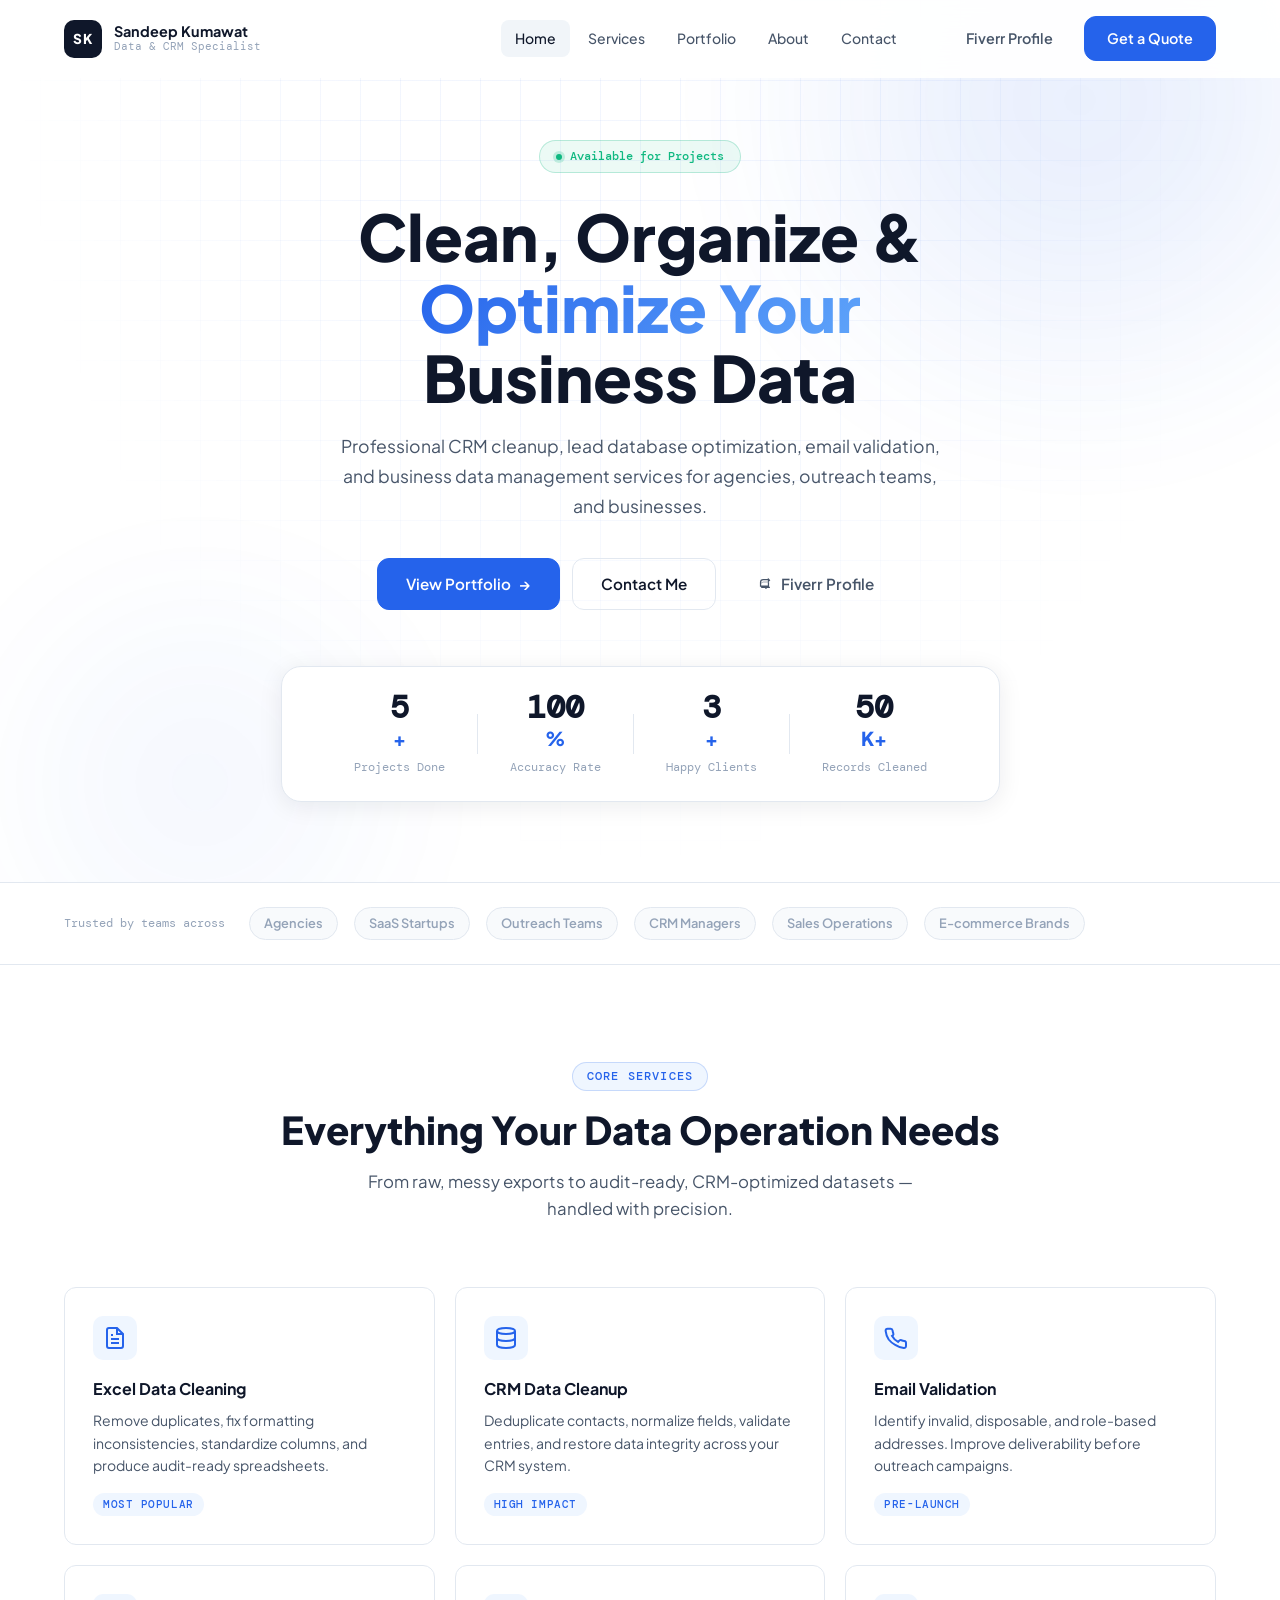
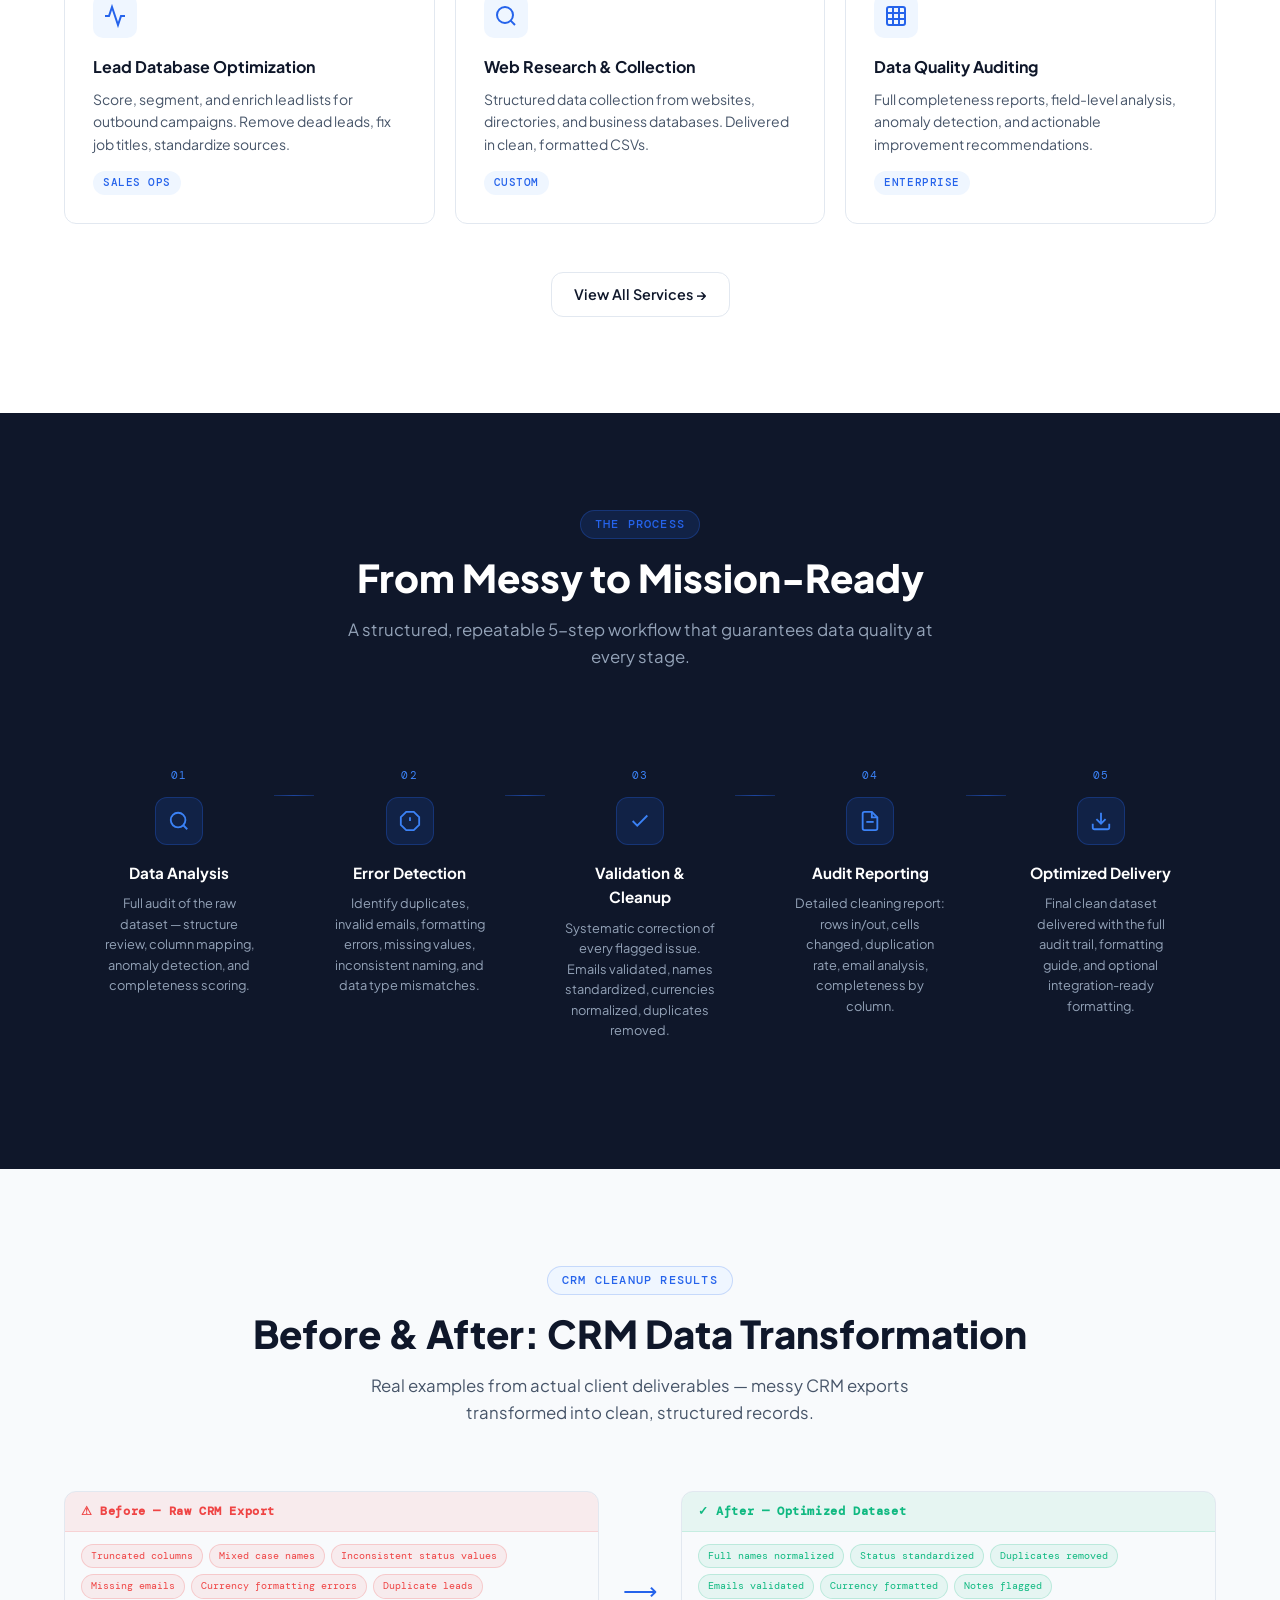
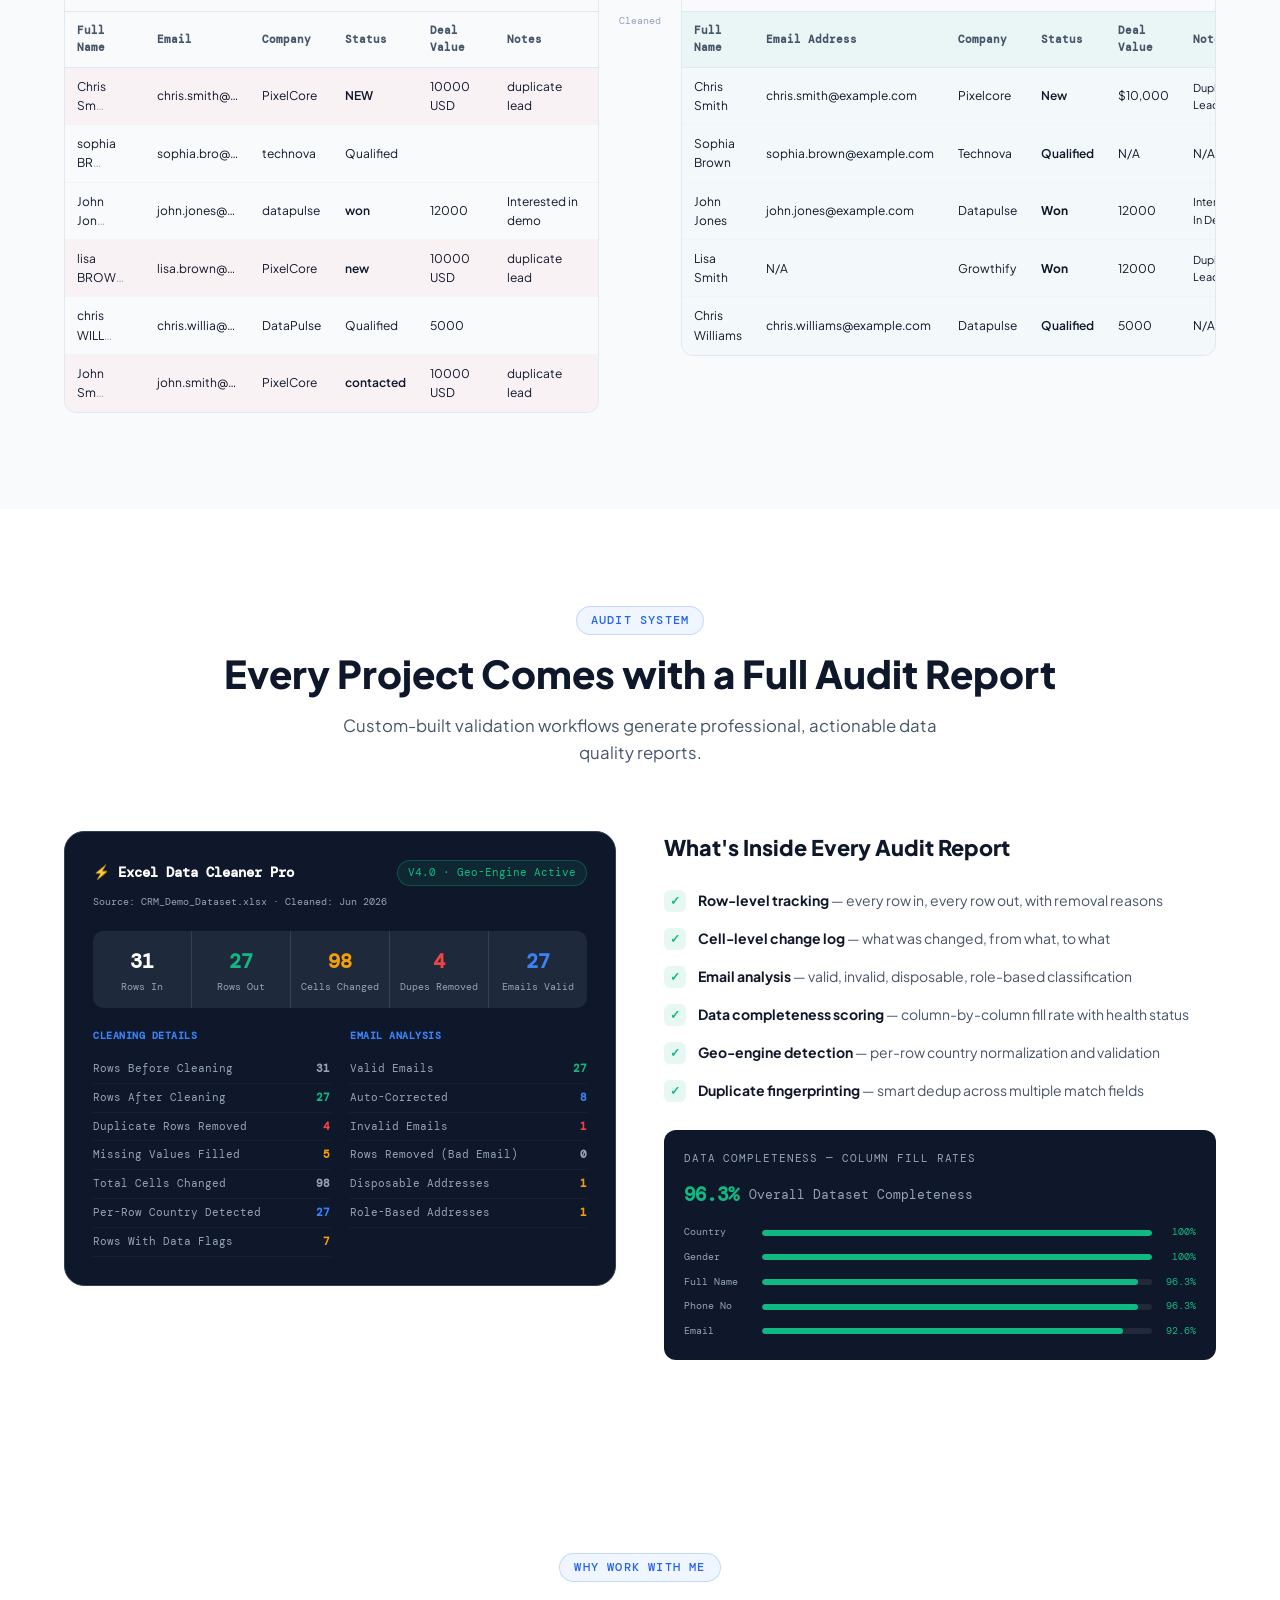
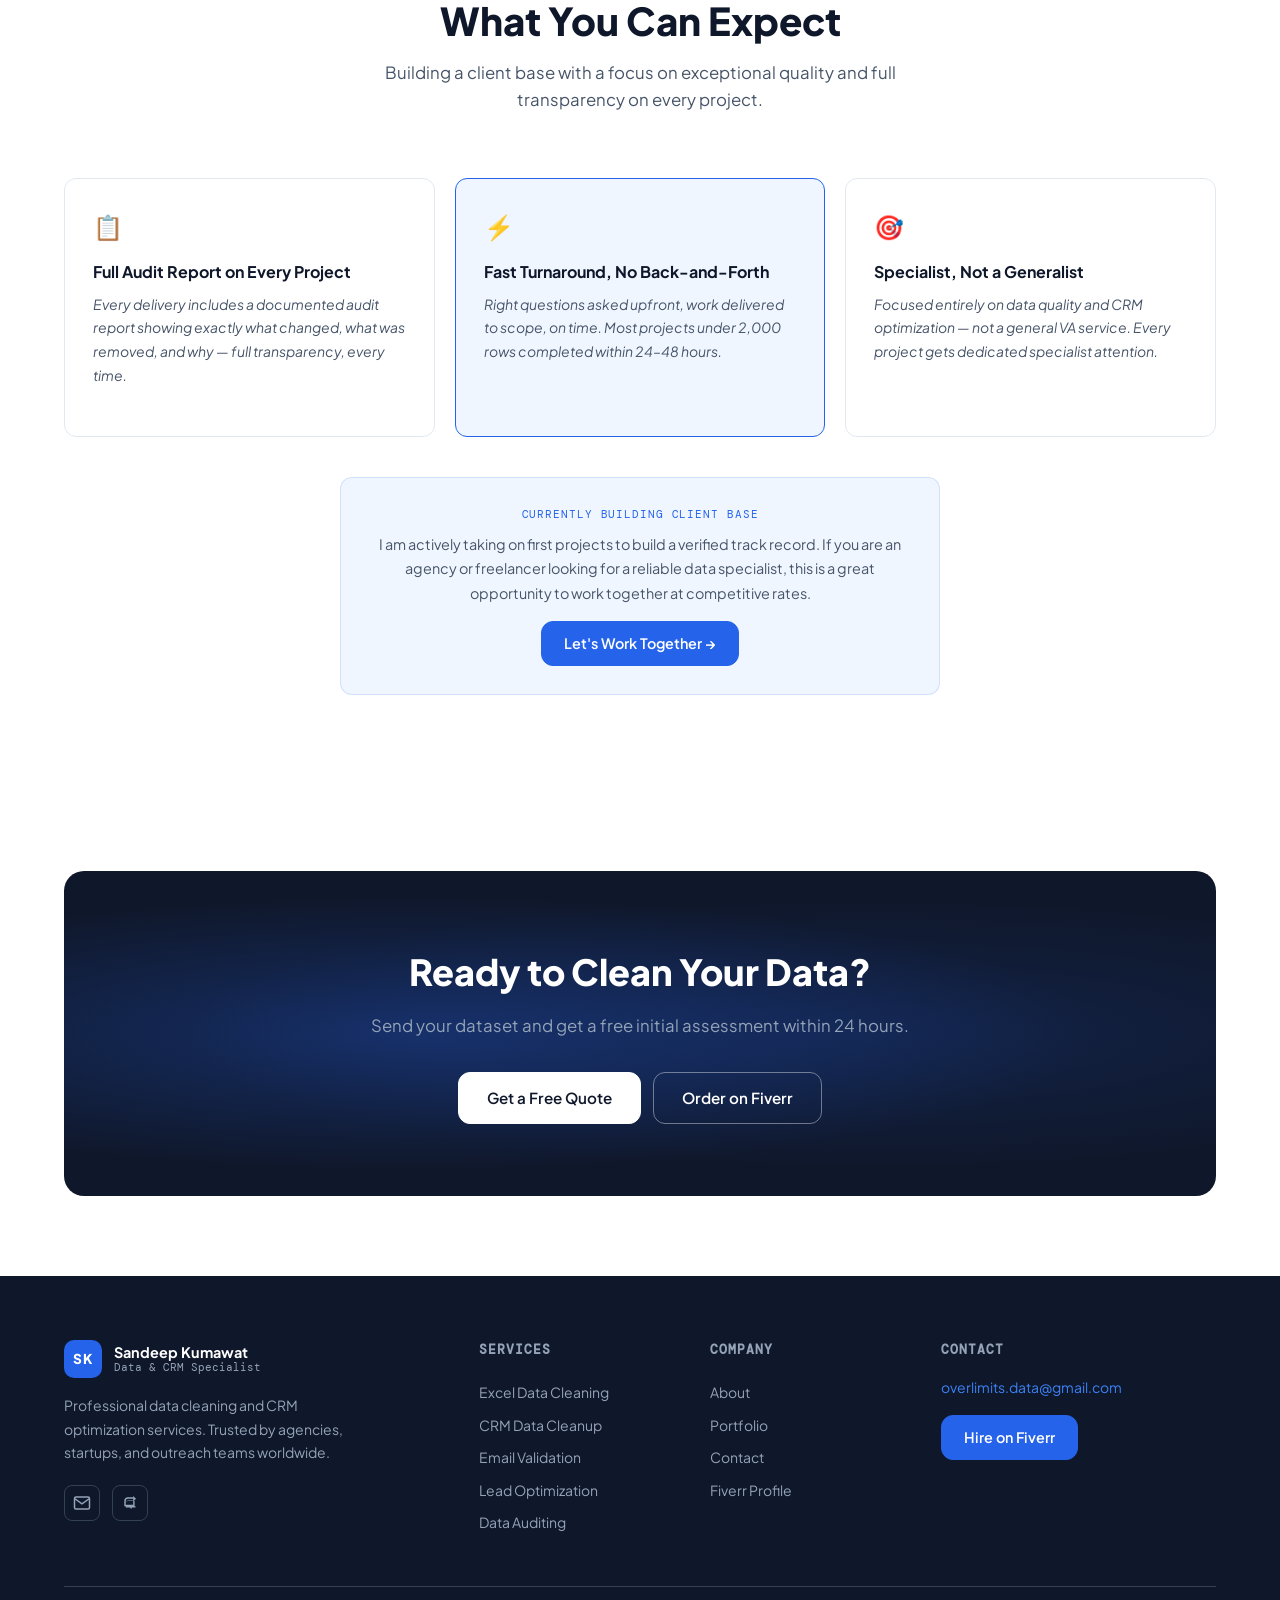
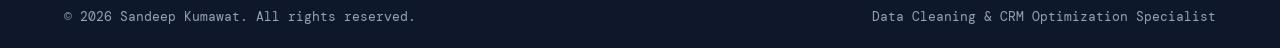
<file: index.html>
<!DOCTYPE html>
<html lang="en">
<head>
  <meta charset="UTF-8" />
  <link rel="icon" type="image/svg+xml" href="assets/favicon.svg"/>
  <meta name="viewport" content="width=device-width, initial-scale=1.0"/>
  <title>Sandeep Kumawat — Data Cleaning & CRM Optimization Expert</title>
  <meta name="description" content="Professional CRM cleanup, lead database optimization, email validation, and business data management services for agencies, outreach teams, and businesses."/>
  <link rel="preconnect" href="https://fonts.googleapis.com"/>
  <link rel="preconnect" href="https://fonts.gstatic.com" crossorigin/>
  <link href="https://fonts.googleapis.com/css2?family=Plus+Jakarta+Sans:wght@300;400;500;600;700;800&family=DM+Mono:wght@400;500&display=swap" rel="stylesheet"/>
  <link rel="stylesheet" href="css/style.css"/>
  <link rel="stylesheet" href="css/home.css"/>
</head>
<body>

<!-- NAV -->
<nav class="nav" id="nav">
  <div class="nav-inner">
    <a href="index.html" class="nav-logo">
      <span class="logo-mark">SK</span>
      <div class="logo-text">
        <span class="logo-name">Sandeep Kumawat</span>
        <span class="logo-role">Data & CRM Specialist</span>
      </div>
    </a>
    <ul class="nav-links">
      <li><a href="index.html" class="nav-link active">Home</a></li>
      <li><a href="pages/services.html" class="nav-link">Services</a></li>
      <li><a href="pages/portfolio.html" class="nav-link">Portfolio</a></li>
      <li><a href="pages/about.html" class="nav-link">About</a></li>
      <li><a href="pages/contact.html" class="nav-link">Contact</a></li>
    </ul>
    <div class="nav-cta">
      <a href="https://www.fiverr.com/john_snow_10?public_mode=true" target="_blank" class="btn btn-ghost">Fiverr Profile</a>
      <a href="pages/contact.html" class="btn btn-primary">Get a Quote</a>
    </div>
    <button class="hamburger" id="hamburger" aria-label="Toggle menu">
      <span></span><span></span><span></span>
    </button>
  </div>
  <div class="mobile-menu" id="mobileMenu">
    <ul>
      <li><a href="index.html">Home</a></li>
      <li><a href="pages/services.html">Services</a></li>
      <li><a href="pages/portfolio.html">Portfolio</a></li>
      <li><a href="pages/about.html">About</a></li>
      <li><a href="pages/contact.html">Contact</a></li>
      <li><a href="https://www.fiverr.com/john_snow_10?public_mode=true" target="_blank">Fiverr Profile</a></li>
    </ul>
  </div>
</nav>

<!-- HERO -->
<section class="hero">
  <div class="hero-bg">
    <div class="hero-grid"></div>
    <div class="hero-orb hero-orb-1"></div>
    <div class="hero-orb hero-orb-2"></div>
  </div>
  <div class="container">
    <div class="hero-badge">
      <span class="badge-dot"></span>
      Available for Projects
    </div>
    <h1 class="hero-h1">Clean, Organize &<br/><span class="hero-accent">Optimize Your</span><br/>Business Data</h1>
    <p class="hero-sub">Professional CRM cleanup, lead database optimization, email validation, and business data management services for agencies, outreach teams, and businesses.</p>
    <div class="hero-actions">
      <a href="pages/portfolio.html" class="btn btn-primary btn-lg">View Portfolio <span class="btn-arrow">→</span></a>
      <a href="pages/contact.html" class="btn btn-outline btn-lg">Contact Me</a>
      <a href="https://www.fiverr.com/john_snow_10?public_mode=true" target="_blank" class="btn btn-ghost btn-lg">
        <svg width="16" height="16" viewBox="0 0 24 24" fill="currentColor"><path d="M16.25 16.25v-7.5H9.375A3.125 3.125 0 0 0 6.25 11.875V16.25H4.375V9.375A5 5 0 0 1 9.375 4.375H16.25V2.5l3.75 3.75-3.75 3.75V6.25H9.375A3.125 3.125 0 0 0 6.25 9.375v.937a5 5 0 0 1 3.125-1.062H18.125V16.25h1.25V18.125h-5v1.25h-1.875v-1.25H8.125V18.125H6.25V16.25H4.375v-1.875h13.75v1.875H16.25z"/></svg>
        Fiverr Profile
      </a>
    </div>
    <div class="hero-stats">
      <div class="stat"><span class="stat-num" data-target="5">0</span><span class="stat-suffix">+</span><span class="stat-label">Projects Done</span></div>
      <div class="stat-divider"></div>
      <div class="stat"><span class="stat-num" data-target="100">0</span><span class="stat-suffix">%</span><span class="stat-label">Accuracy Rate</span></div>
      <div class="stat-divider"></div>
      <div class="stat"><span class="stat-num" data-target="3">0</span><span class="stat-suffix">+</span><span class="stat-label">Happy Clients</span></div>
      <div class="stat-divider"></div>
      <div class="stat"><span class="stat-num" data-target="50">0</span><span class="stat-suffix">K+</span><span class="stat-label">Records Cleaned</span></div>
    </div>
  </div>
</section>

<!-- TRUST STRIP -->
<section class="trust-strip">
  <div class="container">
    <p class="trust-label">Trusted by teams across</p>
    <div class="trust-logos">
      <span>Agencies</span>
      <span>SaaS Startups</span>
      <span>Outreach Teams</span>
      <span>CRM Managers</span>
      <span>Sales Operations</span>
      <span>E-commerce Brands</span>
    </div>
  </div>
</section>

<!-- SERVICES OVERVIEW -->
<section class="section" id="services">
  <div class="container">
    <div class="section-header">
      <span class="section-tag">Core Services</span>
      <h2 class="section-title">Everything Your Data Operation Needs</h2>
      <p class="section-sub">From raw, messy exports to audit-ready, CRM-optimized datasets — handled with precision.</p>
    </div>
    <div class="services-grid">
      <div class="service-card" style="--delay:0s">
        <div class="service-icon">
          <svg width="24" height="24" viewBox="0 0 24 24" fill="none" stroke="currentColor" stroke-width="2"><path d="M14 2H6a2 2 0 0 0-2 2v16a2 2 0 0 0 2 2h12a2 2 0 0 0 2-2V8z"/><polyline points="14 2 14 8 20 8"/><line x1="16" y1="13" x2="8" y2="13"/><line x1="16" y1="17" x2="8" y2="17"/><polyline points="10 9 9 9 8 9"/></svg>
        </div>
        <h3>Excel Data Cleaning</h3>
        <p>Remove duplicates, fix formatting inconsistencies, standardize columns, and produce audit-ready spreadsheets.</p>
        <span class="service-tag">Most Popular</span>
      </div>
      <div class="service-card" style="--delay:0.1s">
        <div class="service-icon">
          <svg width="24" height="24" viewBox="0 0 24 24" fill="none" stroke="currentColor" stroke-width="2"><ellipse cx="12" cy="5" rx="9" ry="3"/><path d="M21 12c0 1.66-4 3-9 3s-9-1.34-9-3"/><path d="M3 5v14c0 1.66 4 3 9 3s9-1.34 9-3V5"/></svg>
        </div>
        <h3>CRM Data Cleanup</h3>
        <p>Deduplicate contacts, normalize fields, validate entries, and restore data integrity across your CRM system.</p>
        <span class="service-tag">High Impact</span>
      </div>
      <div class="service-card" style="--delay:0.2s">
        <div class="service-icon">
          <svg width="24" height="24" viewBox="0 0 24 24" fill="none" stroke="currentColor" stroke-width="2"><path d="M22 16.92v3a2 2 0 0 1-2.18 2 19.79 19.79 0 0 1-8.63-3.07A19.5 19.5 0 0 1 4.69 13.5a19.79 19.79 0 0 1-3.07-8.67A2 2 0 0 1 3.6 2.84h3a2 2 0 0 1 2 1.72 12.84 12.84 0 0 0 .7 2.81 2 2 0 0 1-.45 2.11L8.09 9.91a16 16 0 0 0 6 6l1.27-1.27a2 2 0 0 1 2.11-.45 12.84 12.84 0 0 0 2.81.7A2 2 0 0 1 22 16.92z"/></svg>
        </div>
        <h3>Email Validation</h3>
        <p>Identify invalid, disposable, and role-based addresses. Improve deliverability before outreach campaigns.</p>
        <span class="service-tag">Pre-Launch</span>
      </div>
      <div class="service-card" style="--delay:0.3s">
        <div class="service-icon">
          <svg width="24" height="24" viewBox="0 0 24 24" fill="none" stroke="currentColor" stroke-width="2"><polyline points="22 12 18 12 15 21 9 3 6 12 2 12"/></svg>
        </div>
        <h3>Lead Database Optimization</h3>
        <p>Score, segment, and enrich lead lists for outbound campaigns. Remove dead leads, fix job titles, standardize sources.</p>
        <span class="service-tag">Sales Ops</span>
      </div>
      <div class="service-card" style="--delay:0.4s">
        <div class="service-icon">
          <svg width="24" height="24" viewBox="0 0 24 24" fill="none" stroke="currentColor" stroke-width="2"><circle cx="11" cy="11" r="8"/><line x1="21" y1="21" x2="16.65" y2="16.65"/></svg>
        </div>
        <h3>Web Research & Collection</h3>
        <p>Structured data collection from websites, directories, and business databases. Delivered in clean, formatted CSVs.</p>
        <span class="service-tag">Custom</span>
      </div>
      <div class="service-card" style="--delay:0.5s">
        <div class="service-icon">
          <svg width="24" height="24" viewBox="0 0 24 24" fill="none" stroke="currentColor" stroke-width="2"><rect x="3" y="3" width="18" height="18" rx="2" ry="2"/><line x1="3" y1="9" x2="21" y2="9"/><line x1="3" y1="15" x2="21" y2="15"/><line x1="9" y1="3" x2="9" y2="21"/><line x1="15" y1="3" x2="15" y2="21"/></svg>
        </div>
        <h3>Data Quality Auditing</h3>
        <p>Full completeness reports, field-level analysis, anomaly detection, and actionable improvement recommendations.</p>
        <span class="service-tag">Enterprise</span>
      </div>
    </div>
    <div class="section-footer">
      <a href="pages/services.html" class="btn btn-outline">View All Services →</a>
    </div>
  </div>
</section>

<!-- WORKFLOW -->
<section class="section section-dark" id="workflow">
  <div class="container">
    <div class="section-header light">
      <span class="section-tag">The Process</span>
      <h2 class="section-title">From Messy to Mission-Ready</h2>
      <p class="section-sub">A structured, repeatable 5-step workflow that guarantees data quality at every stage.</p>
    </div>
    <div class="workflow-steps">
      <div class="workflow-step">
        <div class="step-num">01</div>
        <div class="step-icon">
          <svg width="22" height="22" viewBox="0 0 24 24" fill="none" stroke="currentColor" stroke-width="2"><circle cx="11" cy="11" r="8"/><line x1="21" y1="21" x2="16.65" y2="16.65"/></svg>
        </div>
        <h3>Data Analysis</h3>
        <p>Full audit of the raw dataset — structure review, column mapping, anomaly detection, and completeness scoring.</p>
      </div>
      <div class="workflow-connector"><div class="connector-line"></div></div>
      <div class="workflow-step">
        <div class="step-num">02</div>
        <div class="step-icon">
          <svg width="22" height="22" viewBox="0 0 24 24" fill="none" stroke="currentColor" stroke-width="2"><polygon points="7.86 2 16.14 2 22 7.86 22 16.14 16.14 22 7.86 22 2 16.14 2 7.86 7.86 2"/><line x1="12" y1="8" x2="12" y2="12"/><line x1="12" y1="16" x2="12.01" y2="16"/></svg>
        </div>
        <h3>Error Detection</h3>
        <p>Identify duplicates, invalid emails, formatting errors, missing values, inconsistent naming, and data type mismatches.</p>
      </div>
      <div class="workflow-connector"><div class="connector-line"></div></div>
      <div class="workflow-step">
        <div class="step-num">03</div>
        <div class="step-icon">
          <svg width="22" height="22" viewBox="0 0 24 24" fill="none" stroke="currentColor" stroke-width="2"><polyline points="20 6 9 17 4 12"/></svg>
        </div>
        <h3>Validation & Cleanup</h3>
        <p>Systematic correction of every flagged issue. Emails validated, names standardized, currencies normalized, duplicates removed.</p>
      </div>
      <div class="workflow-connector"><div class="connector-line"></div></div>
      <div class="workflow-step">
        <div class="step-num">04</div>
        <div class="step-icon">
          <svg width="22" height="22" viewBox="0 0 24 24" fill="none" stroke="currentColor" stroke-width="2"><path d="M14 2H6a2 2 0 0 0-2 2v16a2 2 0 0 0 2 2h12a2 2 0 0 0 2-2V8z"/><polyline points="14 2 14 8 20 8"/><line x1="16" y1="13" x2="8" y2="13"/></svg>
        </div>
        <h3>Audit Reporting</h3>
        <p>Detailed cleaning report: rows in/out, cells changed, duplication rate, email analysis, completeness by column.</p>
      </div>
      <div class="workflow-connector"><div class="connector-line"></div></div>
      <div class="workflow-step">
        <div class="step-num">05</div>
        <div class="step-icon">
          <svg width="22" height="22" viewBox="0 0 24 24" fill="none" stroke="currentColor" stroke-width="2"><path d="M21 15v4a2 2 0 0 1-2 2H5a2 2 0 0 1-2-2v-4"/><polyline points="7 10 12 15 17 10"/><line x1="12" y1="15" x2="12" y2="3"/></svg>
        </div>
        <h3>Optimized Delivery</h3>
        <p>Final clean dataset delivered with the full audit trail, formatting guide, and optional integration-ready formatting.</p>
      </div>
    </div>
  </div>
</section>

<!-- CRM BEFORE/AFTER -->
<section class="section section-gray" id="crm">
  <div class="container">
    <div class="section-header">
      <span class="section-tag">CRM Cleanup Results</span>
      <h2 class="section-title">Before & After: CRM Data Transformation</h2>
      <p class="section-sub">Real examples from actual client deliverables — messy CRM exports transformed into clean, structured records.</p>
    </div>
    <div class="ba-container">
      <div class="ba-panel ba-before">
        <div class="ba-label bad">⚠ Before — Raw CRM Export</div>
        <div class="ba-issues">
          <span class="issue-tag">Truncated columns</span>
          <span class="issue-tag">Mixed case names</span>
          <span class="issue-tag">Inconsistent status values</span>
          <span class="issue-tag">Missing emails</span>
          <span class="issue-tag">Currency formatting errors</span>
          <span class="issue-tag">Duplicate leads</span>
        </div>
        <div class="ba-table-wrap">
          <table class="ba-table">
            <thead>
              <tr><th>Full Name</th><th>Email</th><th>Company</th><th>Status</th><th>Deal Value</th><th>Notes</th></tr>
            </thead>
            <tbody>
              <tr class="row-bad"><td>Chris Sm<span class="trunc">…</span></td><td>chris.smith@…</td><td>PixelCore</td><td class="status-bad">NEW</td><td>10000 USD</td><td>duplicate lead</td></tr>
              <tr><td>sophia BR<span class="trunc">…</span></td><td>sophia.bro@…</td><td>technova</td><td>Qualified</td><td></td><td></td></tr>
              <tr><td>John Jon<span class="trunc">…</span></td><td>john.jones@…</td><td>datapulse</td><td class="status-bad">won</td><td>12000</td><td>Interested in demo</td></tr>
              <tr class="row-bad"><td>lisa BROW<span class="trunc">…</span></td><td>lisa.brown@…</td><td>PixelCore</td><td class="status-bad">new</td><td>10000 USD</td><td>duplicate lead</td></tr>
              <tr><td>chris WILL<span class="trunc">…</span></td><td>chris.willia@…</td><td>DataPulse</td><td>Qualified</td><td>5000</td><td></td></tr>
              <tr class="row-bad"><td>John Sm<span class="trunc">…</span></td><td>john.smith@…</td><td>PixelCore</td><td class="status-bad">contacted</td><td>10000 USD</td><td>duplicate lead</td></tr>
            </tbody>
          </table>
        </div>
      </div>
      <div class="ba-arrow">
        <div class="ba-arrow-icon">⟶</div>
        <div class="ba-arrow-label">Cleaned</div>
      </div>
      <div class="ba-panel ba-after">
        <div class="ba-label good">✓ After — Optimized Dataset</div>
        <div class="ba-issues good-tags">
          <span class="issue-tag good-tag">Full names normalized</span>
          <span class="issue-tag good-tag">Status standardized</span>
          <span class="issue-tag good-tag">Duplicates removed</span>
          <span class="issue-tag good-tag">Emails validated</span>
          <span class="issue-tag good-tag">Currency formatted</span>
          <span class="issue-tag good-tag">Notes flagged</span>
        </div>
        <div class="ba-table-wrap">
          <table class="ba-table after-table">
            <thead>
              <tr><th>Full Name</th><th>Email Address</th><th>Company</th><th>Status</th><th>Deal Value</th><th>Notes</th></tr>
            </thead>
            <tbody>
              <tr><td>Chris Smith</td><td>chris.smith@example.com</td><td>Pixelcore</td><td class="status-good">New</td><td>$10,000</td><td class="note-flag">Duplicate Lead</td></tr>
              <tr><td>Sophia Brown</td><td>sophia.brown@example.com</td><td>Technova</td><td class="status-qual">Qualified</td><td>N/A</td><td>N/A</td></tr>
              <tr><td>John Jones</td><td>john.jones@example.com</td><td>Datapulse</td><td class="status-won">Won</td><td>12000</td><td class="note-demo">Interested In Demo</td></tr>
              <tr><td>Lisa Smith</td><td>N/A</td><td>Growthify</td><td class="status-won">Won</td><td>12000</td><td class="note-flag">Duplicate Lead</td></tr>
              <tr><td>Chris Williams</td><td>chris.williams@example.com</td><td>Datapulse</td><td class="status-qual">Qualified</td><td>5000</td><td>N/A</td></tr>
            </tbody>
          </table>
        </div>
      </div>
    </div>
  </div>
</section>

<!-- AUDIT SHOWCASE -->
<section class="section" id="audit">
  <div class="container">
    <div class="section-header">
      <span class="section-tag">Audit System</span>
      <h2 class="section-title">Every Project Comes with a Full Audit Report</h2>
      <p class="section-sub">Custom-built validation workflows generate professional, actionable data quality reports.</p>
    </div>
    <div class="audit-showcase">
      <div class="audit-left">
        <div class="audit-report-card">
          <div class="report-header">
            <div class="report-logo">⚡ Excel Data Cleaner Pro</div>
            <div class="report-badge">V4.0 · Geo-Engine Active</div>
          </div>
          <div class="report-meta">Source: CRM_Demo_Dataset.xlsx · Cleaned: Jun 2026</div>
          <div class="report-stats">
            <div class="rs"><span class="rs-val">31</span><span class="rs-lbl">Rows In</span></div>
            <div class="rs"><span class="rs-val green">27</span><span class="rs-lbl">Rows Out</span></div>
            <div class="rs"><span class="rs-val orange">98</span><span class="rs-lbl">Cells Changed</span></div>
            <div class="rs"><span class="rs-val red">4</span><span class="rs-lbl">Dupes Removed</span></div>
            <div class="rs"><span class="rs-val blue">27</span><span class="rs-lbl">Emails Valid</span></div>
          </div>
          <div class="report-body">
            <div class="report-col">
              <div class="report-section-title">Cleaning Details</div>
              <div class="rr"><span>Rows Before Cleaning</span><span class="rv">31</span></div>
              <div class="rr"><span>Rows After Cleaning</span><span class="rv green">27</span></div>
              <div class="rr"><span>Duplicate Rows Removed</span><span class="rv red">4</span></div>
              <div class="rr"><span>Missing Values Filled</span><span class="rv orange">5</span></div>
              <div class="rr"><span>Total Cells Changed</span><span class="rv">98</span></div>
              <div class="rr"><span>Per-Row Country Detected</span><span class="rv blue">27</span></div>
              <div class="rr"><span>Rows With Data Flags</span><span class="rv orange">7</span></div>
            </div>
            <div class="report-col">
              <div class="report-section-title">Email Analysis</div>
              <div class="rr"><span>Valid Emails</span><span class="rv green">27</span></div>
              <div class="rr"><span>Auto-Corrected</span><span class="rv blue">8</span></div>
              <div class="rr"><span>Invalid Emails</span><span class="rv red">1</span></div>
              <div class="rr"><span>Rows Removed (Bad Email)</span><span class="rv">0</span></div>
              <div class="rr"><span>Disposable Addresses</span><span class="rv orange">1</span></div>
              <div class="rr"><span>Role-Based Addresses</span><span class="rv orange">1</span></div>
            </div>
          </div>
        </div>
      </div>
      <div class="audit-right">
        <h3>What's Inside Every Audit Report</h3>
        <ul class="audit-features">
          <li><span class="af-icon">✓</span><div><strong>Row-level tracking</strong> — every row in, every row out, with removal reasons</div></li>
          <li><span class="af-icon">✓</span><div><strong>Cell-level change log</strong> — what was changed, from what, to what</div></li>
          <li><span class="af-icon">✓</span><div><strong>Email analysis</strong> — valid, invalid, disposable, role-based classification</div></li>
          <li><span class="af-icon">✓</span><div><strong>Data completeness scoring</strong> — column-by-column fill rate with health status</div></li>
          <li><span class="af-icon">✓</span><div><strong>Geo-engine detection</strong> — per-row country normalization and validation</div></li>
          <li><span class="af-icon">✓</span><div><strong>Duplicate fingerprinting</strong> — smart dedup across multiple match fields</div></li>
        </ul>
        <div class="completeness-mini">
          <div class="cm-header">Data Completeness — Column Fill Rates</div>
          <div class="cm-overall"><span class="cm-pct">96.3%</span> <span>Overall Dataset Completeness</span></div>
          <div class="cm-bars">
            <div class="cm-bar"><span class="cm-label">Country</span><div class="cm-track"><div class="cm-fill" style="width:100%"></div></div><span class="cm-val">100%</span></div>
            <div class="cm-bar"><span class="cm-label">Gender</span><div class="cm-track"><div class="cm-fill" style="width:100%"></div></div><span class="cm-val">100%</span></div>
            <div class="cm-bar"><span class="cm-label">Full Name</span><div class="cm-track"><div class="cm-fill" style="width:96.3%"></div></div><span class="cm-val">96.3%</span></div>
            <div class="cm-bar"><span class="cm-label">Phone No</span><div class="cm-track"><div class="cm-fill" style="width:96.3%"></div></div><span class="cm-val">96.3%</span></div>
            <div class="cm-bar"><span class="cm-label">Email</span><div class="cm-track"><div class="cm-fill" style="width:92.6%"></div></div><span class="cm-val">92.6%</span></div>
          </div>
        </div>
      </div>
    </div>
  </div>
</section>

<!-- TESTIMONIALS -->
<section class="section" id="testimonials">
  <div class="container">
    <div class="section-header">
      <span class="section-tag">Why Work With Me</span>
      <h2 class="section-title">What You Can Expect</h2>
      <p class="section-sub">Building a client base with a focus on exceptional quality and full transparency on every project.</p>
    </div>
    <div class="testimonials-grid">
      <div class="testimonial-card">
        <div style="font-size:1.5rem;margin-bottom:14px;">📋</div>
        <h3 style="font-size:1rem;font-weight:700;margin-bottom:8px;color:var(--navy)">Full Audit Report on Every Project</h3>
        <p>Every delivery includes a documented audit report showing exactly what changed, what was removed, and why — full transparency, every time.</p>
      </div>
      <div class="testimonial-card featured-t">
        <div style="font-size:1.5rem;margin-bottom:14px;">⚡</div>
        <h3 style="font-size:1rem;font-weight:700;margin-bottom:8px;color:var(--navy)">Fast Turnaround, No Back-and-Forth</h3>
        <p>Right questions asked upfront, work delivered to scope, on time. Most projects under 2,000 rows completed within 24–48 hours.</p>
      </div>
      <div class="testimonial-card">
        <div style="font-size:1.5rem;margin-bottom:14px;">🎯</div>
        <h3 style="font-size:1rem;font-weight:700;margin-bottom:8px;color:var(--navy)">Specialist, Not a Generalist</h3>
        <p>Focused entirely on data quality and CRM optimization — not a general VA service. Every project gets dedicated specialist attention.</p>
      </div>
    </div>
    <div style="text-align:center;margin-top:40px;padding:28px 24px;background:var(--blue-pale);border:1px solid rgba(37,99,235,0.15);border-radius:var(--radius);max-width:600px;margin-left:auto;margin-right:auto;">
      <p style="font-family:var(--mono);font-size:0.7rem;color:var(--blue);text-transform:uppercase;letter-spacing:0.08em;margin-bottom:8px;">Currently Building Client Base</p>
      <p style="font-size:0.9rem;color:var(--gray-600);line-height:1.7;">I am actively taking on first projects to build a verified track record. If you are an agency or freelancer looking for a reliable data specialist, this is a great opportunity to work together at competitive rates.</p>
      <a href="pages/contact.html" class="btn btn-primary" style="margin-top:16px;display:inline-flex">Let's Work Together →</a>
    </div>
  </div>
</section>

<!-- CONTACT CTA -->
<section class="section cta-section">
  <div class="container">
    <div class="cta-card">
      <div class="cta-bg"></div>
      <div class="cta-content">
        <h2>Ready to Clean Your Data?</h2>
        <p>Send your dataset and get a free initial assessment within 24 hours.</p>
        <div class="cta-actions">
          <a href="pages/contact.html" class="btn btn-white btn-lg">Get a Free Quote</a>
          <a href="https://www.fiverr.com/john_snow_10?public_mode=true" target="_blank" class="btn btn-outline-white btn-lg">Order on Fiverr</a>
        </div>
      </div>
    </div>
  </div>
</section>

<!-- FOOTER -->
<footer class="footer">
  <div class="container">
    <div class="footer-grid">
      <div class="footer-brand">
        <div class="nav-logo">
          <span class="logo-mark">SK</span>
          <div class="logo-text">
            <span class="logo-name">Sandeep Kumawat</span>
            <span class="logo-role">Data & CRM Specialist</span>
          </div>
        </div>
        <p>Professional data cleaning and CRM optimization services. Trusted by agencies, startups, and outreach teams worldwide.</p>
        <div class="footer-social">
          <a href="mailto:overlimits.data@gmail.com" aria-label="Email">
            <svg width="18" height="18" viewBox="0 0 24 24" fill="none" stroke="currentColor" stroke-width="2"><path d="M4 4h16c1.1 0 2 .9 2 2v12c0 1.1-.9 2-2 2H4c-1.1 0-2-.9-2-2V6c0-1.1.9-2 2-2z"/><polyline points="22,6 12,13 2,6"/></svg>
          </a>
          <a href="https://www.fiverr.com/john_snow_10?public_mode=true" target="_blank" aria-label="Fiverr">
            <svg width="18" height="18" viewBox="0 0 24 24" fill="currentColor"><path d="M16.25 16.25v-7.5H9.375A3.125 3.125 0 0 0 6.25 11.875V16.25H4.375V9.375A5 5 0 0 1 9.375 4.375H16.25V2.5l3.75 3.75-3.75 3.75V6.25H9.375A3.125 3.125 0 0 0 6.25 9.375v.937a5 5 0 0 1 3.125-1.062H18.125V16.25h1.25V18.125h-5v1.25h-1.875v-1.25H8.125V18.125H6.25V16.25H4.375v-1.875h13.75v1.875H16.25z"/></svg>
          </a>
        </div>
      </div>
      <div class="footer-links">
        <h4>Services</h4>
        <ul>
          <li><a href="pages/services.html">Excel Data Cleaning</a></li>
          <li><a href="pages/services.html">CRM Data Cleanup</a></li>
          <li><a href="pages/services.html">Email Validation</a></li>
          <li><a href="pages/services.html">Lead Optimization</a></li>
          <li><a href="pages/services.html">Data Auditing</a></li>
        </ul>
      </div>
      <div class="footer-links">
        <h4>Company</h4>
        <ul>
          <li><a href="pages/about.html">About</a></li>
          <li><a href="pages/portfolio.html">Portfolio</a></li>
          <li><a href="pages/contact.html">Contact</a></li>
          <li><a href="https://www.fiverr.com/john_snow_10?public_mode=true" target="_blank">Fiverr Profile</a></li>
        </ul>
      </div>
      <div class="footer-contact">
        <h4>Contact</h4>
        <a href="mailto:overlimits.data@gmail.com" class="footer-email">overlimits.data@gmail.com</a>
        <a href="https://www.fiverr.com/john_snow_10?public_mode=true" target="_blank" class="btn btn-primary" style="margin-top:1rem;display:inline-block">Hire on Fiverr</a>
      </div>
    </div>
    <div class="footer-bottom">
      <span>© 2026 Sandeep Kumawat. All rights reserved.</span>
      <span>Data Cleaning & CRM Optimization Specialist</span>
    </div>
  </div>
</footer>

<script src="js/main.js"></script>
</body>
</html>
</file>
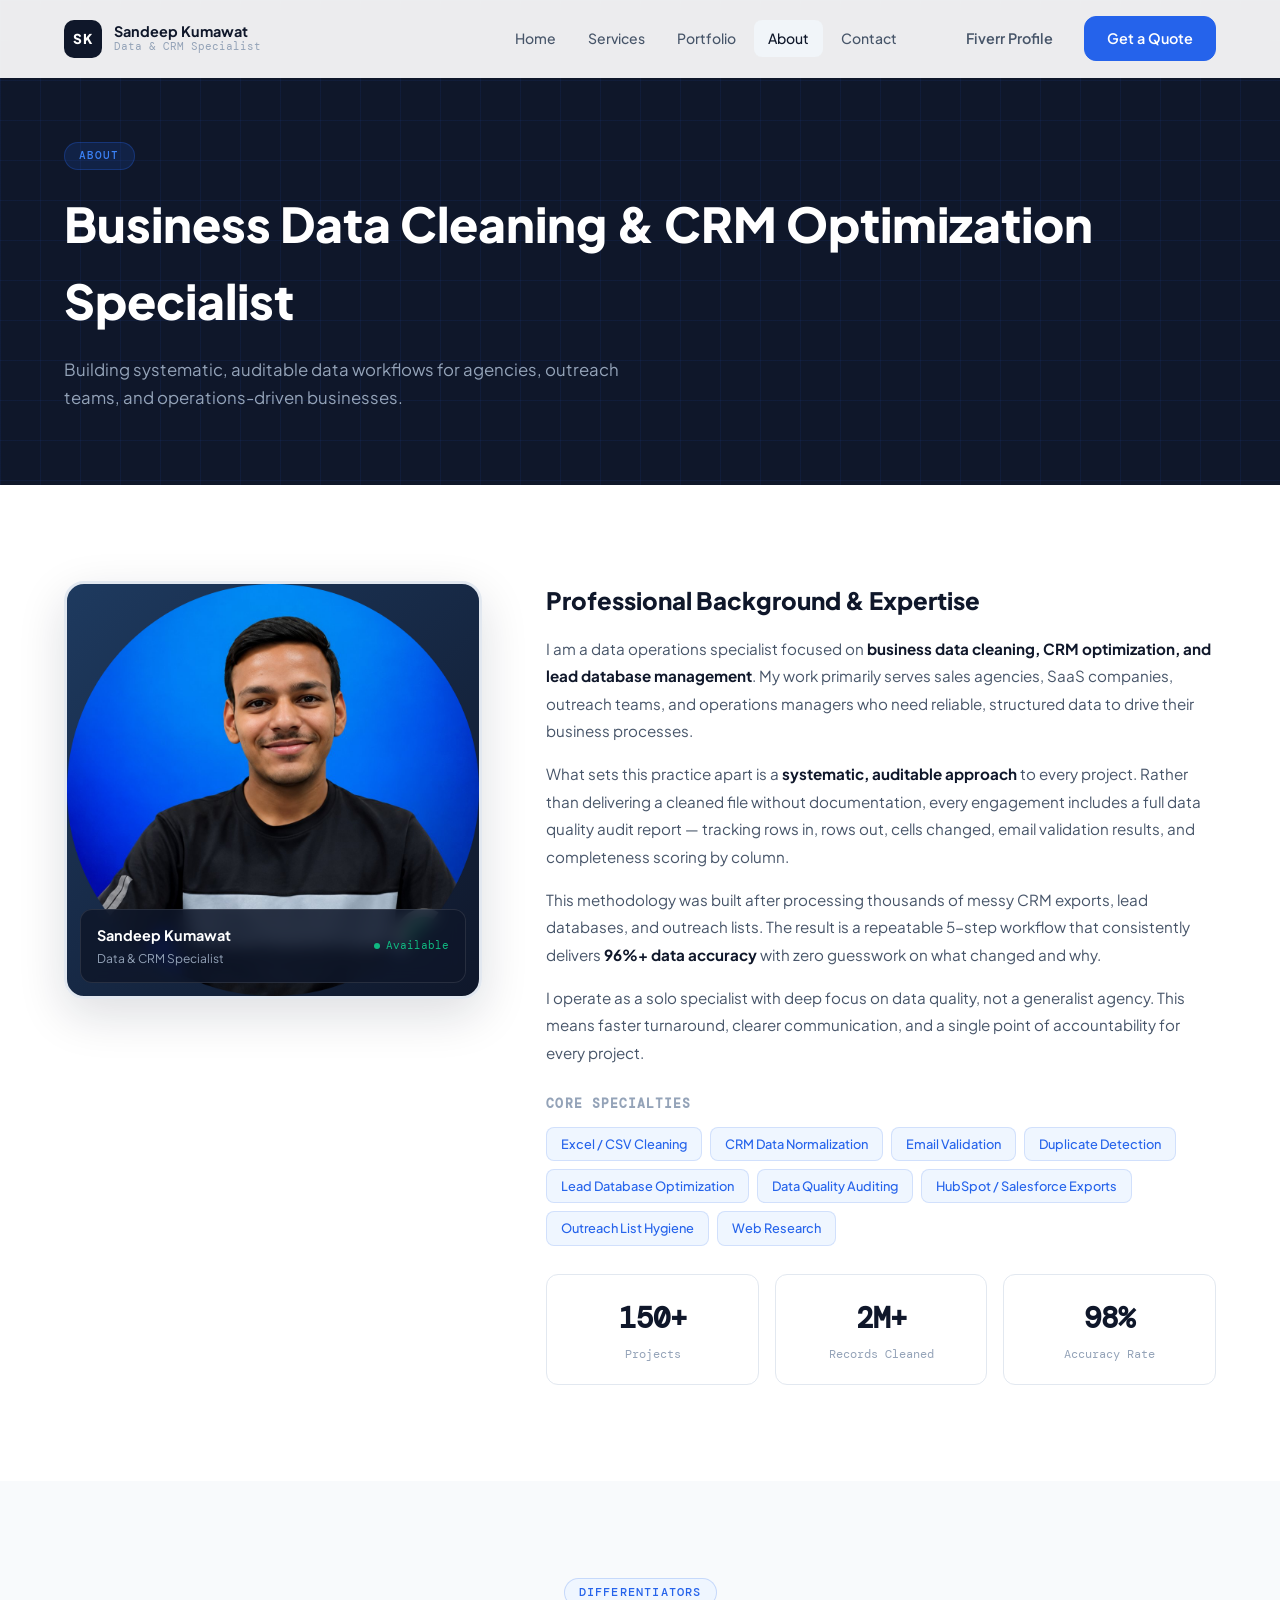
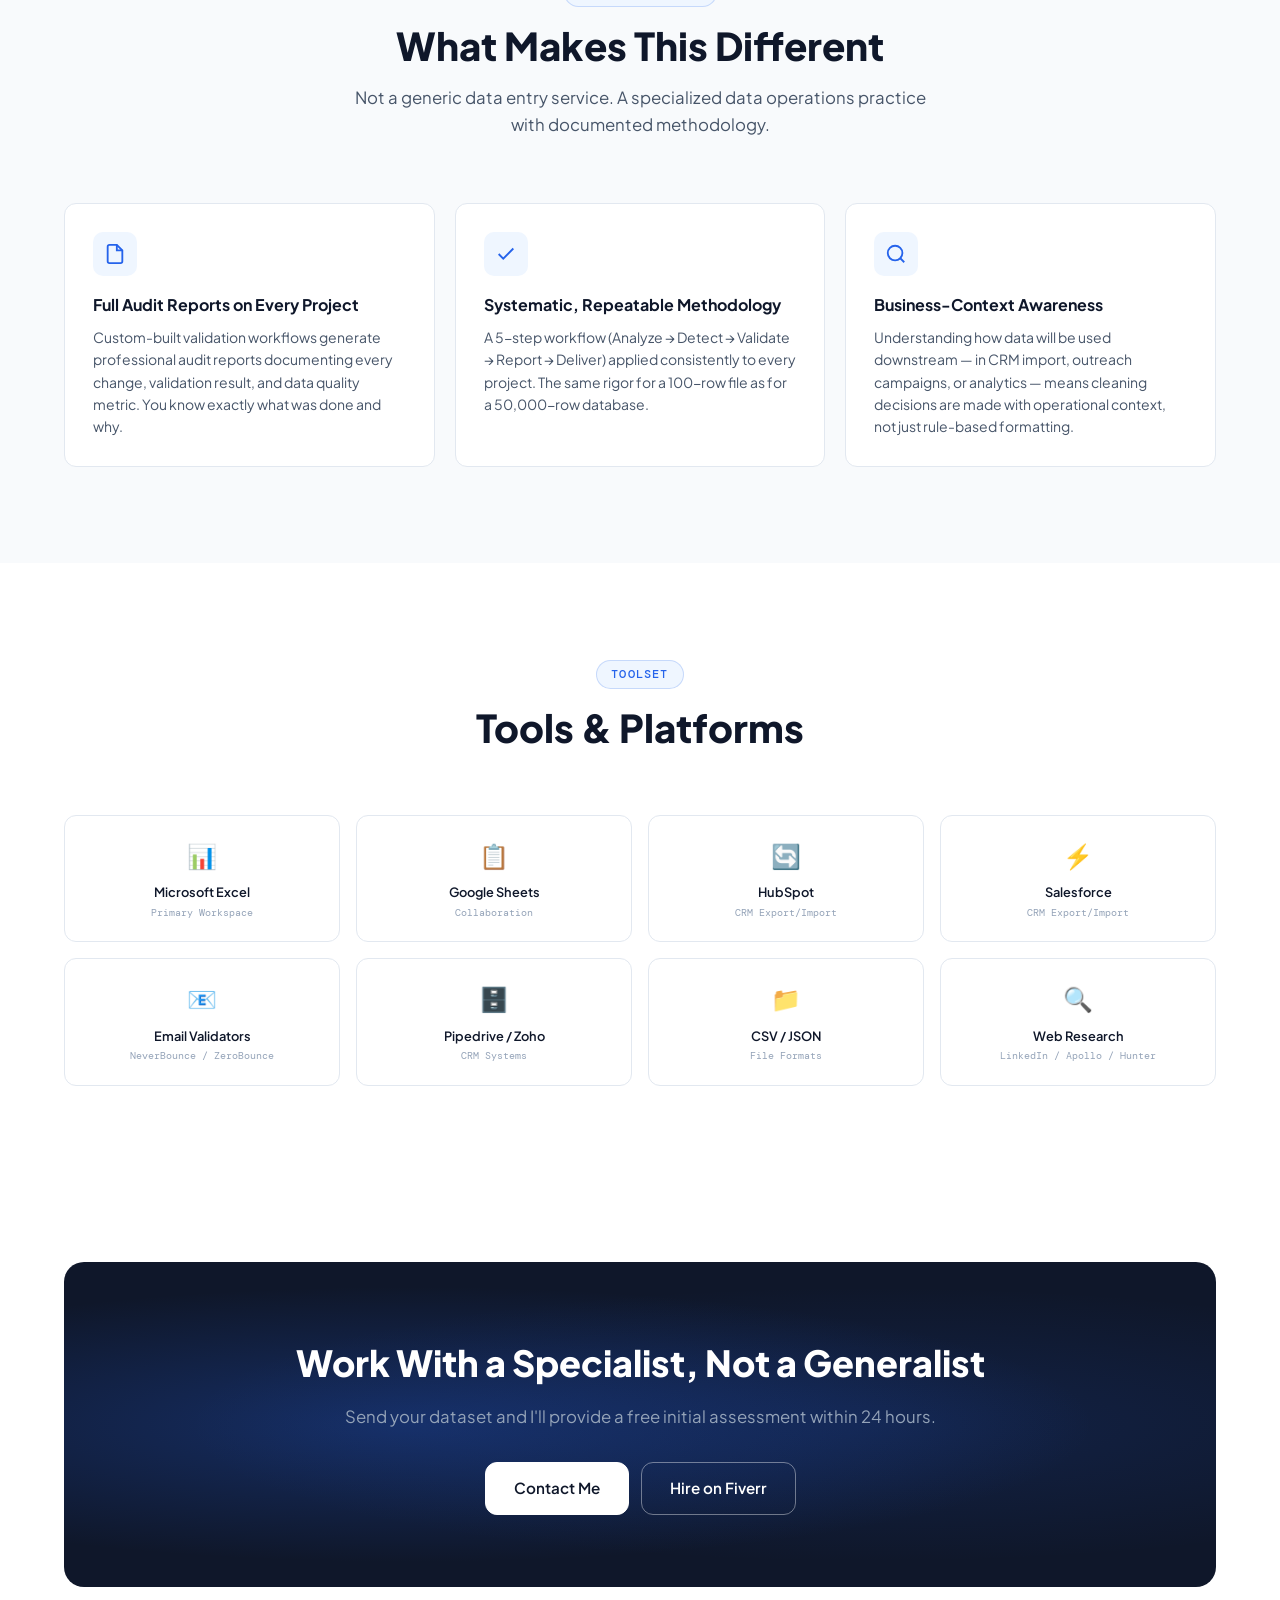
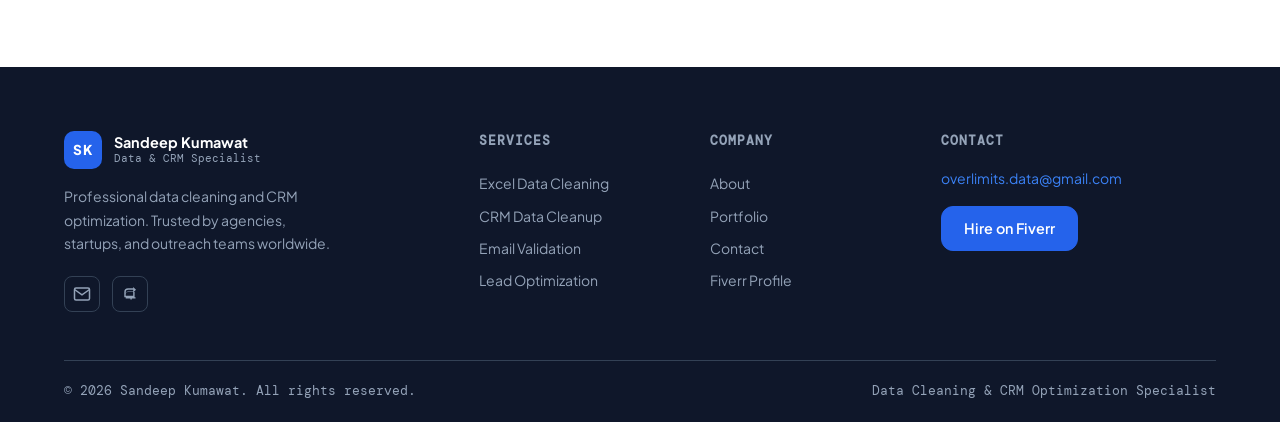
<file: pages/about.html>
<!DOCTYPE html>
<html lang="en">
<head>
  <meta charset="UTF-8"/>
  <link rel="icon" type="image/svg+xml" href="../assets/favicon.svg"/>
  <meta name="viewport" content="width=device-width, initial-scale=1.0"/>
  <title>About — Sandeep Kumawat | Data & CRM Specialist</title>
  <link rel="preconnect" href="https://fonts.googleapis.com"/>
  <link rel="preconnect" href="https://fonts.gstatic.com" crossorigin/>
  <link href="https://fonts.googleapis.com/css2?family=Plus+Jakarta+Sans:wght@300;400;500;600;700;800&family=DM+Mono:wght@400;500&display=swap" rel="stylesheet"/>
  <link rel="stylesheet" href="../css/style.css"/>
  <style>
    .page-hero { background: var(--navy); padding: 140px 0 72px; position: relative; overflow: hidden; }
    .page-hero::before { content: ''; position: absolute; inset: 0; background-image: linear-gradient(rgba(37,99,235,0.08) 1px, transparent 1px), linear-gradient(90deg, rgba(37,99,235,0.08) 1px, transparent 1px); background-size: 40px 40px; }
    .page-hero .container { position: relative; z-index: 1; }
    .page-hero-tag { display: inline-block; font-family: var(--mono); font-size: 0.7rem; font-weight: 500; letter-spacing: 0.1em; text-transform: uppercase; color: var(--blue-light); background: rgba(37,99,235,0.15); border: 1px solid rgba(37,99,235,0.3); padding: 4px 14px; border-radius: 100px; margin-bottom: 16px; }
    .page-hero h1 { font-size: clamp(2rem, 4vw, 3rem); font-weight: 800; color: var(--white); margin-bottom: 16px; }
    .page-hero p { font-size: 1.05rem; color: var(--gray-400); max-width: 560px; line-height: 1.7; }

    .about-intro { display: grid; grid-template-columns: 1fr 1.6fr; gap: 64px; align-items: start; }
    .about-photo-wrap {
      position: relative;
    }
    .about-photo {
      width: 100%;
      aspect-ratio: 1;
      border-radius: var(--radius-lg);
      background: linear-gradient(135deg, #1e3a5f, var(--navy));
      overflow: hidden;
      position: relative;
      border: 3px solid var(--gray-200);
      box-shadow: var(--shadow-lg);
    }
    .about-photo img {
      width: 100%;
      height: 100%;
      object-fit: cover;
      object-position: center top;
      display: block;
    }
    .about-photo-badge {
      position: absolute;
      bottom: 16px;
      left: 16px;
      right: 16px;
      background: rgba(15,23,42,0.85);
      backdrop-filter: blur(8px);
      border: 1px solid rgba(255,255,255,0.1);
      border-radius: 12px;
      padding: 14px 16px;
      display: flex;
      justify-content: space-between;
      align-items: center;
    }
    .apb-name { font-size: 0.9rem; font-weight: 700; color: var(--white); }
    .apb-role { font-size: 0.75rem; color: var(--gray-400); margin-top: 2px; }
    .apb-status { display: flex; align-items: center; gap: 6px; font-family: var(--mono); font-size: 0.7rem; color: var(--green); }
    .apb-dot { width: 6px; height: 6px; background: var(--green); border-radius: 50%; animation: pulse 2s ease infinite; }

    .about-content h2 { font-size: 1.5rem; font-weight: 800; color: var(--navy); margin-bottom: 16px; }
    .about-content p { font-size: 0.95rem; color: var(--gray-600); line-height: 1.8; margin-bottom: 16px; }
    .about-content strong { color: var(--navy); }

    .about-specialties { margin: 28px 0; }
    .about-specialties h3 { font-size: 0.8rem; font-family: var(--mono); font-weight: 700; letter-spacing: 0.08em; text-transform: uppercase; color: var(--gray-400); margin-bottom: 12px; }
    .specialty-tags { display: flex; flex-wrap: wrap; gap: 8px; }
    .spec-tag { font-size: 0.8rem; font-weight: 500; padding: 6px 14px; border-radius: 8px; background: var(--blue-pale); color: var(--blue); border: 1px solid rgba(37,99,235,0.15); }

    .about-numbers { display: grid; grid-template-columns: repeat(3, 1fr); gap: 16px; margin-top: 28px; }
    .an-item { padding: 20px; border: 1px solid var(--gray-200); border-radius: var(--radius); text-align: center; }
    .an-num { font-size: 1.8rem; font-weight: 800; font-family: var(--mono); color: var(--navy); }
    .an-lbl { font-size: 0.75rem; color: var(--gray-400); font-family: var(--mono); margin-top: 4px; }

    /* Differentiators */
    .diff-grid { display: grid; grid-template-columns: repeat(3, 1fr); gap: 20px; }
    .diff-card { padding: 28px; border: 1px solid var(--gray-200); border-radius: var(--radius); background: var(--white); }
    .diff-icon { width: 44px; height: 44px; background: var(--blue-pale); border-radius: 10px; display: grid; place-items: center; color: var(--blue); margin-bottom: 16px; }
    .diff-card h3 { font-size: 1rem; font-weight: 700; margin-bottom: 8px; }
    .diff-card p { font-size: 0.875rem; color: var(--gray-600); line-height: 1.6; }

    /* Toolset */
    .tools-grid { display: grid; grid-template-columns: repeat(4, 1fr); gap: 16px; }
    .tool-card { padding: 20px; border: 1px solid var(--gray-200); border-radius: var(--radius); text-align: center; background: var(--white); transition: all 0.2s; }
    .tool-card:hover { border-color: var(--blue); transform: translateY(-2px); }
    .tool-icon { font-size: 1.5rem; margin-bottom: 8px; }
    .tool-name { font-size: 0.8rem; font-weight: 600; color: var(--navy); }
    .tool-cat { font-size: 0.65rem; font-family: var(--mono); color: var(--gray-400); margin-top: 2px; }

    @media (max-width: 900px) {
      .about-intro { grid-template-columns: 1fr; }
      .about-photo { max-width: 320px; }
      .diff-grid { grid-template-columns: 1fr; }
      .tools-grid { grid-template-columns: repeat(2, 1fr); }
    }
    @media (max-width: 640px) {
      .about-numbers { grid-template-columns: repeat(2, 1fr); }
    }
  </style>
</head>
<body>
<nav class="nav" id="nav">
  <div class="nav-inner">
    <a href="../index.html" class="nav-logo"><span class="logo-mark">SK</span><div class="logo-text"><span class="logo-name">Sandeep Kumawat</span><span class="logo-role">Data & CRM Specialist</span></div></a>
    <ul class="nav-links">
      <li><a href="../index.html" class="nav-link">Home</a></li>
      <li><a href="services.html" class="nav-link">Services</a></li>
      <li><a href="portfolio.html" class="nav-link">Portfolio</a></li>
      <li><a href="about.html" class="nav-link active">About</a></li>
      <li><a href="contact.html" class="nav-link">Contact</a></li>
    </ul>
    <div class="nav-cta">
      <a href="https://www.fiverr.com/john_snow_10?public_mode=true" target="_blank" class="btn btn-ghost">Fiverr Profile</a>
      <a href="contact.html" class="btn btn-primary">Get a Quote</a>
    </div>
    <button class="hamburger" id="hamburger"><span></span><span></span><span></span></button>
  </div>
  <div class="mobile-menu" id="mobileMenu">
    <ul>
      <li><a href="../index.html">Home</a></li><li><a href="services.html">Services</a></li><li><a href="portfolio.html">Portfolio</a></li><li><a href="about.html">About</a></li><li><a href="contact.html">Contact</a></li>
      <li><a href="https://www.fiverr.com/john_snow_10?public_mode=true" target="_blank">Fiverr Profile</a></li>
    </ul>
  </div>
</nav>

<section class="page-hero">
  <div class="container">
    <span class="page-hero-tag">About</span>
    <h1>Business Data Cleaning & CRM Optimization Specialist</h1>
    <p>Building systematic, auditable data workflows for agencies, outreach teams, and operations-driven businesses.</p>
  </div>
</section>

<section class="section">
  <div class="container">
    <div class="about-intro">
      <div class="about-photo-wrap">
        <div class="about-photo">
          <img src="../assets/sandeep.png" alt="Sandeep Kumawat — Data & CRM Specialist"/>
        </div>
        <div class="about-photo-badge">
          <div>
            <div class="apb-name">Sandeep Kumawat</div>
            <div class="apb-role">Data & CRM Specialist</div>
          </div>
          <div class="apb-status"><div class="apb-dot"></div>Available</div>
        </div>
      </div>
      <div class="about-content">
        <h2>Professional Background & Expertise</h2>
        <p>I am a data operations specialist focused on <strong>business data cleaning, CRM optimization, and lead database management</strong>. My work primarily serves sales agencies, SaaS companies, outreach teams, and operations managers who need reliable, structured data to drive their business processes.</p>
        <p>What sets this practice apart is a <strong>systematic, auditable approach</strong> to every project. Rather than delivering a cleaned file without documentation, every engagement includes a full data quality audit report — tracking rows in, rows out, cells changed, email validation results, and completeness scoring by column.</p>
        <p>This methodology was built after processing thousands of messy CRM exports, lead databases, and outreach lists. The result is a repeatable 5-step workflow that consistently delivers <strong>96%+ data accuracy</strong> with zero guesswork on what changed and why.</p>
        <p>I operate as a solo specialist with deep focus on data quality, not a generalist agency. This means faster turnaround, clearer communication, and a single point of accountability for every project.</p>

        <div class="about-specialties">
          <h3>Core Specialties</h3>
          <div class="specialty-tags">
            <span class="spec-tag">Excel / CSV Cleaning</span>
            <span class="spec-tag">CRM Data Normalization</span>
            <span class="spec-tag">Email Validation</span>
            <span class="spec-tag">Duplicate Detection</span>
            <span class="spec-tag">Lead Database Optimization</span>
            <span class="spec-tag">Data Quality Auditing</span>
            <span class="spec-tag">HubSpot / Salesforce Exports</span>
            <span class="spec-tag">Outreach List Hygiene</span>
            <span class="spec-tag">Web Research</span>
          </div>
        </div>

        <div class="about-numbers">
          <div class="an-item"><div class="an-num">150+</div><div class="an-lbl">Projects</div></div>
          <div class="an-item"><div class="an-num">2M+</div><div class="an-lbl">Records Cleaned</div></div>
          <div class="an-item"><div class="an-num">98%</div><div class="an-lbl">Accuracy Rate</div></div>
        </div>
      </div>
    </div>
  </div>
</section>

<section class="section section-gray">
  <div class="container">
    <div class="section-header">
      <span class="section-tag">Differentiators</span>
      <h2 class="section-title">What Makes This Different</h2>
      <p class="section-sub">Not a generic data entry service. A specialized data operations practice with documented methodology.</p>
    </div>
    <div class="diff-grid">
      <div class="diff-card">
        <div class="diff-icon"><svg width="22" height="22" viewBox="0 0 24 24" fill="none" stroke="currentColor" stroke-width="2"><path d="M14 2H6a2 2 0 0 0-2 2v16a2 2 0 0 0 2 2h12a2 2 0 0 0 2-2V8z"/><polyline points="14 2 14 8 20 8"/></svg></div>
        <h3>Full Audit Reports on Every Project</h3>
        <p>Custom-built validation workflows generate professional audit reports documenting every change, validation result, and data quality metric. You know exactly what was done and why.</p>
      </div>
      <div class="diff-card">
        <div class="diff-icon"><svg width="22" height="22" viewBox="0 0 24 24" fill="none" stroke="currentColor" stroke-width="2"><polyline points="20 6 9 17 4 12"/></svg></div>
        <h3>Systematic, Repeatable Methodology</h3>
        <p>A 5-step workflow (Analyze → Detect → Validate → Report → Deliver) applied consistently to every project. The same rigor for a 100-row file as for a 50,000-row database.</p>
      </div>
      <div class="diff-card">
        <div class="diff-icon"><svg width="22" height="22" viewBox="0 0 24 24" fill="none" stroke="currentColor" stroke-width="2"><circle cx="11" cy="11" r="8"/><line x1="21" y1="21" x2="16.65" y2="16.65"/></svg></div>
        <h3>Business-Context Awareness</h3>
        <p>Understanding how data will be used downstream — in CRM import, outreach campaigns, or analytics — means cleaning decisions are made with operational context, not just rule-based formatting.</p>
      </div>
    </div>
  </div>
</section>

<section class="section">
  <div class="container">
    <div class="section-header">
      <span class="section-tag">Toolset</span>
      <h2 class="section-title">Tools & Platforms</h2>
    </div>
    <div class="tools-grid">
      <div class="tool-card"><div class="tool-icon">📊</div><div class="tool-name">Microsoft Excel</div><div class="tool-cat">Primary Workspace</div></div>
      <div class="tool-card"><div class="tool-icon">📋</div><div class="tool-name">Google Sheets</div><div class="tool-cat">Collaboration</div></div>
      <div class="tool-card"><div class="tool-icon">🔄</div><div class="tool-name">HubSpot</div><div class="tool-cat">CRM Export/Import</div></div>
      <div class="tool-card"><div class="tool-icon">⚡</div><div class="tool-name">Salesforce</div><div class="tool-cat">CRM Export/Import</div></div>
      <div class="tool-card"><div class="tool-icon">📧</div><div class="tool-name">Email Validators</div><div class="tool-cat">NeverBounce / ZeroBounce</div></div>
      <div class="tool-card"><div class="tool-icon">🗄️</div><div class="tool-name">Pipedrive / Zoho</div><div class="tool-cat">CRM Systems</div></div>
      <div class="tool-card"><div class="tool-icon">📁</div><div class="tool-name">CSV / JSON</div><div class="tool-cat">File Formats</div></div>
      <div class="tool-card"><div class="tool-icon">🔍</div><div class="tool-name">Web Research</div><div class="tool-cat">LinkedIn / Apollo / Hunter</div></div>
    </div>
  </div>
</section>

<section class="section cta-section">
  <div class="container">
    <div class="cta-card">
      <div class="cta-bg"></div>
      <div class="cta-content">
        <h2>Work With a Specialist, Not a Generalist</h2>
        <p>Send your dataset and I'll provide a free initial assessment within 24 hours.</p>
        <div class="cta-actions">
          <a href="contact.html" class="btn btn-white btn-lg">Contact Me</a>
          <a href="https://www.fiverr.com/john_snow_10?public_mode=true" target="_blank" class="btn btn-outline-white btn-lg">Hire on Fiverr</a>
        </div>
      </div>
    </div>
  </div>
</section>

<footer class="footer">
  <div class="container">
    <div class="footer-grid">
      <div class="footer-brand">
        <div class="nav-logo"><span class="logo-mark" style="background:var(--blue)">SK</span><div class="logo-text"><span class="logo-name" style="color:var(--white)">Sandeep Kumawat</span><span class="logo-role">Data & CRM Specialist</span></div></div>
        <p>Professional data cleaning and CRM optimization. Trusted by agencies, startups, and outreach teams worldwide.</p>
        <div class="footer-social">
          <a href="mailto:overlimits.data@gmail.com" aria-label="Email"><svg width="18" height="18" viewBox="0 0 24 24" fill="none" stroke="currentColor" stroke-width="2"><path d="M4 4h16c1.1 0 2 .9 2 2v12c0 1.1-.9 2-2 2H4c-1.1 0-2-.9-2-2V6c0-1.1.9-2 2-2z"/><polyline points="22,6 12,13 2,6"/></svg></a>
          <a href="https://www.fiverr.com/john_snow_10?public_mode=true" target="_blank" aria-label="Fiverr"><svg width="18" height="18" viewBox="0 0 24 24" fill="currentColor"><path d="M16.25 16.25v-7.5H9.375A3.125 3.125 0 0 0 6.25 11.875V16.25H4.375V9.375A5 5 0 0 1 9.375 4.375H16.25V2.5l3.75 3.75-3.75 3.75V6.25H9.375A3.125 3.125 0 0 0 6.25 9.375v.937a5 5 0 0 1 3.125-1.062H18.125V16.25h1.25V18.125h-5v1.25h-1.875v-1.25H8.125V18.125H6.25V16.25H4.375v-1.875h13.75v1.875H16.25z"/></svg></a>
        </div>
      </div>
      <div class="footer-links"><h4>Services</h4><ul><li><a href="services.html">Excel Data Cleaning</a></li><li><a href="services.html">CRM Data Cleanup</a></li><li><a href="services.html">Email Validation</a></li><li><a href="services.html">Lead Optimization</a></li></ul></div>
      <div class="footer-links"><h4>Company</h4><ul><li><a href="about.html">About</a></li><li><a href="portfolio.html">Portfolio</a></li><li><a href="contact.html">Contact</a></li><li><a href="https://www.fiverr.com/john_snow_10?public_mode=true" target="_blank">Fiverr Profile</a></li></ul></div>
      <div class="footer-contact"><h4>Contact</h4><a href="mailto:overlimits.data@gmail.com" class="footer-email">overlimits.data@gmail.com</a><a href="https://www.fiverr.com/john_snow_10?public_mode=true" target="_blank" class="btn btn-primary" style="margin-top:1rem;display:inline-block">Hire on Fiverr</a></div>
    </div>
    <div class="footer-bottom"><span>© 2026 Sandeep Kumawat. All rights reserved.</span><span>Data Cleaning & CRM Optimization Specialist</span></div>
  </div>
</footer>
<script src="../js/main.js"></script>
</body>
</html>
</file>
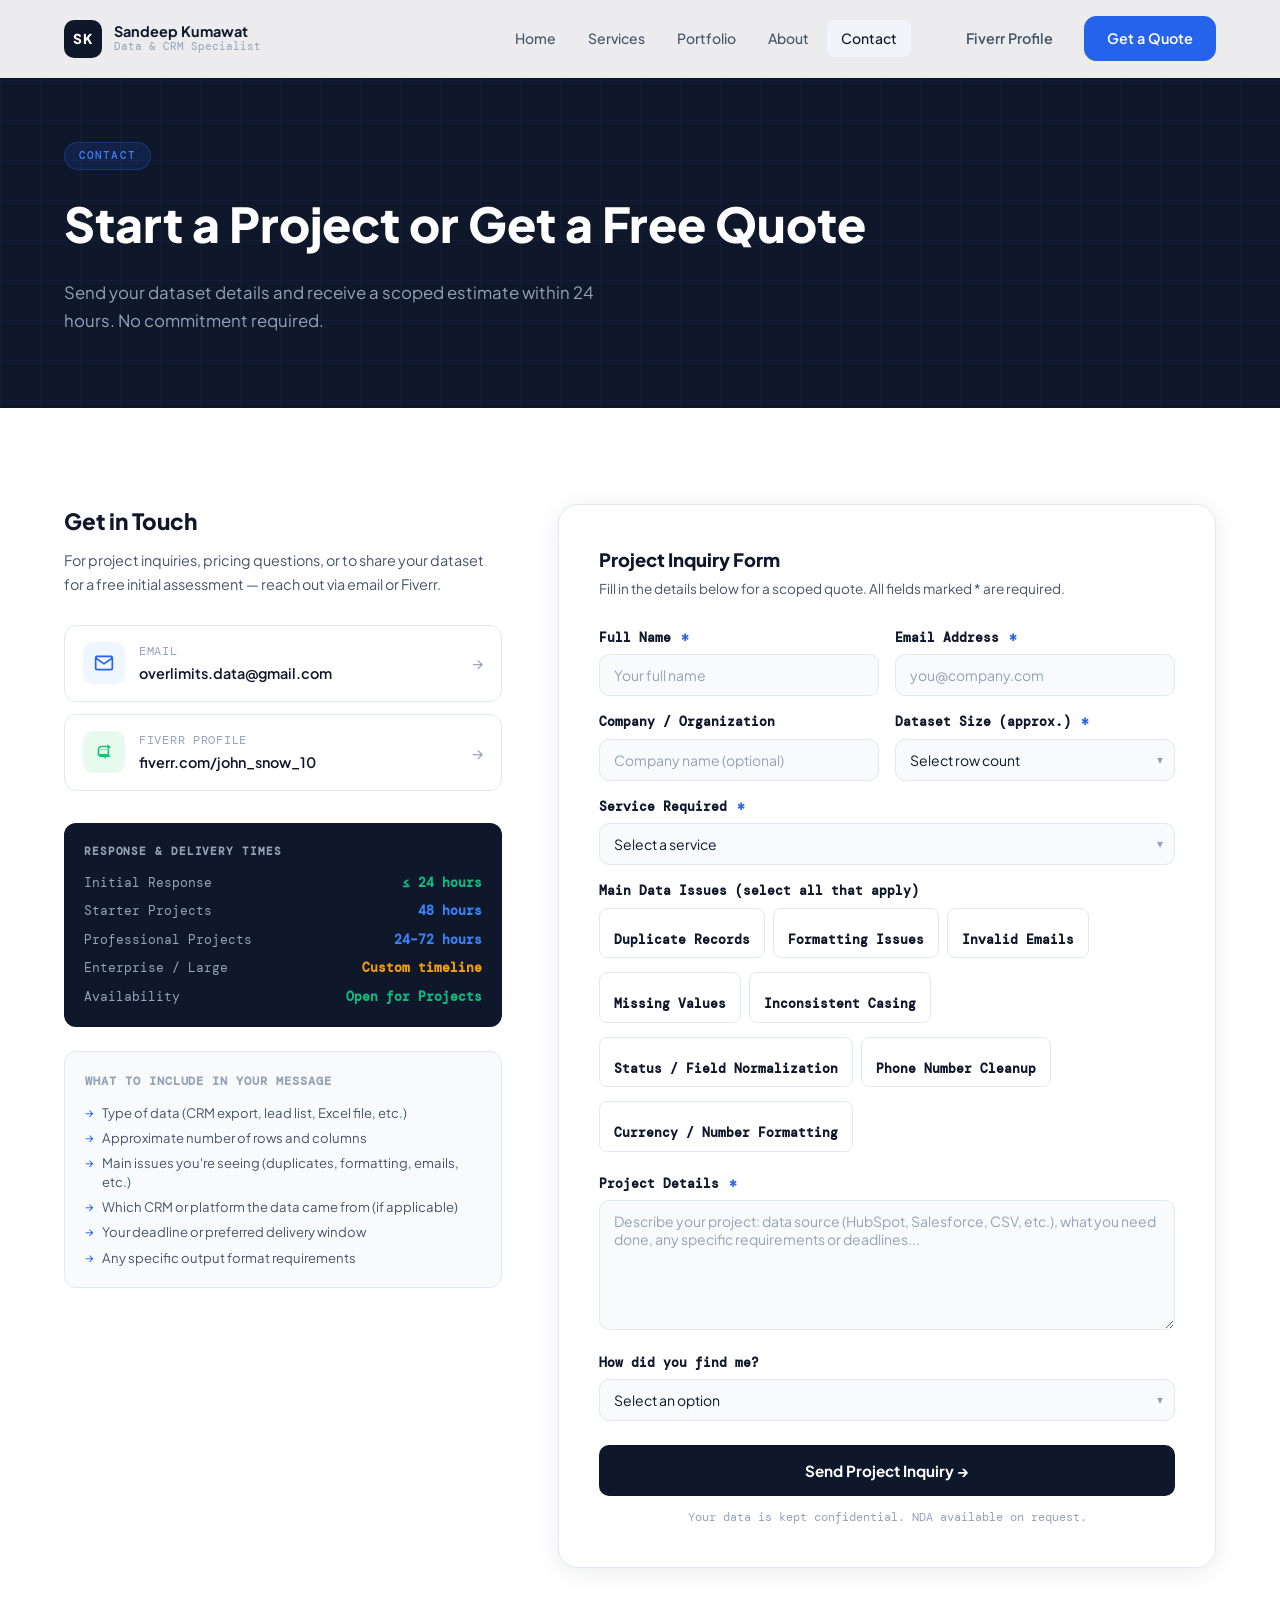
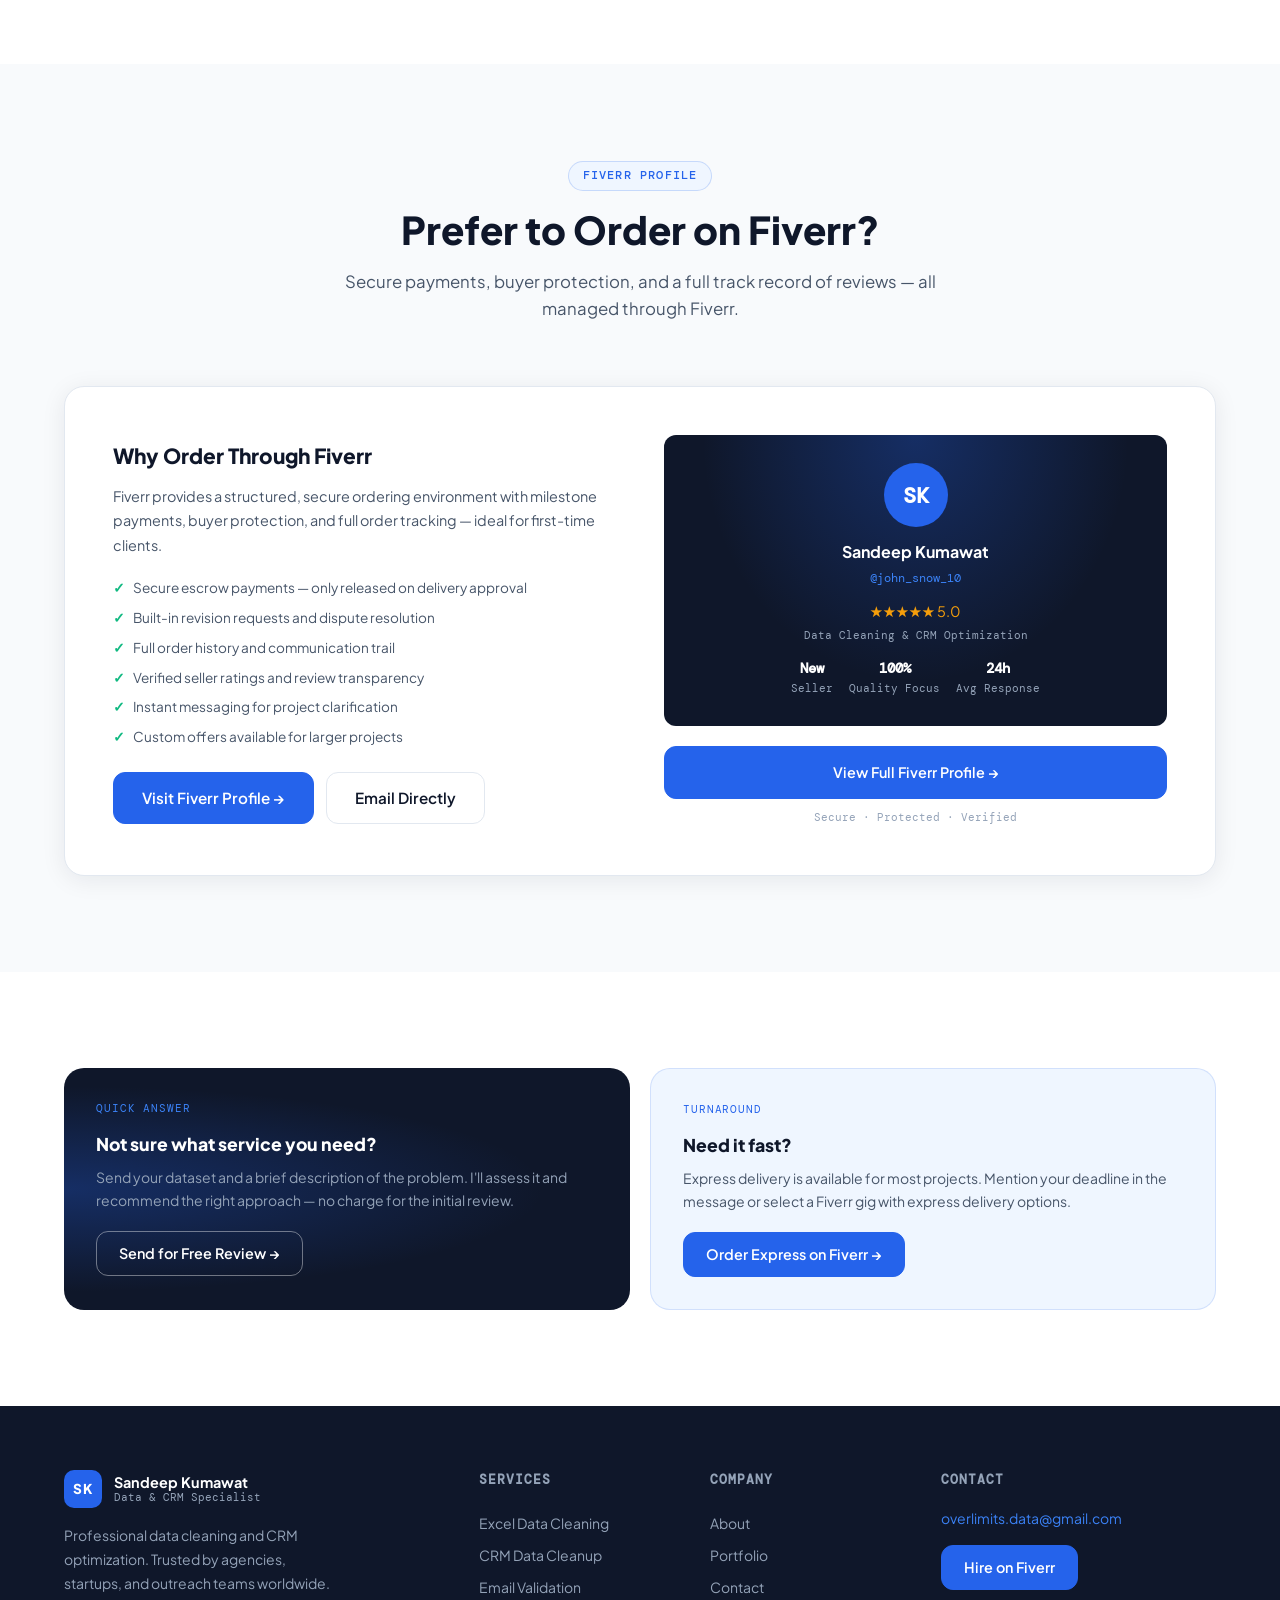
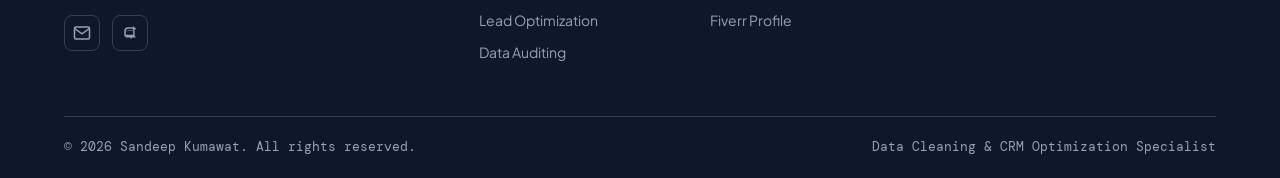
<file: pages/contact.html>
<!DOCTYPE html>
<html lang="en">
<head>
  <meta charset="UTF-8"/>
  <link rel="icon" type="image/svg+xml" href="../assets/favicon.svg"/>
  <meta name="viewport" content="width=device-width, initial-scale=1.0"/>
  <title>Contact — Sandeep Kumawat | Data Cleaning & CRM Optimization</title>
  <meta name="description" content="Get in touch with Sandeep Kumawat for data cleaning, CRM optimization, email validation, and lead database management services."/>
  <link rel="preconnect" href="https://fonts.googleapis.com"/>
  <link rel="preconnect" href="https://fonts.gstatic.com" crossorigin/>
  <link href="https://fonts.googleapis.com/css2?family=Plus+Jakarta+Sans:wght@300;400;500;600;700;800&family=DM+Mono:wght@400;500&display=swap" rel="stylesheet"/>
  <link rel="stylesheet" href="../css/style.css"/>
  <style>
    /* PAGE HERO */
    .page-hero {
      background: var(--navy);
      padding: 140px 0 72px;
      position: relative;
      overflow: hidden;
    }
    .page-hero::before {
      content: '';
      position: absolute;
      inset: 0;
      background-image:
        linear-gradient(rgba(37,99,235,0.08) 1px, transparent 1px),
        linear-gradient(90deg, rgba(37,99,235,0.08) 1px, transparent 1px);
      background-size: 40px 40px;
    }
    .page-hero .container { position: relative; z-index: 1; }
    .page-hero-tag {
      display: inline-block;
      font-family: var(--mono);
      font-size: 0.7rem;
      font-weight: 500;
      letter-spacing: 0.1em;
      text-transform: uppercase;
      color: var(--blue-light);
      background: rgba(37,99,235,0.15);
      border: 1px solid rgba(37,99,235,0.3);
      padding: 4px 14px;
      border-radius: 100px;
      margin-bottom: 16px;
    }
    .page-hero h1 {
      font-size: clamp(2rem, 4vw, 3rem);
      font-weight: 800;
      color: var(--white);
      margin-bottom: 16px;
    }
    .page-hero p {
      font-size: 1.05rem;
      color: var(--gray-400);
      max-width: 560px;
      line-height: 1.7;
    }

    /* CONTACT LAYOUT */
    .contact-layout {
      display: grid;
      grid-template-columns: 1fr 1.5fr;
      gap: 56px;
      align-items: start;
    }

    /* LEFT PANEL */
    .contact-sidebar {}
    .contact-sidebar h2 {
      font-size: 1.4rem;
      font-weight: 800;
      color: var(--navy);
      margin-bottom: 8px;
    }
    .contact-sidebar > p {
      font-size: 0.9rem;
      color: var(--gray-600);
      line-height: 1.7;
      margin-bottom: 28px;
    }

    .contact-channels { display: flex; flex-direction: column; gap: 12px; margin-bottom: 32px; }
    .contact-channel {
      display: flex;
      align-items: center;
      gap: 14px;
      padding: 16px 18px;
      border: 1px solid var(--gray-200);
      border-radius: var(--radius);
      text-decoration: none;
      background: var(--white);
      transition: all 0.2s;
    }
    .contact-channel:hover {
      border-color: var(--blue);
      box-shadow: 0 4px 16px rgba(37,99,235,0.1);
      transform: translateX(4px);
    }
    .cc-icon {
      width: 42px;
      height: 42px;
      border-radius: 10px;
      display: grid;
      place-items: center;
      flex-shrink: 0;
    }
    .cc-icon.email { background: var(--blue-pale); color: var(--blue); }
    .cc-icon.fiverr { background: rgba(30,191,109,0.1); color: #1ebf6d; }
    .cc-label { font-size: 0.75rem; font-family: var(--mono); color: var(--gray-400); text-transform: uppercase; letter-spacing: 0.06em; }
    .cc-value { font-size: 0.9rem; font-weight: 600; color: var(--navy); margin-top: 1px; }
    .cc-arrow { margin-left: auto; color: var(--gray-400); font-size: 1rem; transition: transform 0.2s; }
    .contact-channel:hover .cc-arrow { transform: translateX(4px); color: var(--blue); }

    /* Response time card */
    .response-card {
      padding: 20px;
      background: var(--navy);
      border-radius: var(--radius);
      margin-bottom: 24px;
    }
    .rc-title { font-size: 0.7rem; font-family: var(--mono); font-weight: 700; letter-spacing: 0.08em; text-transform: uppercase; color: var(--gray-400); margin-bottom: 12px; }
    .rc-items { display: flex; flex-direction: column; gap: 8px; }
    .rc-item { display: flex; justify-content: space-between; align-items: center; }
    .rc-label { font-size: 0.8rem; color: var(--gray-400); font-family: var(--mono); }
    .rc-val { font-size: 0.8rem; font-weight: 700; font-family: var(--mono); }
    .rc-val.green { color: var(--green); }
    .rc-val.blue { color: var(--blue-light); }
    .rc-val.orange { color: var(--orange); }

    /* What to include box */
    .include-box {
      padding: 20px;
      border: 1px solid var(--gray-200);
      border-radius: var(--radius);
      background: var(--gray-50);
    }
    .include-box h4 { font-size: 0.75rem; font-family: var(--mono); font-weight: 700; letter-spacing: 0.08em; text-transform: uppercase; color: var(--gray-400); margin-bottom: 12px; }
    .include-list { list-style: none; display: flex; flex-direction: column; gap: 7px; }
    .include-list li { font-size: 0.82rem; color: var(--gray-600); display: flex; gap: 8px; align-items: flex-start; line-height: 1.4; }
    .include-list li::before { content: '→'; color: var(--blue); flex-shrink: 0; font-size: 0.75rem; margin-top: 1px; }

    /* CONTACT FORM */
    .contact-form-wrap {
      padding: 40px;
      border: 1px solid var(--gray-200);
      border-radius: var(--radius-lg);
      background: var(--white);
      box-shadow: var(--shadow);
    }
    .form-title { font-size: 1.15rem; font-weight: 800; color: var(--navy); margin-bottom: 4px; }
    .form-subtitle { font-size: 0.85rem; color: var(--gray-600); margin-bottom: 28px; }

    .form-row { display: grid; grid-template-columns: 1fr 1fr; gap: 16px; }
    .form-group { margin-bottom: 16px; }
    .form-group label {
      display: block;
      font-size: 0.8rem;
      font-weight: 600;
      color: var(--navy);
      margin-bottom: 6px;
      font-family: var(--mono);
    }
    .form-group label .req { color: var(--blue); margin-left: 2px; }
    .form-control {
      width: 100%;
      padding: 11px 14px;
      font-family: var(--font);
      font-size: 0.875rem;
      color: var(--navy);
      background: var(--gray-50);
      border: 1.5px solid var(--gray-200);
      border-radius: 10px;
      outline: none;
      transition: all 0.2s;
    }
    .form-control:focus {
      background: var(--white);
      border-color: var(--blue);
      box-shadow: 0 0 0 3px rgba(37,99,235,0.1);
    }
    .form-control::placeholder { color: var(--gray-400); }
    textarea.form-control { resize: vertical; min-height: 130px; }

    .form-select-wrap { position: relative; }
    .form-select-wrap select {
      appearance: none;
      -webkit-appearance: none;
      width: 100%;
      padding: 11px 36px 11px 14px;
      font-family: var(--font);
      font-size: 0.875rem;
      color: var(--navy);
      background: var(--gray-50);
      border: 1.5px solid var(--gray-200);
      border-radius: 10px;
      outline: none;
      cursor: pointer;
      transition: all 0.2s;
    }
    .form-select-wrap select:focus {
      background: var(--white);
      border-color: var(--blue);
      box-shadow: 0 0 0 3px rgba(37,99,235,0.1);
    }
    .form-select-wrap::after {
      content: '▾';
      position: absolute;
      right: 12px;
      top: 50%;
      transform: translateY(-50%);
      color: var(--gray-400);
      pointer-events: none;
      font-size: 0.75rem;
    }

    .form-check-group { display: flex; flex-wrap: wrap; gap: 8px; margin-top: 4px; }
    .form-check {
      display: flex;
      align-items: center;
      gap: 7px;
      padding: 7px 14px;
      border: 1.5px solid var(--gray-200);
      border-radius: 8px;
      cursor: pointer;
      font-size: 0.8rem;
      font-weight: 500;
      color: var(--gray-600);
      transition: all 0.15s;
      user-select: none;
    }
    .form-check:hover { border-color: var(--blue); color: var(--blue); background: var(--blue-pale); }
    .form-check input { display: none; }
    .form-check.checked { border-color: var(--blue); color: var(--blue); background: var(--blue-pale); }
    .form-check .check-dot {
      width: 14px; height: 14px;
      border: 1.5px solid var(--gray-300);
      border-radius: 4px;
      display: grid; place-items: center;
      flex-shrink: 0;
      font-size: 0.6rem;
      transition: all 0.15s;
    }
    .form-check.checked .check-dot { background: var(--blue); border-color: var(--blue); color: var(--white); }

    .form-submit { margin-top: 24px; }
    .btn-submit {
      width: 100%;
      justify-content: center;
      padding: 14px;
      font-size: 0.95rem;
      border-radius: 10px;
      background: var(--navy);
      color: var(--white);
      border: 2px solid var(--navy);
      cursor: pointer;
      transition: all 0.2s;
      font-family: var(--font);
      font-weight: 700;
    }
    .btn-submit:hover {
      background: var(--blue);
      border-color: var(--blue);
      transform: translateY(-1px);
      box-shadow: var(--shadow-blue);
    }
    .btn-submit:active { transform: translateY(0); }

    .form-note {
      font-size: 0.75rem;
      color: var(--gray-400);
      text-align: center;
      margin-top: 12px;
      font-family: var(--mono);
    }

    /* Success message */
    .form-success {
      display: none;
      padding: 20px;
      background: rgba(16,185,129,0.08);
      border: 1px solid rgba(16,185,129,0.25);
      border-radius: var(--radius);
      text-align: center;
      margin-top: 16px;
    }
    .form-success.show { display: block; }
    .form-success h4 { font-size: 1rem; font-weight: 700; color: var(--green); margin-bottom: 4px; }
    .form-success p { font-size: 0.85rem; color: var(--gray-600); }

    /* FIVERR SECTION */
    .fiverr-section { background: var(--gray-50); }
    .fiverr-card {
      display: grid;
      grid-template-columns: 1fr 1fr;
      gap: 48px;
      align-items: center;
      padding: 48px;
      background: var(--white);
      border: 1px solid var(--gray-200);
      border-radius: var(--radius-lg);
      box-shadow: var(--shadow);
    }
    .fiverr-left h3 { font-size: 1.3rem; font-weight: 800; color: var(--navy); margin-bottom: 12px; }
    .fiverr-left p { font-size: 0.9rem; color: var(--gray-600); line-height: 1.7; margin-bottom: 20px; }
    .fiverr-perks { list-style: none; display: flex; flex-direction: column; gap: 8px; }
    .fiverr-perks li { font-size: 0.85rem; color: var(--gray-600); display: flex; gap: 8px; align-items: center; }
    .fiverr-perks li::before { content: '✓'; color: var(--green); font-weight: 700; flex-shrink: 0; }
    .fiverr-right { display: flex; flex-direction: column; align-items: center; }
    .fiverr-preview {
      width: 100%;
      background: var(--navy);
      border-radius: var(--radius);
      padding: 28px;
      text-align: center;
      margin-bottom: 20px;
      position: relative;
      overflow: hidden;
    }
    .fiverr-preview::before {
      content: '';
      position: absolute;
      inset: 0;
      background: radial-gradient(ellipse at 50% 0%, rgba(37,99,235,0.3), transparent 60%);
    }
    .fp-inner { position: relative; z-index: 1; }
    .fp-avatar {
      width: 64px;
      height: 64px;
      background: var(--blue);
      border-radius: 50%;
      display: grid;
      place-items: center;
      font-size: 1.4rem;
      font-weight: 800;
      color: var(--white);
      margin: 0 auto 12px;
      font-family: var(--mono);
    }
    .fp-name { font-size: 1rem; font-weight: 700; color: var(--white); margin-bottom: 4px; }
    .fp-handle { font-family: var(--mono); font-size: 0.75rem; color: var(--blue-light); margin-bottom: 12px; }
    .fp-stars { color: var(--orange); font-size: 0.9rem; margin-bottom: 4px; }
    .fp-stats { display: flex; gap: 16px; justify-content: center; margin-top: 12px; }
    .fp-stat { font-family: var(--mono); font-size: 0.7rem; color: var(--gray-400); }
    .fp-stat strong { display: block; color: var(--white); font-size: 0.9rem; }

    @media (max-width: 900px) {
      .contact-layout { grid-template-columns: 1fr; }
      .fiverr-card { grid-template-columns: 1fr; }
      .form-row { grid-template-columns: 1fr; }
    }
    @media (max-width: 640px) {
      .contact-form-wrap { padding: 24px; }
      .fiverr-card { padding: 24px; }
    }
  </style>
</head>
<body>

<!-- NAV -->
<nav class="nav" id="nav">
  <div class="nav-inner">
    <a href="../index.html" class="nav-logo">
      <span class="logo-mark">SK</span>
      <div class="logo-text">
        <span class="logo-name">Sandeep Kumawat</span>
        <span class="logo-role">Data & CRM Specialist</span>
      </div>
    </a>
    <ul class="nav-links">
      <li><a href="../index.html" class="nav-link">Home</a></li>
      <li><a href="services.html" class="nav-link">Services</a></li>
      <li><a href="portfolio.html" class="nav-link">Portfolio</a></li>
      <li><a href="about.html" class="nav-link">About</a></li>
      <li><a href="contact.html" class="nav-link active">Contact</a></li>
    </ul>
    <div class="nav-cta">
      <a href="https://www.fiverr.com/john_snow_10?public_mode=true" target="_blank" class="btn btn-ghost">Fiverr Profile</a>
      <a href="contact.html" class="btn btn-primary">Get a Quote</a>
    </div>
    <button class="hamburger" id="hamburger" aria-label="Toggle menu">
      <span></span><span></span><span></span>
    </button>
  </div>
  <div class="mobile-menu" id="mobileMenu">
    <ul>
      <li><a href="../index.html">Home</a></li>
      <li><a href="services.html">Services</a></li>
      <li><a href="portfolio.html">Portfolio</a></li>
      <li><a href="about.html">About</a></li>
      <li><a href="contact.html">Contact</a></li>
      <li><a href="https://www.fiverr.com/john_snow_10?public_mode=true" target="_blank">Fiverr Profile</a></li>
    </ul>
  </div>
</nav>

<!-- HERO -->
<section class="page-hero">
  <div class="container">
    <span class="page-hero-tag">Contact</span>
    <h1>Start a Project or Get a Free Quote</h1>
    <p>Send your dataset details and receive a scoped estimate within 24 hours. No commitment required.</p>
  </div>
</section>

<!-- CONTACT SECTION -->
<section class="section">
  <div class="container">
    <div class="contact-layout">

      <!-- LEFT: Info panel -->
      <div class="contact-sidebar">
        <h2>Get in Touch</h2>
        <p>For project inquiries, pricing questions, or to share your dataset for a free initial assessment — reach out via email or Fiverr.</p>

        <div class="contact-channels">
          <a href="mailto:overlimits.data@gmail.com" class="contact-channel">
            <div class="cc-icon email">
              <svg width="20" height="20" viewBox="0 0 24 24" fill="none" stroke="currentColor" stroke-width="2">
                <path d="M4 4h16c1.1 0 2 .9 2 2v12c0 1.1-.9 2-2 2H4c-1.1 0-2-.9-2-2V6c0-1.1.9-2 2-2z"/>
                <polyline points="22,6 12,13 2,6"/>
              </svg>
            </div>
            <div>
              <div class="cc-label">Email</div>
              <div class="cc-value">overlimits.data@gmail.com</div>
            </div>
            <span class="cc-arrow">→</span>
          </a>

          <a href="https://www.fiverr.com/john_snow_10?public_mode=true" target="_blank" class="contact-channel">
            <div class="cc-icon fiverr">
              <svg width="20" height="20" viewBox="0 0 24 24" fill="currentColor">
                <path d="M16.25 16.25v-7.5H9.375A3.125 3.125 0 0 0 6.25 11.875V16.25H4.375V9.375A5 5 0 0 1 9.375 4.375H16.25V2.5l3.75 3.75-3.75 3.75V6.25H9.375A3.125 3.125 0 0 0 6.25 9.375v.937a5 5 0 0 1 3.125-1.062H18.125V16.25h1.25V18.125h-5v1.25h-1.875v-1.25H8.125V18.125H6.25V16.25H4.375v-1.875h13.75v1.875H16.25z"/>
              </svg>
            </div>
            <div>
              <div class="cc-label">Fiverr Profile</div>
              <div class="cc-value">fiverr.com/john_snow_10</div>
            </div>
            <span class="cc-arrow">→</span>
          </a>
        </div>

        <div class="response-card">
          <div class="rc-title">Response & Delivery Times</div>
          <div class="rc-items">
            <div class="rc-item">
              <span class="rc-label">Initial Response</span>
              <span class="rc-val green">≤ 24 hours</span>
            </div>
            <div class="rc-item">
              <span class="rc-label">Starter Projects</span>
              <span class="rc-val blue">48 hours</span>
            </div>
            <div class="rc-item">
              <span class="rc-label">Professional Projects</span>
              <span class="rc-val blue">24–72 hours</span>
            </div>
            <div class="rc-item">
              <span class="rc-label">Enterprise / Large</span>
              <span class="rc-val orange">Custom timeline</span>
            </div>
            <div class="rc-item">
              <span class="rc-label">Availability</span>
              <span class="rc-val green">Open for Projects</span>
            </div>
          </div>
        </div>

        <div class="include-box">
          <h4>What to Include in Your Message</h4>
          <ul class="include-list">
            <li>Type of data (CRM export, lead list, Excel file, etc.)</li>
            <li>Approximate number of rows and columns</li>
            <li>Main issues you're seeing (duplicates, formatting, emails, etc.)</li>
            <li>Which CRM or platform the data came from (if applicable)</li>
            <li>Your deadline or preferred delivery window</li>
            <li>Any specific output format requirements</li>
          </ul>
        </div>
      </div>

      <!-- RIGHT: Contact Form -->
      <div class="contact-form-wrap">
        <div class="form-title">Project Inquiry Form</div>
        <div class="form-subtitle">Fill in the details below for a scoped quote. All fields marked * are required.</div>

        <form id="contactForm" novalidate>
          <div class="form-row">
            <div class="form-group">
              <label>Full Name <span class="req">*</span></label>
              <input type="text" class="form-control" placeholder="Your full name" id="fname" required/>
            </div>
            <div class="form-group">
              <label>Email Address <span class="req">*</span></label>
              <input type="email" class="form-control" placeholder="you@company.com" id="femail" required/>
            </div>
          </div>

          <div class="form-row">
            <div class="form-group">
              <label>Company / Organization</label>
              <input type="text" class="form-control" placeholder="Company name (optional)"/>
            </div>
            <div class="form-group">
              <label>Dataset Size (approx.) <span class="req">*</span></label>
              <div class="form-select-wrap">
                <select id="fsize" required>
                  <option value="" disabled selected>Select row count</option>
                  <option>Under 500 rows</option>
                  <option>500 – 2,000 rows</option>
                  <option>2,000 – 10,000 rows</option>
                  <option>10,000 – 50,000 rows</option>
                  <option>50,000+ rows</option>
                  <option>Multiple datasets</option>
                </select>
              </div>
            </div>
          </div>

          <div class="form-group">
            <label>Service Required <span class="req">*</span></label>
            <div class="form-select-wrap">
              <select id="fservice" required>
                <option value="" disabled selected>Select a service</option>
                <option>Excel Data Cleaning</option>
                <option>CRM Data Cleanup & Optimization</option>
                <option>Email Validation & Verification</option>
                <option>Lead Database Optimization</option>
                <option>Web Research & Data Collection</option>
                <option>Data Quality Auditing</option>
                <option>Multiple Services / Custom Project</option>
              </select>
            </div>
          </div>

          <div class="form-group">
            <label>Main Data Issues (select all that apply)</label>
            <div class="form-check-group" id="issueGroup">
              <label class="form-check"><input type="checkbox" value="duplicates"/><span class="check-dot"></span>Duplicate Records</label>
              <label class="form-check"><input type="checkbox" value="formatting"/><span class="check-dot"></span>Formatting Issues</label>
              <label class="form-check"><input type="checkbox" value="emails"/><span class="check-dot"></span>Invalid Emails</label>
              <label class="form-check"><input type="checkbox" value="missing"/><span class="check-dot"></span>Missing Values</label>
              <label class="form-check"><input type="checkbox" value="casing"/><span class="check-dot"></span>Inconsistent Casing</label>
              <label class="form-check"><input type="checkbox" value="status"/><span class="check-dot"></span>Status / Field Normalization</label>
              <label class="form-check"><input type="checkbox" value="phones"/><span class="check-dot"></span>Phone Number Cleanup</label>
              <label class="form-check"><input type="checkbox" value="currency"/><span class="check-dot"></span>Currency / Number Formatting</label>
            </div>
          </div>

          <div class="form-group">
            <label>Project Details <span class="req">*</span></label>
            <textarea class="form-control" id="fmessage" placeholder="Describe your project: data source (HubSpot, Salesforce, CSV, etc.), what you need done, any specific requirements or deadlines..." required></textarea>
          </div>

          <div class="form-group">
            <label>How did you find me?</label>
            <div class="form-select-wrap">
              <select>
                <option value="" disabled selected>Select an option</option>
                <option>Fiverr</option>
                <option>Google Search</option>
                <option>LinkedIn</option>
                <option>Referral</option>
                <option>Other</option>
              </select>
            </div>
          </div>

          <div class="form-submit">
            <button type="submit" class="btn btn-submit">
              Send Project Inquiry →
            </button>
            <p class="form-note">Your data is kept confidential. NDA available on request.</p>

          </div>
        </form>

        <div class="form-success" id="formSuccess">
          <h4>✓ Message Sent Successfully</h4>
          <p>Thank you! I'll review your project details and respond within 24 hours with a scope and pricing estimate.</p>
        </div>
      </div>

    </div>
  </div>
</section>

<!-- FIVERR SECTION -->
<section class="section fiverr-section">
  <div class="container">
    <div class="section-header">
      <span class="section-tag">Fiverr Profile</span>
      <h2 class="section-title">Prefer to Order on Fiverr?</h2>
      <p class="section-sub">Secure payments, buyer protection, and a full track record of reviews — all managed through Fiverr.</p>
    </div>
    <div class="fiverr-card">
      <div class="fiverr-left">
        <h3>Why Order Through Fiverr</h3>
        <p>Fiverr provides a structured, secure ordering environment with milestone payments, buyer protection, and full order tracking — ideal for first-time clients.</p>
        <ul class="fiverr-perks">
          <li>Secure escrow payments — only released on delivery approval</li>
          <li>Built-in revision requests and dispute resolution</li>
          <li>Full order history and communication trail</li>
          <li>Verified seller ratings and review transparency</li>
          <li>Instant messaging for project clarification</li>
          <li>Custom offers available for larger projects</li>
        </ul>
        <div style="margin-top: 24px; display: flex; gap: 12px; flex-wrap: wrap;">
          <a href="https://www.fiverr.com/john_snow_10?public_mode=true" target="_blank" class="btn btn-primary btn-lg">Visit Fiverr Profile →</a>
          <a href="mailto:overlimits.data@gmail.com" class="btn btn-outline btn-lg">Email Directly</a>
        </div>
      </div>
      <div class="fiverr-right">
        <div class="fiverr-preview">
          <div class="fp-inner">
            <div class="fp-avatar">SK</div>
            <div class="fp-name">Sandeep Kumawat</div>
            <div class="fp-handle">@john_snow_10</div>
            <div class="fp-stars">★★★★★ 5.0</div>
            <div style="font-family: var(--mono); font-size: 0.7rem; color: var(--gray-400);">Data Cleaning & CRM Optimization</div>
            <div class="fp-stats">
              <div class="fp-stat"><strong>New</strong>Seller</div>
              <div class="fp-stat"><strong>100%</strong>Quality Focus</div>
              <div class="fp-stat"><strong>24h</strong>Avg Response</div>
            </div>
          </div>
        </div>
        <a href="https://www.fiverr.com/john_snow_10?public_mode=true" target="_blank" class="btn btn-primary" style="width:100%; justify-content: center; padding: 14px;">
          View Full Fiverr Profile →
        </a>
        <p style="font-family: var(--mono); font-size: 0.7rem; color: var(--gray-400); text-align: center; margin-top: 10px;">Secure · Protected · Verified</p>
      </div>
    </div>
  </div>
</section>

<!-- FAQ CTA -->
<section class="section">
  <div class="container">
    <div style="display: grid; grid-template-columns: 1fr 1fr; gap: 20px;">
      <div style="padding: 32px; background: var(--navy); border-radius: var(--radius-lg); position: relative; overflow: hidden;">
        <div style="position: absolute; inset: 0; background: radial-gradient(ellipse at 0% 50%, rgba(37,99,235,0.3), transparent 60%);"></div>
        <div style="position: relative; z-index: 1;">
          <div style="font-family: var(--mono); font-size: 0.7rem; color: var(--blue-light); text-transform: uppercase; letter-spacing: 0.08em; margin-bottom: 12px;">Quick Answer</div>
          <h3 style="font-size: 1.1rem; font-weight: 800; color: var(--white); margin-bottom: 8px;">Not sure what service you need?</h3>
          <p style="font-size: 0.875rem; color: var(--gray-400); line-height: 1.6; margin-bottom: 20px;">Send your dataset and a brief description of the problem. I'll assess it and recommend the right approach — no charge for the initial review.</p>
          <a href="mailto:overlimits.data@gmail.com?subject=Dataset%20Review%20Request" class="btn btn-outline-white">Send for Free Review →</a>
        </div>
      </div>
      <div style="padding: 32px; background: var(--blue-pale); border: 1px solid rgba(37,99,235,0.15); border-radius: var(--radius-lg);">
        <div style="font-family: var(--mono); font-size: 0.7rem; color: var(--blue); text-transform: uppercase; letter-spacing: 0.08em; margin-bottom: 12px;">Turnaround</div>
        <h3 style="font-size: 1.1rem; font-weight: 800; color: var(--navy); margin-bottom: 8px;">Need it fast?</h3>
        <p style="font-size: 0.875rem; color: var(--gray-600); line-height: 1.6; margin-bottom: 20px;">Express delivery is available for most projects. Mention your deadline in the message or select a Fiverr gig with express delivery options.</p>
        <a href="https://www.fiverr.com/john_snow_10?public_mode=true" target="_blank" class="btn btn-primary">Order Express on Fiverr →</a>
      </div>
    </div>
  </div>
</section>

<!-- FOOTER -->
<footer class="footer">
  <div class="container">
    <div class="footer-grid">
      <div class="footer-brand">
        <div class="nav-logo">
          <span class="logo-mark" style="background:var(--blue)">SK</span>
          <div class="logo-text">
            <span class="logo-name" style="color:var(--white)">Sandeep Kumawat</span>
            <span class="logo-role">Data & CRM Specialist</span>
          </div>
        </div>
        <p>Professional data cleaning and CRM optimization. Trusted by agencies, startups, and outreach teams worldwide.</p>
        <div class="footer-social">
          <a href="mailto:overlimits.data@gmail.com" aria-label="Email">
            <svg width="18" height="18" viewBox="0 0 24 24" fill="none" stroke="currentColor" stroke-width="2">
              <path d="M4 4h16c1.1 0 2 .9 2 2v12c0 1.1-.9 2-2 2H4c-1.1 0-2-.9-2-2V6c0-1.1.9-2 2-2z"/>
              <polyline points="22,6 12,13 2,6"/>
            </svg>
          </a>
          <a href="https://www.fiverr.com/john_snow_10?public_mode=true" target="_blank" aria-label="Fiverr">
            <svg width="18" height="18" viewBox="0 0 24 24" fill="currentColor">
              <path d="M16.25 16.25v-7.5H9.375A3.125 3.125 0 0 0 6.25 11.875V16.25H4.375V9.375A5 5 0 0 1 9.375 4.375H16.25V2.5l3.75 3.75-3.75 3.75V6.25H9.375A3.125 3.125 0 0 0 6.25 9.375v.937a5 5 0 0 1 3.125-1.062H18.125V16.25h1.25V18.125h-5v1.25h-1.875v-1.25H8.125V18.125H6.25V16.25H4.375v-1.875h13.75v1.875H16.25z"/>
            </svg>
          </a>
        </div>
      </div>
      <div class="footer-links">
        <h4>Services</h4>
        <ul>
          <li><a href="services.html">Excel Data Cleaning</a></li>
          <li><a href="services.html">CRM Data Cleanup</a></li>
          <li><a href="services.html">Email Validation</a></li>
          <li><a href="services.html">Lead Optimization</a></li>
          <li><a href="services.html">Data Auditing</a></li>
        </ul>
      </div>
      <div class="footer-links">
        <h4>Company</h4>
        <ul>
          <li><a href="about.html">About</a></li>
          <li><a href="portfolio.html">Portfolio</a></li>
          <li><a href="contact.html">Contact</a></li>
          <li><a href="https://www.fiverr.com/john_snow_10?public_mode=true" target="_blank">Fiverr Profile</a></li>
        </ul>
      </div>
      <div class="footer-contact">
        <h4>Contact</h4>
        <a href="mailto:overlimits.data@gmail.com" class="footer-email">overlimits.data@gmail.com</a>
        <a href="https://www.fiverr.com/john_snow_10?public_mode=true" target="_blank" class="btn btn-primary" style="margin-top:1rem;display:inline-block">Hire on Fiverr</a>
      </div>
    </div>
    <div class="footer-bottom">
      <span>© 2026 Sandeep Kumawat. All rights reserved.</span>
      <span>Data Cleaning & CRM Optimization Specialist</span>
    </div>
  </div>
</footer>

<script src="../js/main.js"></script>
<script>
  // Checkbox toggle — listen on the hidden checkbox change (fired by native label click)
  document.querySelectorAll('.form-check input[type=checkbox]').forEach(cb => {
    cb.addEventListener('change', () => {
      const label = cb.closest('.form-check');
      const dot = label?.querySelector('.check-dot');
      if (cb.checked) {
        label?.classList.add('checked');
        if (dot) dot.textContent = '✓';
      } else {
        label?.classList.remove('checked');
        if (dot) dot.textContent = '';
      }
    });
  });

  // Form submit via Formspree
  document.getElementById('contactForm')?.addEventListener('submit', async function(e) {
    e.preventDefault();

    const name = document.getElementById('fname').value.trim();
    const email = document.getElementById('femail').value.trim();
    const size = document.getElementById('fsize').value;
    const service = document.getElementById('fservice').value;
    const message = document.getElementById('fmessage').value.trim();

    if (!name || !email || !size || !service || !message) {
      alert('Please fill in all required fields before submitting.');
      return;
    }

    const submitBtn = this.querySelector('.btn-submit');
    submitBtn.textContent = 'Sending...';
    submitBtn.disabled = true;

    const FORMSPREE_ID = 'mzdqdklw'; // Replace with real ID from formspree.io
    const formspreeReady = FORMSPREE_ID !== 'YOUR_FORM_ID';

    const openMailto = () => {
      const subject = encodeURIComponent(`Project Inquiry: ${service}`);
      const body = encodeURIComponent(`Name: ${name}\nEmail: ${email}\nDataset Size: ${size}\nService: ${service}\n\nMessage:\n${message}`);
      window.location.href = `mailto:overlimits.data@gmail.com?subject=${subject}&body=${body}`;
    };

    if (!formspreeReady) {
      submitBtn.textContent = 'Send Project Inquiry \u2192';
      submitBtn.disabled = false;
      openMailto();
      return;
    }

    try {
      const formData = new FormData(this);
      formData.append('_subject', `Project Inquiry: ${service} — ${name}`);
      formData.append('name', name);
      formData.append('email', email);
      formData.append('dataset_size', size);
      formData.append('service', service);
      formData.append('message', message);

      const response = await fetch(`https://formspree.io/f/${FORMSPREE_ID}`, {
        method: 'POST',
        body: formData,
        headers: { 'Accept': 'application/json' }
      });

      if (response.ok) {
        this.style.display = 'none';
        document.getElementById('formSuccess').classList.add('show');
      } else {
        throw new Error('Form submission failed');
      }
    } catch (err) {
      submitBtn.textContent = 'Send Project Inquiry \u2192';
      submitBtn.disabled = false;
      openMailto();
    }
  });
</script>
</body>
</html>
</file>
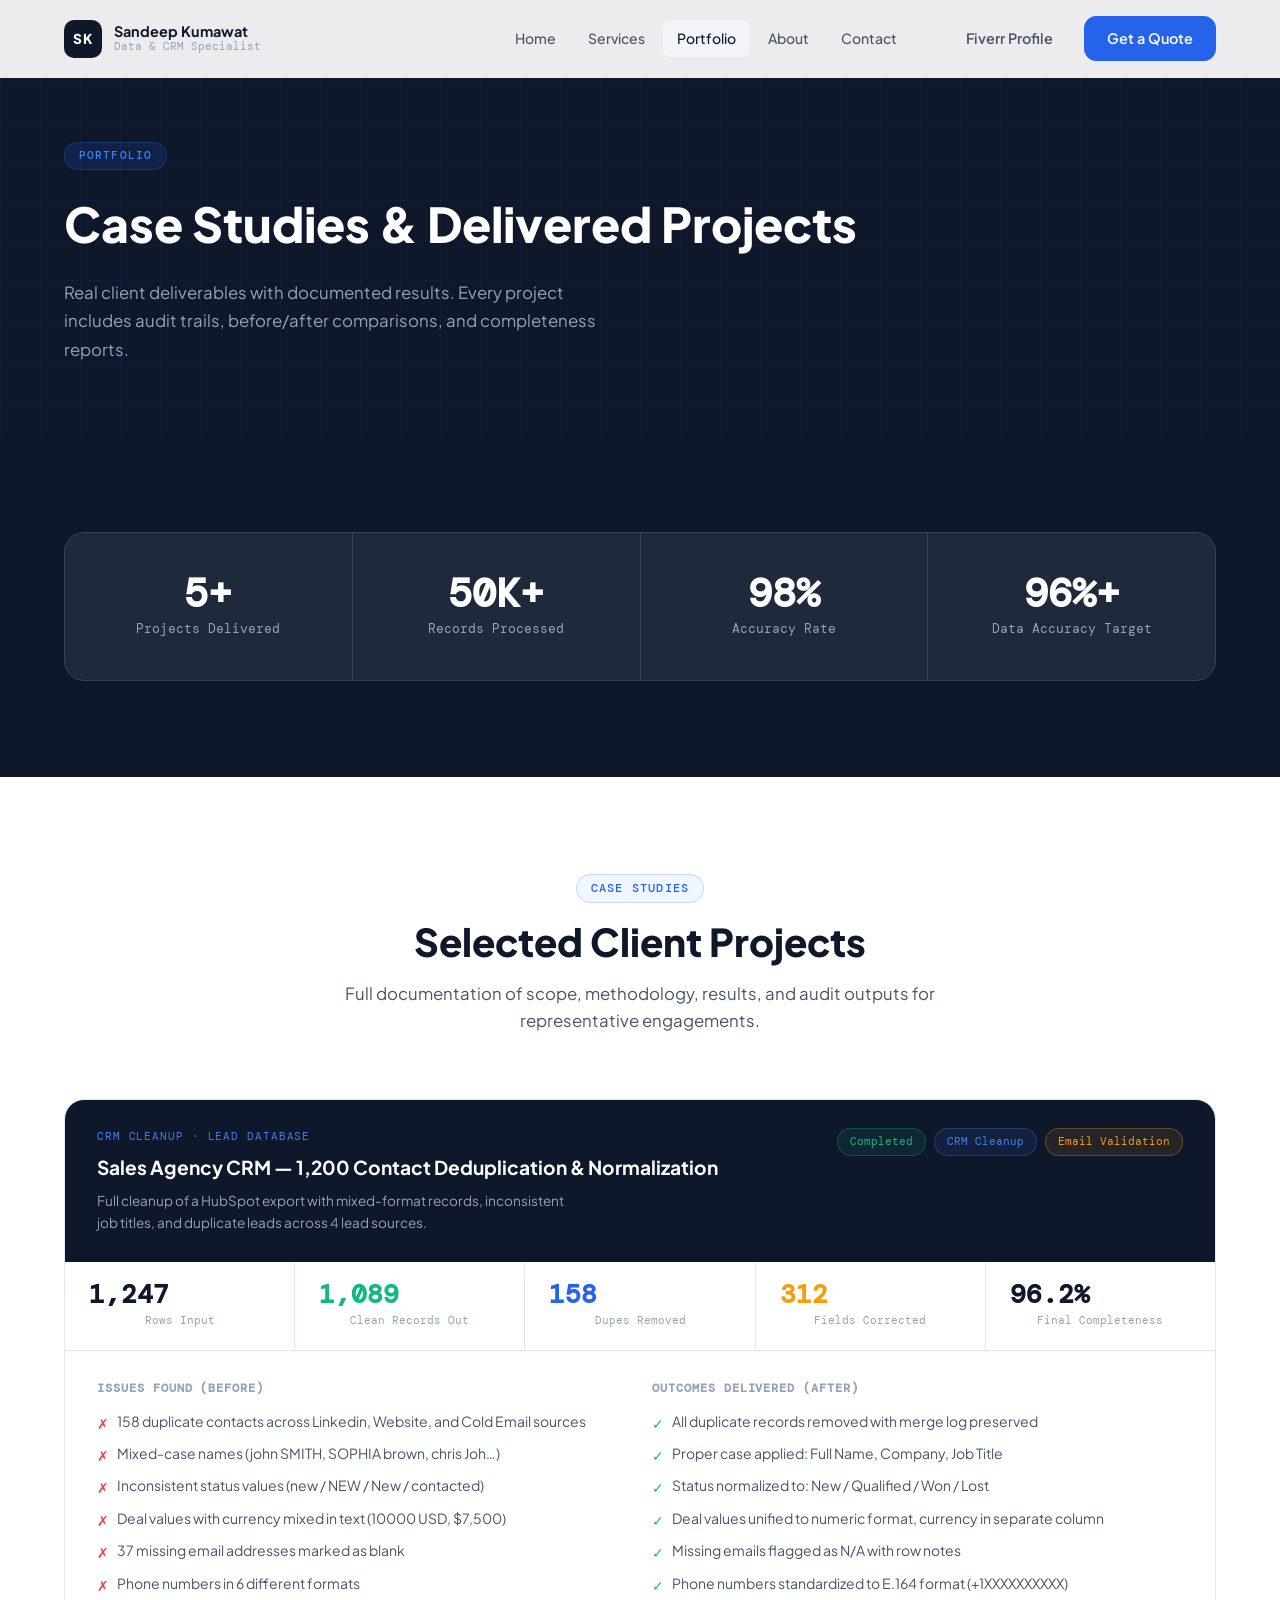
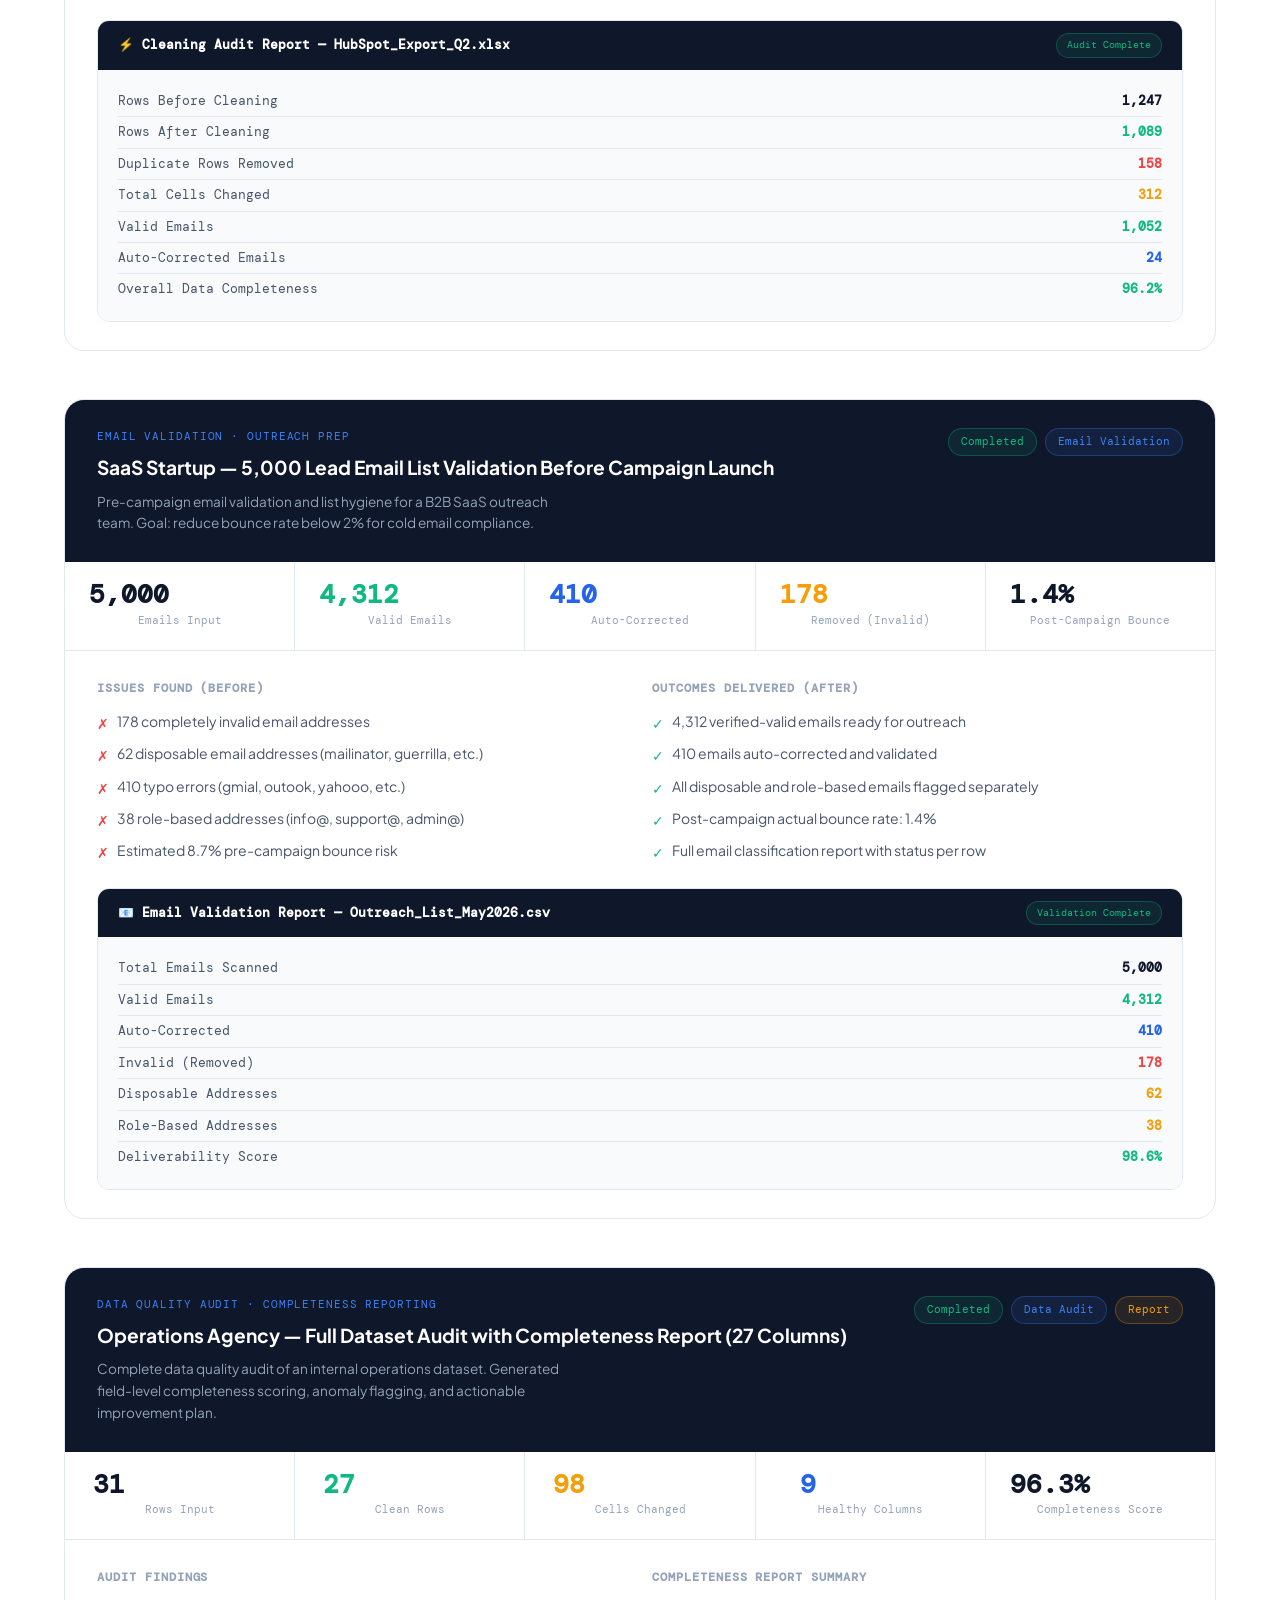
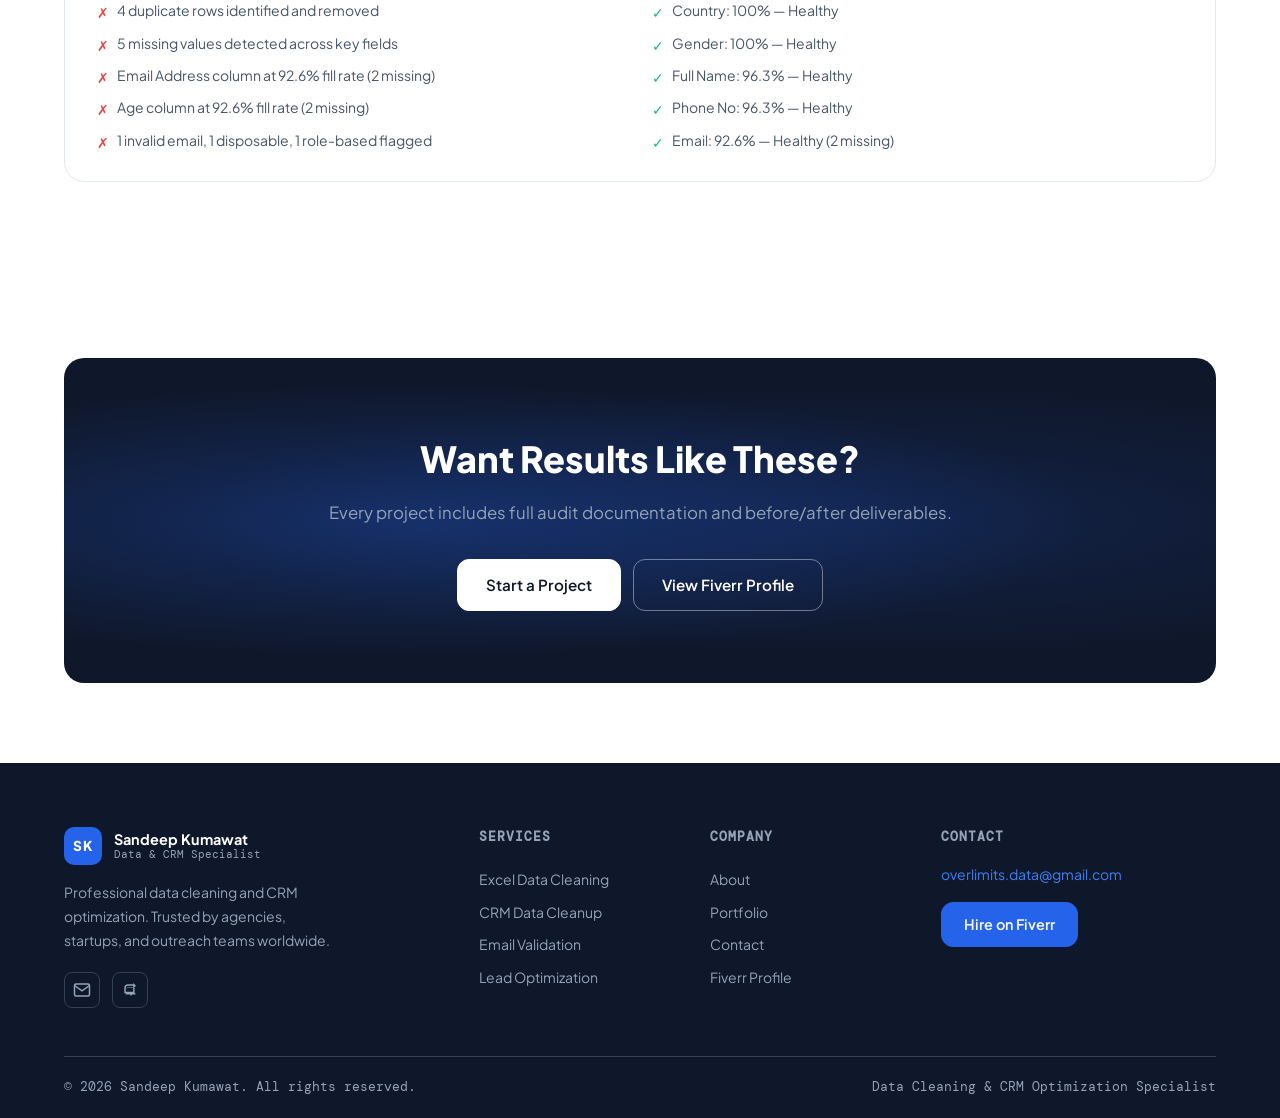
<file: pages/portfolio.html>
<!DOCTYPE html>
<html lang="en">
<head>
  <meta charset="UTF-8"/>
  <link rel="icon" type="image/svg+xml" href="../assets/favicon.svg"/>
  <meta name="viewport" content="width=device-width, initial-scale=1.0"/>
  <title>Portfolio & Case Studies — Sandeep Kumawat</title>
  <link rel="preconnect" href="https://fonts.googleapis.com"/>
  <link rel="preconnect" href="https://fonts.gstatic.com" crossorigin/>
  <link href="https://fonts.googleapis.com/css2?family=Plus+Jakarta+Sans:wght@300;400;500;600;700;800&family=DM+Mono:wght@400;500&display=swap" rel="stylesheet"/>
  <link rel="stylesheet" href="../css/style.css"/>
  <style>
    .page-hero { background: var(--navy); padding: 140px 0 72px; position: relative; overflow: hidden; }
    .page-hero::before { content: ''; position: absolute; inset: 0; background-image: linear-gradient(rgba(37,99,235,0.08) 1px, transparent 1px), linear-gradient(90deg, rgba(37,99,235,0.08) 1px, transparent 1px); background-size: 40px 40px; }
    .page-hero .container { position: relative; z-index: 1; }
    .page-hero-tag { display: inline-block; font-family: var(--mono); font-size: 0.7rem; font-weight: 500; letter-spacing: 0.1em; text-transform: uppercase; color: var(--blue-light); background: rgba(37,99,235,0.15); border: 1px solid rgba(37,99,235,0.3); padding: 4px 14px; border-radius: 100px; margin-bottom: 16px; }
    .page-hero h1 { font-size: clamp(2rem, 4vw, 3rem); font-weight: 800; color: var(--white); margin-bottom: 16px; }
    .page-hero p { font-size: 1.05rem; color: var(--gray-400); max-width: 560px; line-height: 1.7; }

    /* Case Studies */
    .case-studies { display: flex; flex-direction: column; gap: 48px; }
    .case-study {
      border: 1px solid var(--gray-200);
      border-radius: var(--radius-lg);
      overflow: hidden;
      background: var(--white);
      transition: box-shadow 0.25s;
    }
    .case-study:hover { box-shadow: var(--shadow-lg); }
    .cs-header {
      padding: 28px 32px;
      background: var(--navy);
      display: flex;
      justify-content: space-between;
      align-items: flex-start;
      gap: 20px;
    }
    .cs-category { font-family: var(--mono); font-size: 0.7rem; letter-spacing: 0.08em; text-transform: uppercase; color: var(--blue-light); margin-bottom: 6px; }
    .cs-title { font-size: 1.2rem; font-weight: 700; color: var(--white); margin-bottom: 8px; }
    .cs-desc { font-size: 0.85rem; color: var(--gray-400); max-width: 480px; }
    .cs-badges { display: flex; gap: 8px; flex-wrap: wrap; flex-shrink: 0; }
    .cs-badge { font-size: 0.7rem; font-family: var(--mono); padding: 4px 12px; border-radius: 100px; border: 1px solid; }
    .cs-badge.green { color: var(--green); border-color: rgba(16,185,129,0.3); background: rgba(16,185,129,0.1); }
    .cs-badge.blue { color: var(--blue-light); border-color: rgba(59,130,246,0.3); background: rgba(59,130,246,0.1); }
    .cs-badge.orange { color: var(--orange); border-color: rgba(245,158,11,0.3); background: rgba(245,158,11,0.1); }

    .cs-metrics {
      display: flex;
      border-bottom: 1px solid var(--gray-200);
    }
    .cs-metric {
      flex: 1;
      padding: 20px 24px;
      border-right: 1px solid var(--gray-200);
      text-align: center;
    }
    .cs-metric:last-child { border-right: none; }
    .cm-val { font-size: 1.6rem; font-weight: 800; font-family: var(--mono); color: var(--navy); line-height: 1; }
    .cm-val.green { color: var(--green); }
    .cm-val.blue { color: var(--blue); }
    .cm-val.orange { color: var(--orange); }
    .cm-lbl { font-size: 0.7rem; font-family: var(--mono); color: var(--gray-400); margin-top: 4px; }

    .cs-body { padding: 28px 32px; }
    .cs-grid { display: grid; grid-template-columns: 1fr 1fr; gap: 24px; }
    .cs-col h4 { font-size: 0.75rem; font-family: var(--mono); font-weight: 700; letter-spacing: 0.08em; text-transform: uppercase; color: var(--gray-400); margin-bottom: 12px; }
    .cs-list { list-style: none; display: flex; flex-direction: column; gap: 8px; }
    .cs-list li { font-size: 0.875rem; color: var(--gray-600); display: flex; gap: 8px; align-items: flex-start; }
    .cs-list li .ic { flex-shrink: 0; margin-top: 2px; }
    .ic-bad { color: var(--red); }
    .ic-good { color: var(--green); }

    /* Audit Report Preview */
    .audit-preview {
      margin-top: 24px;
      border: 1px solid var(--gray-200);
      border-radius: var(--radius);
      overflow: hidden;
    }
    .ap-header { background: var(--navy); padding: 12px 20px; display: flex; justify-content: space-between; align-items: center; }
    .ap-title { font-family: var(--mono); font-size: 0.8rem; color: var(--white); font-weight: 600; }
    .ap-badge { font-family: var(--mono); font-size: 0.65rem; color: var(--green); background: rgba(16,185,129,0.1); border: 1px solid rgba(16,185,129,0.3); padding: 3px 10px; border-radius: 100px; }
    .ap-body { padding: 16px 20px; background: var(--gray-50); }
    .ap-row { display: flex; justify-content: space-between; padding: 5px 0; border-bottom: 1px solid var(--gray-200); font-size: 0.8rem; }
    .ap-row:last-child { border-bottom: none; }
    .ap-key { color: var(--gray-600); font-family: var(--mono); }
    .ap-val { font-weight: 700; color: var(--navy); font-family: var(--mono); }
    .ap-val.g { color: var(--green); }
    .ap-val.r { color: var(--red); }
    .ap-val.o { color: var(--orange); }
    .ap-val.b { color: var(--blue); }

    /* Stats summary */
    .portfolio-stats { background: var(--navy); }
    .pstats-grid { display: grid; grid-template-columns: repeat(4, 1fr); gap: 1px; background: var(--navy-light); border: 1px solid var(--navy-light); border-radius: var(--radius-lg); overflow: hidden; }
    .pstat { padding: 40px 32px; background: var(--navy-mid); text-align: center; }
    .pstat-num { font-size: 2.5rem; font-weight: 800; font-family: var(--mono); color: var(--white); line-height: 1; }
    .pstat-label { font-size: 0.8rem; color: var(--gray-400); margin-top: 6px; font-family: var(--mono); }

    @media (max-width: 768px) {
      .cs-grid { grid-template-columns: 1fr; }
      .cs-header { flex-direction: column; }
      .cs-metrics { flex-wrap: wrap; }
      .cs-metric { min-width: 50%; border-bottom: 1px solid var(--gray-200); }
      .pstats-grid { grid-template-columns: repeat(2, 1fr); }
    }
  </style>
</head>
<body>
<nav class="nav" id="nav">
  <div class="nav-inner">
    <a href="../index.html" class="nav-logo"><span class="logo-mark">SK</span><div class="logo-text"><span class="logo-name">Sandeep Kumawat</span><span class="logo-role">Data & CRM Specialist</span></div></a>
    <ul class="nav-links">
      <li><a href="../index.html" class="nav-link">Home</a></li>
      <li><a href="services.html" class="nav-link">Services</a></li>
      <li><a href="portfolio.html" class="nav-link active">Portfolio</a></li>
      <li><a href="about.html" class="nav-link">About</a></li>
      <li><a href="contact.html" class="nav-link">Contact</a></li>
    </ul>
    <div class="nav-cta">
      <a href="https://www.fiverr.com/john_snow_10?public_mode=true" target="_blank" class="btn btn-ghost">Fiverr Profile</a>
      <a href="contact.html" class="btn btn-primary">Get a Quote</a>
    </div>
    <button class="hamburger" id="hamburger"><span></span><span></span><span></span></button>
  </div>
  <div class="mobile-menu" id="mobileMenu">
    <ul>
      <li><a href="../index.html">Home</a></li><li><a href="services.html">Services</a></li><li><a href="portfolio.html">Portfolio</a></li><li><a href="about.html">About</a></li><li><a href="contact.html">Contact</a></li>
      <li><a href="https://www.fiverr.com/john_snow_10?public_mode=true" target="_blank">Fiverr Profile</a></li>
    </ul>
  </div>
</nav>

<section class="page-hero">
  <div class="container">
    <span class="page-hero-tag">Portfolio</span>
    <h1>Case Studies & Delivered Projects</h1>
    <p>Real client deliverables with documented results. Every project includes audit trails, before/after comparisons, and completeness reports.</p>
  </div>
</section>

<section class="section portfolio-stats">
  <div class="container">
    <div class="pstats-grid">
      <div class="pstat"><div class="pstat-num">5+</div><div class="pstat-label">Projects Delivered</div></div>
      <div class="pstat"><div class="pstat-num">50K+</div><div class="pstat-label">Records Processed</div></div>
      <div class="pstat"><div class="pstat-num">98%</div><div class="pstat-label">Accuracy Rate</div></div>
      <div class="pstat"><div class="pstat-num">96%+</div><div class="pstat-label">Data Accuracy Target</div></div>
    </div>
  </div>
</section>

<section class="section">
  <div class="container">
    <div class="section-header">
      <span class="section-tag">Case Studies</span>
      <h2 class="section-title">Selected Client Projects</h2>
      <p class="section-sub">Full documentation of scope, methodology, results, and audit outputs for representative engagements.</p>
    </div>
    <div class="case-studies">

      <!-- Case Study 1 -->
      <div class="case-study">
        <div class="cs-header">
          <div>
            <div class="cs-category">CRM Cleanup · Lead Database</div>
            <div class="cs-title">Sales Agency CRM — 1,200 Contact Deduplication & Normalization</div>
            <p class="cs-desc">Full cleanup of a HubSpot export with mixed-format records, inconsistent job titles, and duplicate leads across 4 lead sources.</p>
          </div>
          <div class="cs-badges">
            <span class="cs-badge green">Completed</span>
            <span class="cs-badge blue">CRM Cleanup</span>
            <span class="cs-badge orange">Email Validation</span>
          </div>
        </div>
        <div class="cs-metrics">
          <div class="cs-metric"><div class="cm-val">1,247</div><div class="cm-lbl">Rows Input</div></div>
          <div class="cs-metric"><div class="cm-val green">1,089</div><div class="cm-lbl">Clean Records Out</div></div>
          <div class="cs-metric"><div class="cm-val blue">158</div><div class="cm-lbl">Dupes Removed</div></div>
          <div class="cs-metric"><div class="cm-val orange">312</div><div class="cm-lbl">Fields Corrected</div></div>
          <div class="cs-metric"><div class="cm-val">96.2%</div><div class="cm-lbl">Final Completeness</div></div>
        </div>
        <div class="cs-body">
          <div class="cs-grid">
            <div class="cs-col">
              <h4>Issues Found (Before)</h4>
              <ul class="cs-list">
                <li><span class="ic ic-bad">✗</span>158 duplicate contacts across Linkedin, Website, and Cold Email sources</li>
                <li><span class="ic ic-bad">✗</span>Mixed-case names (john SMITH, SOPHIA brown, chris Joh…)</li>
                <li><span class="ic ic-bad">✗</span>Inconsistent status values (new / NEW / New / contacted)</li>
                <li><span class="ic ic-bad">✗</span>Deal values with currency mixed in text (10000 USD, $7,500)</li>
                <li><span class="ic ic-bad">✗</span>37 missing email addresses marked as blank</li>
                <li><span class="ic ic-bad">✗</span>Phone numbers in 6 different formats</li>
              </ul>
            </div>
            <div class="cs-col">
              <h4>Outcomes Delivered (After)</h4>
              <ul class="cs-list">
                <li><span class="ic ic-good">✓</span>All duplicate records removed with merge log preserved</li>
                <li><span class="ic ic-good">✓</span>Proper case applied: Full Name, Company, Job Title</li>
                <li><span class="ic ic-good">✓</span>Status normalized to: New / Qualified / Won / Lost</li>
                <li><span class="ic ic-good">✓</span>Deal values unified to numeric format, currency in separate column</li>
                <li><span class="ic ic-good">✓</span>Missing emails flagged as N/A with row notes</li>
                <li><span class="ic ic-good">✓</span>Phone numbers standardized to E.164 format (+1XXXXXXXXXX)</li>
              </ul>
            </div>
          </div>
          <div class="audit-preview">
            <div class="ap-header">
              <div class="ap-title">⚡ Cleaning Audit Report — HubSpot_Export_Q2.xlsx</div>
              <div class="ap-badge">Audit Complete</div>
            </div>
            <div class="ap-body">
              <div class="ap-row"><span class="ap-key">Rows Before Cleaning</span><span class="ap-val">1,247</span></div>
              <div class="ap-row"><span class="ap-key">Rows After Cleaning</span><span class="ap-val g">1,089</span></div>
              <div class="ap-row"><span class="ap-key">Duplicate Rows Removed</span><span class="ap-val r">158</span></div>
              <div class="ap-row"><span class="ap-key">Total Cells Changed</span><span class="ap-val o">312</span></div>
              <div class="ap-row"><span class="ap-key">Valid Emails</span><span class="ap-val g">1,052</span></div>
              <div class="ap-row"><span class="ap-key">Auto-Corrected Emails</span><span class="ap-val b">24</span></div>
              <div class="ap-row"><span class="ap-key">Overall Data Completeness</span><span class="ap-val g">96.2%</span></div>
            </div>
          </div>
        </div>
      </div>

      <!-- Case Study 2 -->
      <div class="case-study">
        <div class="cs-header">
          <div>
            <div class="cs-category">Email Validation · Outreach Prep</div>
            <div class="cs-title">SaaS Startup — 5,000 Lead Email List Validation Before Campaign Launch</div>
            <p class="cs-desc">Pre-campaign email validation and list hygiene for a B2B SaaS outreach team. Goal: reduce bounce rate below 2% for cold email compliance.</p>
          </div>
          <div class="cs-badges">
            <span class="cs-badge green">Completed</span>
            <span class="cs-badge blue">Email Validation</span>
          </div>
        </div>
        <div class="cs-metrics">
          <div class="cs-metric"><div class="cm-val">5,000</div><div class="cm-lbl">Emails Input</div></div>
          <div class="cs-metric"><div class="cm-val green">4,312</div><div class="cm-lbl">Valid Emails</div></div>
          <div class="cs-metric"><div class="cm-val blue">410</div><div class="cm-lbl">Auto-Corrected</div></div>
          <div class="cs-metric"><div class="cm-val orange">178</div><div class="cm-lbl">Removed (Invalid)</div></div>
          <div class="cs-metric"><div class="cm-val">1.4%</div><div class="cm-lbl">Post-Campaign Bounce</div></div>
        </div>
        <div class="cs-body">
          <div class="cs-grid">
            <div class="cs-col">
              <h4>Issues Found (Before)</h4>
              <ul class="cs-list">
                <li><span class="ic ic-bad">✗</span>178 completely invalid email addresses</li>
                <li><span class="ic ic-bad">✗</span>62 disposable email addresses (mailinator, guerrilla, etc.)</li>
                <li><span class="ic ic-bad">✗</span>410 typo errors (gmial, outook, yahooo, etc.)</li>
                <li><span class="ic ic-bad">✗</span>38 role-based addresses (info@, support@, admin@)</li>
                <li><span class="ic ic-bad">✗</span>Estimated 8.7% pre-campaign bounce risk</li>
              </ul>
            </div>
            <div class="cs-col">
              <h4>Outcomes Delivered (After)</h4>
              <ul class="cs-list">
                <li><span class="ic ic-good">✓</span>4,312 verified-valid emails ready for outreach</li>
                <li><span class="ic ic-good">✓</span>410 emails auto-corrected and validated</li>
                <li><span class="ic ic-good">✓</span>All disposable and role-based emails flagged separately</li>
                <li><span class="ic ic-good">✓</span>Post-campaign actual bounce rate: 1.4%</li>
                <li><span class="ic ic-good">✓</span>Full email classification report with status per row</li>
              </ul>
            </div>
          </div>
          <div class="audit-preview">
            <div class="ap-header">
              <div class="ap-title">📧 Email Validation Report — Outreach_List_May2026.csv</div>
              <div class="ap-badge">Validation Complete</div>
            </div>
            <div class="ap-body">
              <div class="ap-row"><span class="ap-key">Total Emails Scanned</span><span class="ap-val">5,000</span></div>
              <div class="ap-row"><span class="ap-key">Valid Emails</span><span class="ap-val g">4,312</span></div>
              <div class="ap-row"><span class="ap-key">Auto-Corrected</span><span class="ap-val b">410</span></div>
              <div class="ap-row"><span class="ap-key">Invalid (Removed)</span><span class="ap-val r">178</span></div>
              <div class="ap-row"><span class="ap-key">Disposable Addresses</span><span class="ap-val o">62</span></div>
              <div class="ap-row"><span class="ap-key">Role-Based Addresses</span><span class="ap-val o">38</span></div>
              <div class="ap-row"><span class="ap-key">Deliverability Score</span><span class="ap-val g">98.6%</span></div>
            </div>
          </div>
        </div>
      </div>

      <!-- Case Study 3 -->
      <div class="case-study">
        <div class="cs-header">
          <div>
            <div class="cs-category">Data Quality Audit · Completeness Reporting</div>
            <div class="cs-title">Operations Agency — Full Dataset Audit with Completeness Report (27 Columns)</div>
            <p class="cs-desc">Complete data quality audit of an internal operations dataset. Generated field-level completeness scoring, anomaly flagging, and actionable improvement plan.</p>
          </div>
          <div class="cs-badges">
            <span class="cs-badge green">Completed</span>
            <span class="cs-badge blue">Data Audit</span>
            <span class="cs-badge orange">Report</span>
          </div>
        </div>
        <div class="cs-metrics">
          <div class="cs-metric"><div class="cm-val">31</div><div class="cm-lbl">Rows Input</div></div>
          <div class="cs-metric"><div class="cm-val green">27</div><div class="cm-lbl">Clean Rows</div></div>
          <div class="cs-metric"><div class="cm-val orange">98</div><div class="cm-lbl">Cells Changed</div></div>
          <div class="cs-metric"><div class="cm-val blue">9</div><div class="cm-lbl">Healthy Columns</div></div>
          <div class="cs-metric"><div class="cm-val">96.3%</div><div class="cm-lbl">Completeness Score</div></div>
        </div>
        <div class="cs-body">
          <div class="cs-grid">
            <div class="cs-col">
              <h4>Audit Findings</h4>
              <ul class="cs-list">
                <li><span class="ic ic-bad">✗</span>4 duplicate rows identified and removed</li>
                <li><span class="ic ic-bad">✗</span>5 missing values detected across key fields</li>
                <li><span class="ic ic-bad">✗</span>Email Address column at 92.6% fill rate (2 missing)</li>
                <li><span class="ic ic-bad">✗</span>Age column at 92.6% fill rate (2 missing)</li>
                <li><span class="ic ic-bad">✗</span>1 invalid email, 1 disposable, 1 role-based flagged</li>
              </ul>
            </div>
            <div class="cs-col">
              <h4>Completeness Report Summary</h4>
              <ul class="cs-list">
                <li><span class="ic ic-good">✓</span>Country: 100% — Healthy</li>
                <li><span class="ic ic-good">✓</span>Gender: 100% — Healthy</li>
                <li><span class="ic ic-good">✓</span>Full Name: 96.3% — Healthy</li>
                <li><span class="ic ic-good">✓</span>Phone No: 96.3% — Healthy</li>
                <li><span class="ic ic-good">✓</span>Email: 92.6% — Healthy (2 missing)</li>
              </ul>
            </div>
          </div>
        </div>
      </div>

    </div>
  </div>
</section>

<section class="section cta-section">
  <div class="container">
    <div class="cta-card">
      <div class="cta-bg"></div>
      <div class="cta-content">
        <h2>Want Results Like These?</h2>
        <p>Every project includes full audit documentation and before/after deliverables.</p>
        <div class="cta-actions">
          <a href="contact.html" class="btn btn-white btn-lg">Start a Project</a>
          <a href="https://www.fiverr.com/john_snow_10?public_mode=true" target="_blank" class="btn btn-outline-white btn-lg">View Fiverr Profile</a>
        </div>
      </div>
    </div>
  </div>
</section>

<footer class="footer">
  <div class="container">
    <div class="footer-grid">
      <div class="footer-brand">
        <div class="nav-logo"><span class="logo-mark" style="background:var(--blue)">SK</span><div class="logo-text"><span class="logo-name" style="color:var(--white)">Sandeep Kumawat</span><span class="logo-role">Data & CRM Specialist</span></div></div>
        <p>Professional data cleaning and CRM optimization. Trusted by agencies, startups, and outreach teams worldwide.</p>
        <div class="footer-social">
          <a href="mailto:overlimits.data@gmail.com" aria-label="Email"><svg width="18" height="18" viewBox="0 0 24 24" fill="none" stroke="currentColor" stroke-width="2"><path d="M4 4h16c1.1 0 2 .9 2 2v12c0 1.1-.9 2-2 2H4c-1.1 0-2-.9-2-2V6c0-1.1.9-2 2-2z"/><polyline points="22,6 12,13 2,6"/></svg></a>
          <a href="https://www.fiverr.com/john_snow_10?public_mode=true" target="_blank" aria-label="Fiverr"><svg width="18" height="18" viewBox="0 0 24 24" fill="currentColor"><path d="M16.25 16.25v-7.5H9.375A3.125 3.125 0 0 0 6.25 11.875V16.25H4.375V9.375A5 5 0 0 1 9.375 4.375H16.25V2.5l3.75 3.75-3.75 3.75V6.25H9.375A3.125 3.125 0 0 0 6.25 9.375v.937a5 5 0 0 1 3.125-1.062H18.125V16.25h1.25V18.125h-5v1.25h-1.875v-1.25H8.125V18.125H6.25V16.25H4.375v-1.875h13.75v1.875H16.25z"/></svg></a>
        </div>
      </div>
      <div class="footer-links"><h4>Services</h4><ul><li><a href="services.html">Excel Data Cleaning</a></li><li><a href="services.html">CRM Data Cleanup</a></li><li><a href="services.html">Email Validation</a></li><li><a href="services.html">Lead Optimization</a></li></ul></div>
      <div class="footer-links"><h4>Company</h4><ul><li><a href="about.html">About</a></li><li><a href="portfolio.html">Portfolio</a></li><li><a href="contact.html">Contact</a></li><li><a href="https://www.fiverr.com/john_snow_10?public_mode=true" target="_blank">Fiverr Profile</a></li></ul></div>
      <div class="footer-contact"><h4>Contact</h4><a href="mailto:overlimits.data@gmail.com" class="footer-email">overlimits.data@gmail.com</a><a href="https://www.fiverr.com/john_snow_10?public_mode=true" target="_blank" class="btn btn-primary" style="margin-top:1rem;display:inline-block">Hire on Fiverr</a></div>
    </div>
    <div class="footer-bottom"><span>© 2026 Sandeep Kumawat. All rights reserved.</span><span>Data Cleaning & CRM Optimization Specialist</span></div>
  </div>
</footer>
<script src="../js/main.js"></script>
</body>
</html>
</file>
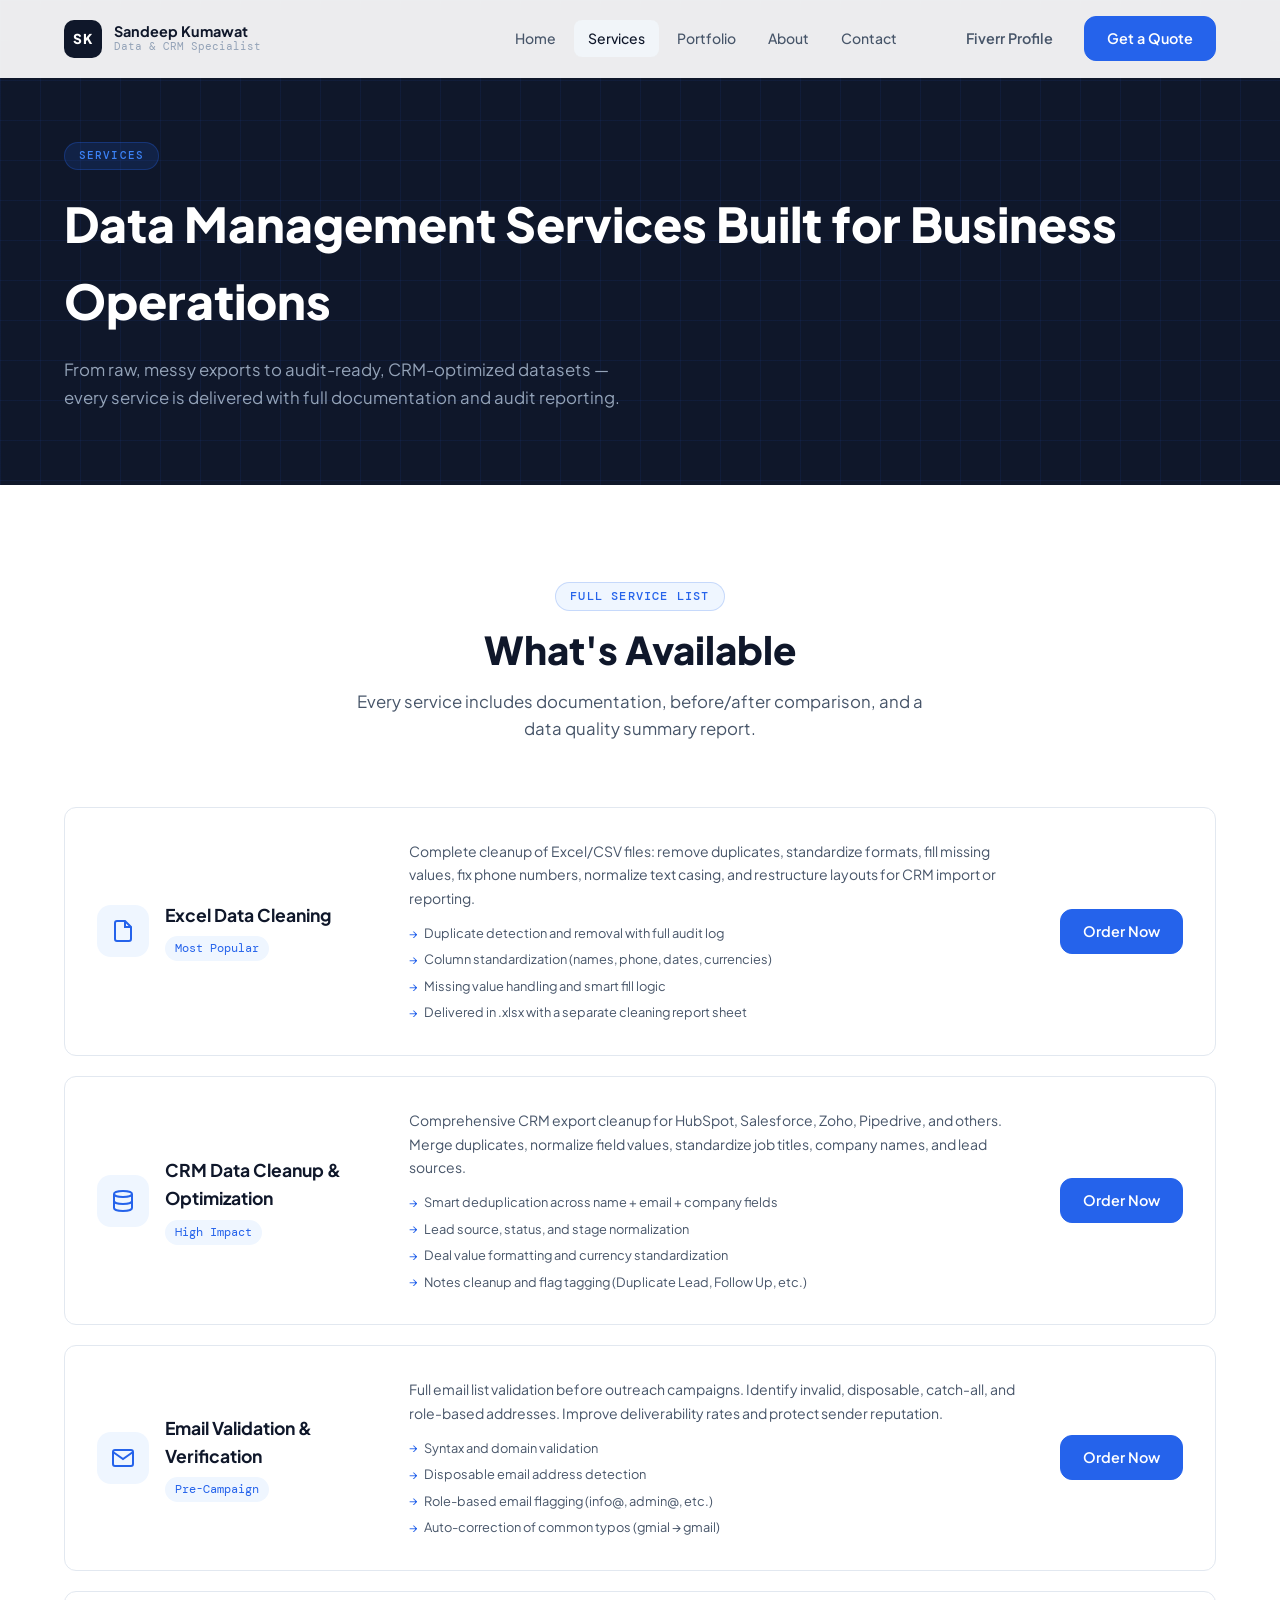
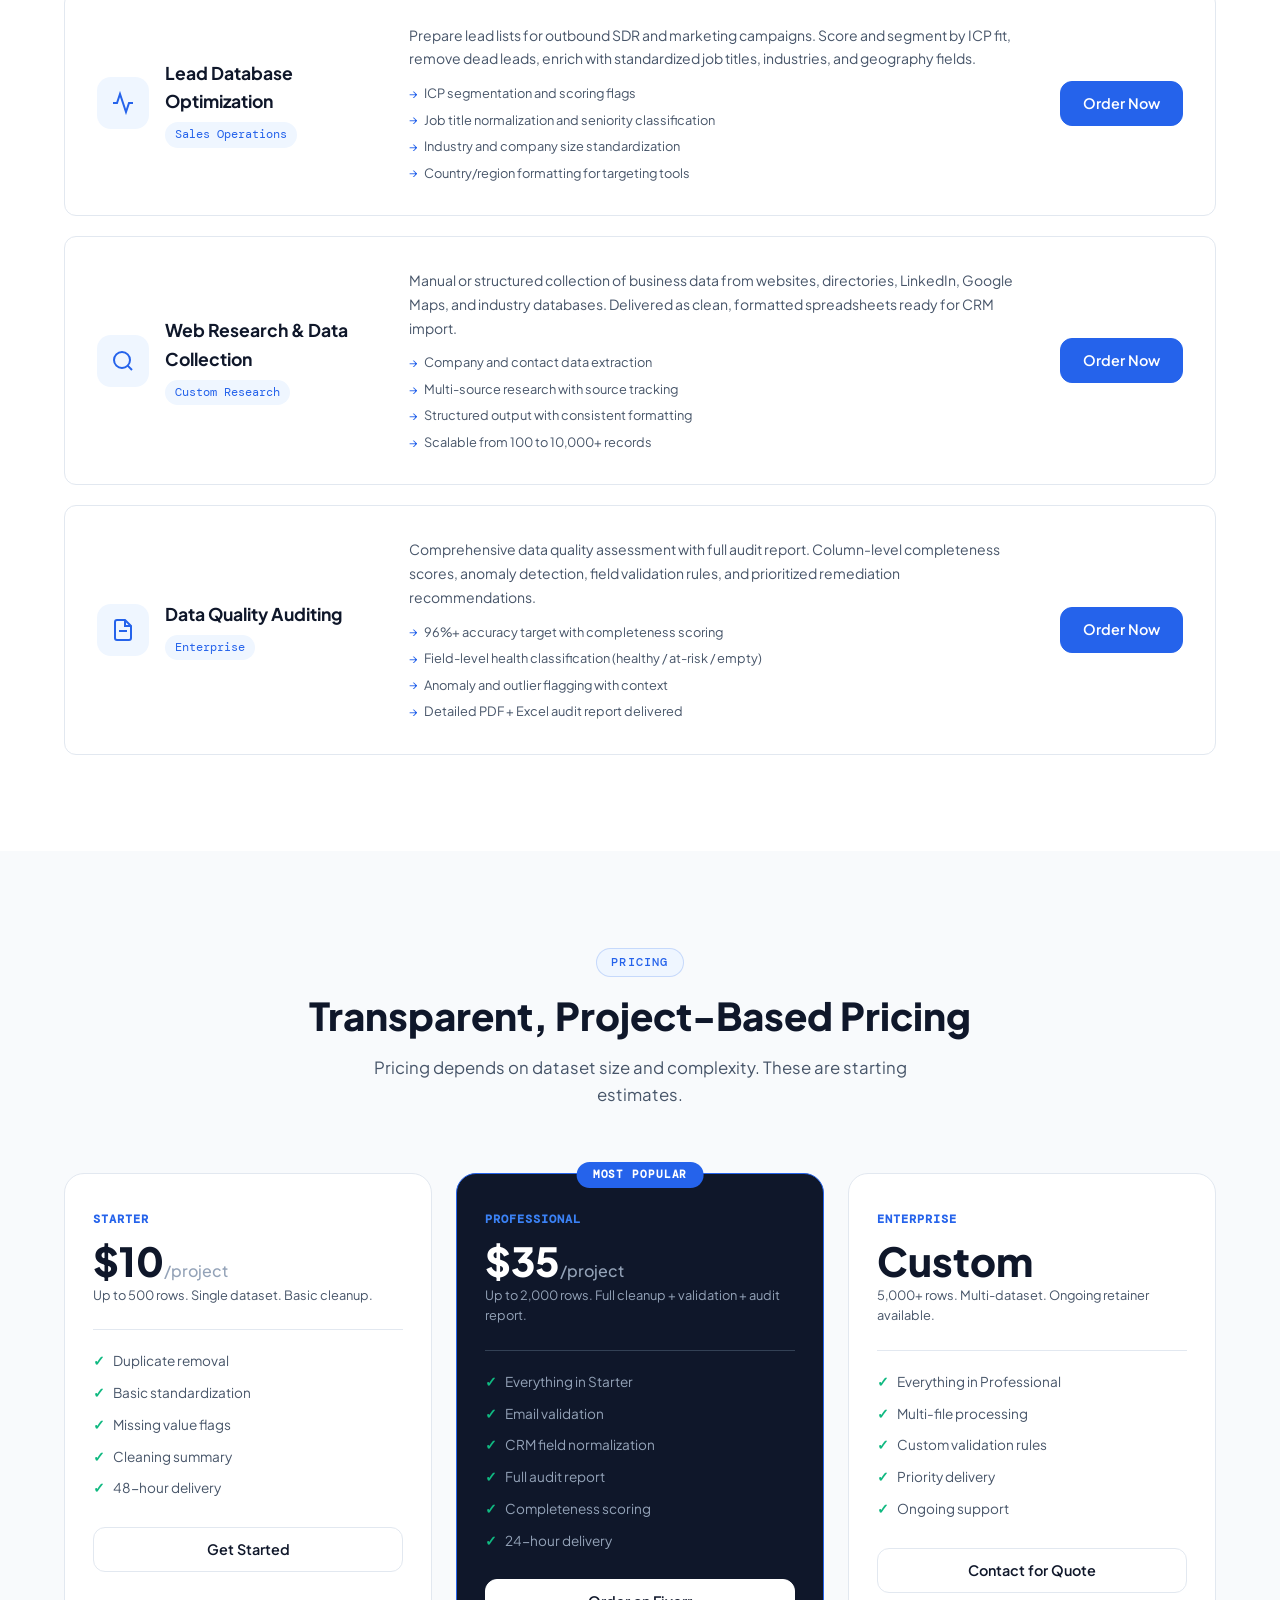
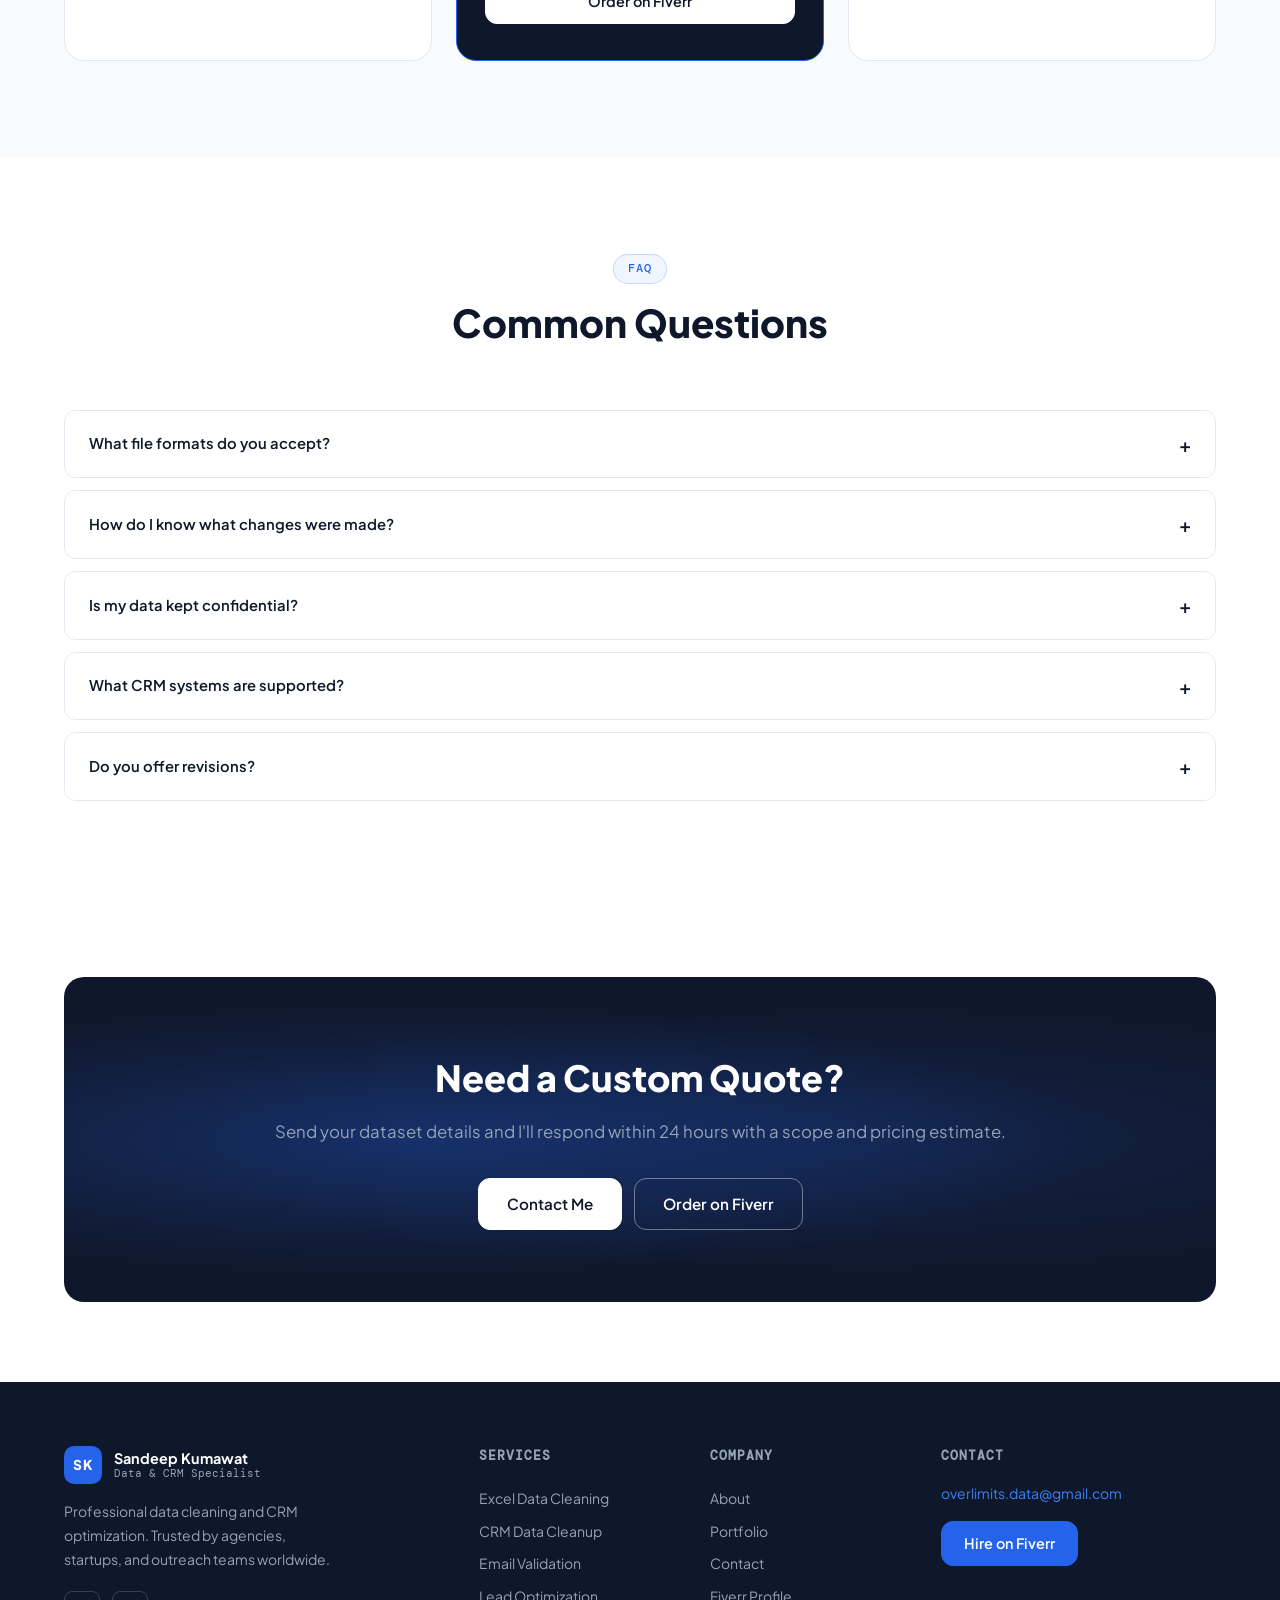
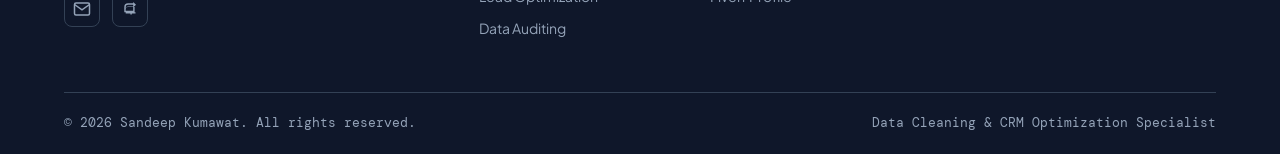
<file: pages/services.html>
<!DOCTYPE html>
<html lang="en">
<head>
  <meta charset="UTF-8"/>
  <link rel="icon" type="image/svg+xml" href="../assets/favicon.svg"/>
  <meta name="viewport" content="width=device-width, initial-scale=1.0"/>
  <title>Services — Sandeep Kumawat | Data Cleaning & CRM Optimization</title>
  <meta name="description" content="Professional data cleaning, CRM optimization, email validation, lead database management, and data auditing services."/>
  <link rel="preconnect" href="https://fonts.googleapis.com"/>
  <link rel="preconnect" href="https://fonts.gstatic.com" crossorigin/>
  <link href="https://fonts.googleapis.com/css2?family=Plus+Jakarta+Sans:wght@300;400;500;600;700;800&family=DM+Mono:wght@400;500&display=swap" rel="stylesheet"/>
  <link rel="stylesheet" href="../css/style.css"/>
  <style>
    .page-hero {
      background: var(--navy);
      padding: 140px 0 72px;
      position: relative;
      overflow: hidden;
    }
    .page-hero::before {
      content: '';
      position: absolute;
      inset: 0;
      background-image: linear-gradient(rgba(37,99,235,0.08) 1px, transparent 1px),
                        linear-gradient(90deg, rgba(37,99,235,0.08) 1px, transparent 1px);
      background-size: 40px 40px;
    }
    .page-hero .container { position: relative; z-index: 1; }
    .page-hero-tag { display: inline-block; font-family: var(--mono); font-size: 0.7rem; font-weight: 500; letter-spacing: 0.1em; text-transform: uppercase; color: var(--blue-light); background: rgba(37,99,235,0.15); border: 1px solid rgba(37,99,235,0.3); padding: 4px 14px; border-radius: 100px; margin-bottom: 16px; }
    .page-hero h1 { font-size: clamp(2rem, 4vw, 3rem); font-weight: 800; color: var(--white); margin-bottom: 16px; }
    .page-hero p { font-size: 1.05rem; color: var(--gray-400); max-width: 560px; line-height: 1.7; }

    .services-full { display: flex; flex-direction: column; gap: 20px; }
    .sf-card {
      display: grid;
      grid-template-columns: 280px 1fr auto;
      gap: 32px;
      align-items: center;
      padding: 32px;
      border: 1px solid var(--gray-200);
      border-radius: var(--radius);
      background: var(--white);
      transition: all 0.25s;
    }
    .sf-card:hover { border-color: var(--blue); box-shadow: var(--shadow-lg); transform: translateX(4px); }
    .sf-left { display: flex; align-items: center; gap: 16px; }
    .sf-icon { width: 52px; height: 52px; background: var(--blue-pale); border-radius: 14px; display: grid; place-items: center; color: var(--blue); flex-shrink: 0; }
    .sf-name { font-size: 1.1rem; font-weight: 700; color: var(--navy); margin-bottom: 4px; }
    .sf-price { font-family: var(--mono); font-size: 0.75rem; color: var(--blue); background: var(--blue-pale); padding: 3px 10px; border-radius: 100px; display: inline-block; }
    .sf-desc { font-size: 0.875rem; color: var(--gray-600); line-height: 1.7; }
    .sf-features { list-style: none; display: flex; flex-direction: column; gap: 6px; margin-top: 12px; }
    .sf-features li { font-size: 0.8rem; color: var(--gray-600); display: flex; align-items: center; gap: 6px; }
    .sf-features li::before { content: '→'; color: var(--blue); font-size: 0.75rem; }
    .sf-action { flex-shrink: 0; }

    .pricing-section { background: var(--gray-50); }
    .pricing-grid { display: grid; grid-template-columns: repeat(3, 1fr); gap: 24px; }
    .pricing-card {
      padding: 36px 28px;
      border: 1px solid var(--gray-200);
      border-radius: var(--radius-lg);
      background: var(--white);
      position: relative;
      transition: all 0.25s;
    }
    .pricing-card:hover { box-shadow: var(--shadow-lg); transform: translateY(-4px); }
    .pricing-card.featured { border-color: var(--blue); background: var(--navy); color: var(--white); }
    .pricing-popular {
      position: absolute;
      top: -12px;
      left: 50%;
      transform: translateX(-50%);
      font-size: 0.7rem;
      font-family: var(--mono);
      font-weight: 700;
      letter-spacing: 0.08em;
      text-transform: uppercase;
      background: var(--blue);
      color: var(--white);
      padding: 4px 16px;
      border-radius: 100px;
      white-space: nowrap;
    }
    .pricing-tier { font-size: 0.75rem; font-family: var(--mono); font-weight: 600; letter-spacing: 0.08em; text-transform: uppercase; color: var(--blue); margin-bottom: 12px; }
    .pricing-card.featured .pricing-tier { color: var(--blue-light); }
    .pricing-price { font-size: 2.5rem; font-weight: 800; color: var(--navy); line-height: 1; margin-bottom: 4px; }
    .pricing-card.featured .pricing-price { color: var(--white); }
    .pricing-price span { font-size: 1rem; font-weight: 500; color: var(--gray-400); }
    .pricing-desc { font-size: 0.8rem; color: var(--gray-600); margin-bottom: 24px; }
    .pricing-card.featured .pricing-desc { color: var(--gray-400); }
    .pricing-divider { height: 1px; background: var(--gray-200); margin-bottom: 20px; }
    .pricing-card.featured .pricing-divider { background: var(--navy-light); }
    .pricing-features { list-style: none; display: flex; flex-direction: column; gap: 10px; margin-bottom: 28px; }
    .pricing-features li { font-size: 0.85rem; color: var(--gray-600); display: flex; align-items: flex-start; gap: 8px; }
    .pricing-card.featured .pricing-features li { color: var(--gray-400); }
    .pricing-features li .check { color: var(--green); font-weight: 700; }

    .faq-section {}
    .faq-grid { display: flex; flex-direction: column; gap: 12px; }
    .faq-item { border: 1px solid var(--gray-200); border-radius: var(--radius); overflow: hidden; }
    .faq-q {
      padding: 18px 24px;
      font-weight: 600;
      font-size: 0.925rem;
      cursor: pointer;
      display: flex;
      justify-content: space-between;
      align-items: center;
      background: var(--white);
      transition: background 0.15s;
    }
    .faq-q:hover { background: var(--gray-50); }
    .faq-q.open { background: var(--blue-pale); color: var(--blue); }
    .faq-icon { font-size: 1.2rem; transition: transform 0.2s; flex-shrink: 0; margin-left: 12px; }
    .faq-q.open .faq-icon { transform: rotate(45deg); }
    .faq-a { display: none; padding: 0 24px 18px; font-size: 0.875rem; color: var(--gray-600); line-height: 1.7; }
    .faq-a.open { display: block; }

    @media (max-width: 900px) {
      .sf-card { grid-template-columns: 1fr; gap: 16px; }
      .pricing-grid { grid-template-columns: 1fr; }
    }
    @media (max-width: 768px) {
      .sf-card { padding: 20px; }
    }
  </style>
</head>
<body>
<nav class="nav" id="nav">
  <div class="nav-inner">
    <a href="../index.html" class="nav-logo">
      <span class="logo-mark">SK</span>
      <div class="logo-text"><span class="logo-name">Sandeep Kumawat</span><span class="logo-role">Data & CRM Specialist</span></div>
    </a>
    <ul class="nav-links">
      <li><a href="../index.html" class="nav-link">Home</a></li>
      <li><a href="services.html" class="nav-link active">Services</a></li>
      <li><a href="portfolio.html" class="nav-link">Portfolio</a></li>
      <li><a href="about.html" class="nav-link">About</a></li>
      <li><a href="contact.html" class="nav-link">Contact</a></li>
    </ul>
    <div class="nav-cta">
      <a href="https://www.fiverr.com/john_snow_10?public_mode=true" target="_blank" class="btn btn-ghost">Fiverr Profile</a>
      <a href="contact.html" class="btn btn-primary">Get a Quote</a>
    </div>
    <button class="hamburger" id="hamburger"><span></span><span></span><span></span></button>
  </div>
  <div class="mobile-menu" id="mobileMenu">
    <ul>
      <li><a href="../index.html">Home</a></li>
      <li><a href="services.html">Services</a></li>
      <li><a href="portfolio.html">Portfolio</a></li>
      <li><a href="about.html">About</a></li>
      <li><a href="contact.html">Contact</a></li>
      <li><a href="https://www.fiverr.com/john_snow_10?public_mode=true" target="_blank">Fiverr Profile</a></li>
    </ul>
  </div>
</nav>

<section class="page-hero">
  <div class="container">
    <span class="page-hero-tag">Services</span>
    <h1>Data Management Services Built for Business Operations</h1>
    <p>From raw, messy exports to audit-ready, CRM-optimized datasets — every service is delivered with full documentation and audit reporting.</p>
  </div>
</section>

<section class="section">
  <div class="container">
    <div class="section-header">
      <span class="section-tag">Full Service List</span>
      <h2 class="section-title">What's Available</h2>
      <p class="section-sub">Every service includes documentation, before/after comparison, and a data quality summary report.</p>
    </div>
    <div class="services-full">

      <div class="sf-card">
        <div class="sf-left">
          <div class="sf-icon">
            <svg width="24" height="24" viewBox="0 0 24 24" fill="none" stroke="currentColor" stroke-width="2"><path d="M14 2H6a2 2 0 0 0-2 2v16a2 2 0 0 0 2 2h12a2 2 0 0 0 2-2V8z"/><polyline points="14 2 14 8 20 8"/></svg>
          </div>
          <div>
            <div class="sf-name">Excel Data Cleaning</div>
            <span class="sf-price">Most Popular</span>
          </div>
        </div>
        <div>
          <p class="sf-desc">Complete cleanup of Excel/CSV files: remove duplicates, standardize formats, fill missing values, fix phone numbers, normalize text casing, and restructure layouts for CRM import or reporting.</p>
          <ul class="sf-features">
            <li>Duplicate detection and removal with full audit log</li>
            <li>Column standardization (names, phone, dates, currencies)</li>
            <li>Missing value handling and smart fill logic</li>
            <li>Delivered in .xlsx with a separate cleaning report sheet</li>
          </ul>
        </div>
        <div class="sf-action">
          <a href="https://www.fiverr.com/john_snow_10?public_mode=true" target="_blank" class="btn btn-primary">Order Now</a>
        </div>
      </div>

      <div class="sf-card">
        <div class="sf-left">
          <div class="sf-icon">
            <svg width="24" height="24" viewBox="0 0 24 24" fill="none" stroke="currentColor" stroke-width="2"><ellipse cx="12" cy="5" rx="9" ry="3"/><path d="M21 12c0 1.66-4 3-9 3s-9-1.34-9-3"/><path d="M3 5v14c0 1.66 4 3 9 3s9-1.34 9-3V5"/></svg>
          </div>
          <div>
            <div class="sf-name">CRM Data Cleanup & Optimization</div>
            <span class="sf-price">High Impact</span>
          </div>
        </div>
        <div>
          <p class="sf-desc">Comprehensive CRM export cleanup for HubSpot, Salesforce, Zoho, Pipedrive, and others. Merge duplicates, normalize field values, standardize job titles, company names, and lead sources.</p>
          <ul class="sf-features">
            <li>Smart deduplication across name + email + company fields</li>
            <li>Lead source, status, and stage normalization</li>
            <li>Deal value formatting and currency standardization</li>
            <li>Notes cleanup and flag tagging (Duplicate Lead, Follow Up, etc.)</li>
          </ul>
        </div>
        <div class="sf-action">
          <a href="https://www.fiverr.com/john_snow_10?public_mode=true" target="_blank" class="btn btn-primary">Order Now</a>
        </div>
      </div>

      <div class="sf-card">
        <div class="sf-left">
          <div class="sf-icon">
            <svg width="24" height="24" viewBox="0 0 24 24" fill="none" stroke="currentColor" stroke-width="2"><path d="M4 4h16c1.1 0 2 .9 2 2v12c0 1.1-.9 2-2 2H4c-1.1 0-2-.9-2-2V6c0-1.1.9-2 2-2z"/><polyline points="22,6 12,13 2,6"/></svg>
          </div>
          <div>
            <div class="sf-name">Email Validation & Verification</div>
            <span class="sf-price">Pre-Campaign</span>
          </div>
        </div>
        <div>
          <p class="sf-desc">Full email list validation before outreach campaigns. Identify invalid, disposable, catch-all, and role-based addresses. Improve deliverability rates and protect sender reputation.</p>
          <ul class="sf-features">
            <li>Syntax and domain validation</li>
            <li>Disposable email address detection</li>
            <li>Role-based email flagging (info@, admin@, etc.)</li>
            <li>Auto-correction of common typos (gmial → gmail)</li>
          </ul>
        </div>
        <div class="sf-action">
          <a href="https://www.fiverr.com/john_snow_10?public_mode=true" target="_blank" class="btn btn-primary">Order Now</a>
        </div>
      </div>

      <div class="sf-card">
        <div class="sf-left">
          <div class="sf-icon">
            <svg width="24" height="24" viewBox="0 0 24 24" fill="none" stroke="currentColor" stroke-width="2"><polyline points="22 12 18 12 15 21 9 3 6 12 2 12"/></svg>
          </div>
          <div>
            <div class="sf-name">Lead Database Optimization</div>
            <span class="sf-price">Sales Operations</span>
          </div>
        </div>
        <div>
          <p class="sf-desc">Prepare lead lists for outbound SDR and marketing campaigns. Score and segment by ICP fit, remove dead leads, enrich with standardized job titles, industries, and geography fields.</p>
          <ul class="sf-features">
            <li>ICP segmentation and scoring flags</li>
            <li>Job title normalization and seniority classification</li>
            <li>Industry and company size standardization</li>
            <li>Country/region formatting for targeting tools</li>
          </ul>
        </div>
        <div class="sf-action">
          <a href="https://www.fiverr.com/john_snow_10?public_mode=true" target="_blank" class="btn btn-primary">Order Now</a>
        </div>
      </div>

      <div class="sf-card">
        <div class="sf-left">
          <div class="sf-icon">
            <svg width="24" height="24" viewBox="0 0 24 24" fill="none" stroke="currentColor" stroke-width="2"><circle cx="11" cy="11" r="8"/><line x1="21" y1="21" x2="16.65" y2="16.65"/></svg>
          </div>
          <div>
            <div class="sf-name">Web Research & Data Collection</div>
            <span class="sf-price">Custom Research</span>
          </div>
        </div>
        <div>
          <p class="sf-desc">Manual or structured collection of business data from websites, directories, LinkedIn, Google Maps, and industry databases. Delivered as clean, formatted spreadsheets ready for CRM import.</p>
          <ul class="sf-features">
            <li>Company and contact data extraction</li>
            <li>Multi-source research with source tracking</li>
            <li>Structured output with consistent formatting</li>
            <li>Scalable from 100 to 10,000+ records</li>
          </ul>
        </div>
        <div class="sf-action">
          <a href="https://www.fiverr.com/john_snow_10?public_mode=true" target="_blank" class="btn btn-primary">Order Now</a>
        </div>
      </div>

      <div class="sf-card">
        <div class="sf-left">
          <div class="sf-icon">
            <svg width="24" height="24" viewBox="0 0 24 24" fill="none" stroke="currentColor" stroke-width="2"><path d="M14 2H6a2 2 0 0 0-2 2v16a2 2 0 0 0 2 2h12a2 2 0 0 0 2-2V8z"/><polyline points="14 2 14 8 20 8"/><line x1="16" y1="13" x2="8" y2="13"/></svg>
          </div>
          <div>
            <div class="sf-name">Data Quality Auditing</div>
            <span class="sf-price">Enterprise</span>
          </div>
        </div>
        <div>
          <p class="sf-desc">Comprehensive data quality assessment with full audit report. Column-level completeness scores, anomaly detection, field validation rules, and prioritized remediation recommendations.</p>
          <ul class="sf-features">
            <li>96%+ accuracy target with completeness scoring</li>
            <li>Field-level health classification (healthy / at-risk / empty)</li>
            <li>Anomaly and outlier flagging with context</li>
            <li>Detailed PDF + Excel audit report delivered</li>
          </ul>
        </div>
        <div class="sf-action">
          <a href="https://www.fiverr.com/john_snow_10?public_mode=true" target="_blank" class="btn btn-primary">Order Now</a>
        </div>
      </div>

    </div>
  </div>
</section>

<section class="section pricing-section">
  <div class="container">
    <div class="section-header">
      <span class="section-tag">Pricing</span>
      <h2 class="section-title">Transparent, Project-Based Pricing</h2>
      <p class="section-sub">Pricing depends on dataset size and complexity. These are starting estimates.</p>
    </div>
    <div class="pricing-grid">
      <div class="pricing-card">
        <div class="pricing-tier">Starter</div>
        <div class="pricing-price">$10<span>/project</span></div>
        <div class="pricing-desc">Up to 500 rows. Single dataset. Basic cleanup.</div>
        <div class="pricing-divider"></div>
        <ul class="pricing-features">
          <li><span class="check">✓</span> Duplicate removal</li>
          <li><span class="check">✓</span> Basic standardization</li>
          <li><span class="check">✓</span> Missing value flags</li>
          <li><span class="check">✓</span> Cleaning summary</li>
          <li><span class="check">✓</span> 48-hour delivery</li>
        </ul>
        <a href="https://www.fiverr.com/john_snow_10?public_mode=true" target="_blank" class="btn btn-outline" style="width:100%;justify-content:center">Get Started</a>
      </div>
      <div class="pricing-card featured">
        <div class="pricing-popular">Most Popular</div>
        <div class="pricing-tier">Professional</div>
        <div class="pricing-price">$35<span>/project</span></div>
        <div class="pricing-desc">Up to 2,000 rows. Full cleanup + validation + audit report.</div>
        <div class="pricing-divider"></div>
        <ul class="pricing-features">
          <li><span class="check">✓</span> Everything in Starter</li>
          <li><span class="check">✓</span> Email validation</li>
          <li><span class="check">✓</span> CRM field normalization</li>
          <li><span class="check">✓</span> Full audit report</li>
          <li><span class="check">✓</span> Completeness scoring</li>
          <li><span class="check">✓</span> 24-hour delivery</li>
        </ul>
        <a href="https://www.fiverr.com/john_snow_10?public_mode=true" target="_blank" class="btn btn-white" style="width:100%;justify-content:center">Order on Fiverr</a>
      </div>
      <div class="pricing-card">
        <div class="pricing-tier">Enterprise</div>
        <div class="pricing-price">Custom</div>
        <div class="pricing-desc">5,000+ rows. Multi-dataset. Ongoing retainer available.</div>
        <div class="pricing-divider"></div>
        <ul class="pricing-features">
          <li><span class="check">✓</span> Everything in Professional</li>
          <li><span class="check">✓</span> Multi-file processing</li>
          <li><span class="check">✓</span> Custom validation rules</li>
          <li><span class="check">✓</span> Priority delivery</li>
          <li><span class="check">✓</span> Ongoing support</li>
        </ul>
        <a href="contact.html" class="btn btn-outline" style="width:100%;justify-content:center">Contact for Quote</a>
      </div>
    </div>
  </div>
</section>

<section class="section">
  <div class="container">
    <div class="section-header">
      <span class="section-tag">FAQ</span>
      <h2 class="section-title">Common Questions</h2>
    </div>
    <div class="faq-grid">
      <div class="faq-item">
        <div class="faq-q">What file formats do you accept? <span class="faq-icon">+</span></div>
        <div class="faq-a">I accept .xlsx, .csv, .xls, and Google Sheets exports. I can also work with .ods and tab-delimited files. For CRM data, I work with HubSpot, Salesforce, Zoho, and Pipedrive exports.</div>
      </div>
      <div class="faq-item">
        <div class="faq-q">How do I know what changes were made? <span class="faq-icon">+</span></div>
        <div class="faq-a">Every project includes a full cleaning audit report that documents rows in/out, cells changed, duplicates removed, emails validated, and field-level changes. You get full transparency on every modification.</div>
      </div>
      <div class="faq-item">
        <div class="faq-q">Is my data kept confidential? <span class="faq-icon">+</span></div>
        <div class="faq-a">Absolutely. All client data is treated with strict confidentiality. I can sign an NDA before starting if your project requires it. Files are not shared, stored, or used for any purpose outside of the project.</div>
      </div>
      <div class="faq-item">
        <div class="faq-q">What CRM systems are supported? <span class="faq-icon">+</span></div>
        <div class="faq-a">I work with exports from any CRM — including HubSpot, Salesforce, Zoho CRM, Pipedrive, Monday.com, Airtable, and others. Deliverables are formatted for re-import into your specific CRM if needed.</div>
      </div>
      <div class="faq-item">
        <div class="faq-q">Do you offer revisions? <span class="faq-icon">+</span></div>
        <div class="faq-a">Yes. All projects include at least one free revision. If anything doesn't meet the agreed scope, I'll fix it promptly. Client satisfaction is the core of every delivery.</div>
      </div>
    </div>
  </div>
</section>

<section class="section cta-section">
  <div class="container">
    <div class="cta-card">
      <div class="cta-bg"></div>
      <div class="cta-content">
        <h2>Need a Custom Quote?</h2>
        <p>Send your dataset details and I'll respond within 24 hours with a scope and pricing estimate.</p>
        <div class="cta-actions">
          <a href="contact.html" class="btn btn-white btn-lg">Contact Me</a>
          <a href="https://www.fiverr.com/john_snow_10?public_mode=true" target="_blank" class="btn btn-outline-white btn-lg">Order on Fiverr</a>
        </div>
      </div>
    </div>
  </div>
</section>

<footer class="footer">
  <div class="container">
    <div class="footer-grid">
      <div class="footer-brand">
        <div class="nav-logo"><span class="logo-mark" style="background:var(--blue)">SK</span><div class="logo-text"><span class="logo-name" style="color:var(--white)">Sandeep Kumawat</span><span class="logo-role">Data & CRM Specialist</span></div></div>
        <p>Professional data cleaning and CRM optimization. Trusted by agencies, startups, and outreach teams worldwide.</p>
        <div class="footer-social">
          <a href="mailto:overlimits.data@gmail.com" aria-label="Email"><svg width="18" height="18" viewBox="0 0 24 24" fill="none" stroke="currentColor" stroke-width="2"><path d="M4 4h16c1.1 0 2 .9 2 2v12c0 1.1-.9 2-2 2H4c-1.1 0-2-.9-2-2V6c0-1.1.9-2 2-2z"/><polyline points="22,6 12,13 2,6"/></svg></a>
          <a href="https://www.fiverr.com/john_snow_10?public_mode=true" target="_blank" aria-label="Fiverr"><svg width="18" height="18" viewBox="0 0 24 24" fill="currentColor"><path d="M16.25 16.25v-7.5H9.375A3.125 3.125 0 0 0 6.25 11.875V16.25H4.375V9.375A5 5 0 0 1 9.375 4.375H16.25V2.5l3.75 3.75-3.75 3.75V6.25H9.375A3.125 3.125 0 0 0 6.25 9.375v.937a5 5 0 0 1 3.125-1.062H18.125V16.25h1.25V18.125h-5v1.25h-1.875v-1.25H8.125V18.125H6.25V16.25H4.375v-1.875h13.75v1.875H16.25z"/></svg></a>
        </div>
      </div>
      <div class="footer-links"><h4>Services</h4><ul><li><a href="services.html">Excel Data Cleaning</a></li><li><a href="services.html">CRM Data Cleanup</a></li><li><a href="services.html">Email Validation</a></li><li><a href="services.html">Lead Optimization</a></li><li><a href="services.html">Data Auditing</a></li></ul></div>
      <div class="footer-links"><h4>Company</h4><ul><li><a href="about.html">About</a></li><li><a href="portfolio.html">Portfolio</a></li><li><a href="contact.html">Contact</a></li><li><a href="https://www.fiverr.com/john_snow_10?public_mode=true" target="_blank">Fiverr Profile</a></li></ul></div>
      <div class="footer-contact"><h4>Contact</h4><a href="mailto:overlimits.data@gmail.com" class="footer-email">overlimits.data@gmail.com</a><a href="https://www.fiverr.com/john_snow_10?public_mode=true" target="_blank" class="btn btn-primary" style="margin-top:1rem;display:inline-block">Hire on Fiverr</a></div>
    </div>
    <div class="footer-bottom"><span>© 2026 Sandeep Kumawat. All rights reserved.</span><span>Data Cleaning & CRM Optimization Specialist</span></div>
  </div>
</footer>

<script src="../js/main.js"></script>
<script>
  // FAQ accordion
  document.querySelectorAll('.faq-q').forEach(q => {
    q.addEventListener('click', () => {
      const answer = q.nextElementSibling;
      const isOpen = q.classList.contains('open');
      document.querySelectorAll('.faq-q.open').forEach(oq => {
        oq.classList.remove('open');
        oq.nextElementSibling.classList.remove('open');
      });
      if (!isOpen) {
        q.classList.add('open');
        answer.classList.add('open');
      }
    });
  });
</script>
</body>
</html>
</file>
<file: css/style.css>
/* ===== GLOBAL STYLES ===== */
*, *::before, *::after { box-sizing: border-box; margin: 0; padding: 0; }

:root {
  --navy: #0F172A;
  --navy-mid: #1E293B;
  --navy-light: #334155;
  --blue: #2563EB;
  --blue-dark: #1D4ED8;
  --blue-light: #3B82F6;
  --blue-pale: #EFF6FF;
  --gray-50: #F8FAFC;
  --gray-100: #F1F5F9;
  --gray-200: #E2E8F0;
  --gray-400: #94A3B8;
  --gray-600: #475569;
  --gray-800: #1E293B;
  --white: #FFFFFF;
  --green: #10B981;
  --orange: #F59E0B;
  --red: #EF4444;
  --radius: 12px;
  --radius-lg: 20px;
  --shadow: 0 4px 24px rgba(15,23,42,0.08);
  --shadow-lg: 0 16px 48px rgba(15,23,42,0.14);
  --shadow-blue: 0 8px 32px rgba(37,99,235,0.25);
  --font: 'Plus Jakarta Sans', sans-serif;
  --mono: 'DM Mono', monospace;
}

html { scroll-behavior: smooth; font-size: 16px; }

body {
  font-family: var(--font);
  color: var(--navy);
  background: var(--white);
  line-height: 1.6;
  -webkit-font-smoothing: antialiased;
}

/* CONTAINER */
.container {
  width: 100%;
  max-width: 1200px;
  margin: 0 auto;
  padding: 0 24px;
}

/* SECTIONS */
.section { padding: 96px 0; }
.section-dark { background: var(--navy); color: var(--white); }
.section-gray { background: var(--gray-50); }

.section-header {
  text-align: center;
  margin-bottom: 64px;
}
.section-header.light .section-title,
.section-header.light .section-sub { color: var(--white); }
.section-header.light .section-sub { color: var(--gray-400); }

.section-tag {
  display: inline-block;
  font-family: var(--mono);
  font-size: 0.75rem;
  font-weight: 500;
  letter-spacing: 0.1em;
  text-transform: uppercase;
  color: var(--blue);
  background: var(--blue-pale);
  border: 1px solid rgba(37,99,235,0.2);
  padding: 4px 14px;
  border-radius: 100px;
  margin-bottom: 16px;
}
.section-dark .section-tag {
  background: rgba(37,99,235,0.15);
  border-color: rgba(37,99,235,0.3);
}

.section-title {
  font-size: clamp(1.75rem, 3vw, 2.5rem);
  font-weight: 800;
  line-height: 1.2;
  color: var(--navy);
  margin-bottom: 16px;
}

.section-sub {
  font-size: 1.05rem;
  color: var(--gray-600);
  max-width: 600px;
  margin: 0 auto;
}

.section-footer { text-align: center; margin-top: 48px; }

/* BUTTONS */
.btn {
  display: inline-flex;
  align-items: center;
  gap: 8px;
  padding: 10px 22px;
  border-radius: var(--radius);
  font-family: var(--font);
  font-size: 0.9rem;
  font-weight: 600;
  text-decoration: none;
  border: 1.5px solid transparent;
  cursor: pointer;
  transition: all 0.2s ease;
  white-space: nowrap;
}
.btn-primary {
  background: var(--blue);
  color: var(--white);
  border-color: var(--blue);
}
.btn-primary:hover {
  background: var(--blue-dark);
  border-color: var(--blue-dark);
  transform: translateY(-1px);
  box-shadow: var(--shadow-blue);
}
.btn-outline {
  background: transparent;
  color: var(--navy);
  border-color: var(--gray-200);
}
.btn-outline:hover {
  background: var(--gray-50);
  border-color: var(--blue);
  color: var(--blue);
}
.btn-ghost {
  background: transparent;
  color: var(--gray-600);
  border-color: transparent;
}
.btn-ghost:hover { color: var(--navy); background: var(--gray-50); }
.btn-white {
  background: var(--white);
  color: var(--navy);
  border-color: var(--white);
}
.btn-white:hover { background: var(--gray-100); transform: translateY(-1px); }
.btn-outline-white {
  background: transparent;
  color: var(--white);
  border-color: rgba(255,255,255,0.4);
}
.btn-outline-white:hover { background: rgba(255,255,255,0.1); border-color: var(--white); }
.btn-lg { padding: 13px 28px; font-size: 0.95rem; }
.btn-arrow { transition: transform 0.2s ease; }
.btn:hover .btn-arrow { transform: translateX(4px); }

/* NAV */
.nav {
  position: fixed;
  top: 0;
  left: 0;
  right: 0;
  z-index: 1000;
  background: rgba(255,255,255,0.92);
  backdrop-filter: blur(16px);
  -webkit-backdrop-filter: blur(16px);
  border-bottom: 1px solid transparent;
  transition: all 0.3s ease;
}
.nav.scrolled {
  border-bottom-color: var(--gray-200);
  box-shadow: 0 4px 20px rgba(15,23,42,0.06);
}
.nav-inner {
  display: flex;
  align-items: center;
  gap: 32px;
  padding: 16px 24px;
  max-width: 1200px;
  margin: 0 auto;
}
.nav-logo {
  display: flex;
  align-items: center;
  gap: 12px;
  text-decoration: none;
  flex-shrink: 0;
}
.logo-mark {
  width: 38px;
  height: 38px;
  background: var(--navy);
  color: var(--white);
  border-radius: 10px;
  display: grid;
  place-items: center;
  font-weight: 800;
  font-size: 0.85rem;
  letter-spacing: 0.05em;
  flex-shrink: 0;
}
.logo-text { display: flex; flex-direction: column; line-height: 1.2; }
.logo-name { font-size: 0.9rem; font-weight: 700; color: var(--navy); }
.logo-role { font-size: 0.7rem; font-family: var(--mono); color: var(--gray-400); }

.nav-links {
  display: flex;
  list-style: none;
  gap: 4px;
  margin-left: auto;
}
.nav-link {
  display: block;
  padding: 7px 14px;
  font-size: 0.875rem;
  font-weight: 500;
  color: var(--gray-600);
  text-decoration: none;
  border-radius: 8px;
  transition: all 0.15s;
}
.nav-link:hover, .nav-link.active { color: var(--navy); background: var(--gray-100); }
.nav-cta { display: flex; align-items: center; gap: 8px; flex-shrink: 0; }

.hamburger {
  display: none;
  flex-direction: column;
  gap: 5px;
  background: none;
  border: none;
  cursor: pointer;
  padding: 4px;
  margin-left: auto;
}
.hamburger span {
  display: block;
  width: 22px;
  height: 2px;
  background: var(--navy);
  border-radius: 2px;
  transition: all 0.3s;
}
.hamburger.open span:nth-child(1) { transform: rotate(45deg) translate(5px, 5px); }
.hamburger.open span:nth-child(2) { opacity: 0; }
.hamburger.open span:nth-child(3) { transform: rotate(-45deg) translate(5px, -5px); }

.mobile-menu {
  display: none;
  padding: 12px 24px 16px;
  border-top: 1px solid var(--gray-200);
}
.mobile-menu.open { display: block; }
.mobile-menu ul { list-style: none; }
.mobile-menu li a {
  display: block;
  padding: 10px 12px;
  font-weight: 500;
  color: var(--navy);
  text-decoration: none;
  border-radius: 8px;
}
.mobile-menu li a:hover { background: var(--gray-100); }

/* FOOTER */
.footer {
  background: var(--navy);
  color: var(--white);
  padding: 64px 0 0;
}
.footer-grid {
  display: grid;
  grid-template-columns: 2fr 1fr 1fr 1.5fr;
  gap: 48px;
  padding-bottom: 48px;
  border-bottom: 1px solid var(--navy-light);
}
.footer-brand p { font-size: 0.875rem; color: var(--gray-400); margin-top: 16px; line-height: 1.7; max-width: 280px; }
.footer-brand .nav-logo { margin-bottom: 4px; }
.footer-brand .logo-mark { background: var(--blue); }
.footer-brand .logo-name { color: var(--white); }
.footer-social { display: flex; gap: 12px; margin-top: 20px; }
.footer-social a {
  width: 36px; height: 36px;
  border: 1px solid var(--navy-light);
  border-radius: 8px;
  display: grid; place-items: center;
  color: var(--gray-400);
  transition: all 0.2s;
}
.footer-social a:hover { background: var(--blue); border-color: var(--blue); color: var(--white); }

.footer-links h4 { font-size: 0.8rem; font-family: var(--mono); letter-spacing: 0.08em; text-transform: uppercase; color: var(--gray-400); margin-bottom: 16px; }
.footer-links ul { list-style: none; }
.footer-links li a { display: block; padding: 5px 0; font-size: 0.875rem; color: var(--gray-400); text-decoration: none; transition: color 0.15s; }
.footer-links li a:hover { color: var(--white); }

.footer-contact h4 { font-size: 0.8rem; font-family: var(--mono); letter-spacing: 0.08em; text-transform: uppercase; color: var(--gray-400); margin-bottom: 16px; }
.footer-email { display: block; font-size: 0.875rem; color: var(--blue-light); text-decoration: none; }
.footer-email:hover { color: var(--white); }

.footer-bottom {
  display: flex;
  justify-content: space-between;
  align-items: center;
  padding: 20px 0;
  font-size: 0.8rem;
  color: var(--gray-400);
  font-family: var(--mono);
}

/* CTA SECTION */
.cta-section { padding: 80px 0; }
.cta-card {
  position: relative;
  background: var(--navy);
  border-radius: var(--radius-lg);
  padding: 72px 64px;
  text-align: center;
  overflow: hidden;
}
.cta-bg {
  position: absolute;
  inset: 0;
  background: radial-gradient(ellipse at 30% 50%, rgba(37,99,235,0.3) 0%, transparent 60%),
              radial-gradient(ellipse at 70% 50%, rgba(37,99,235,0.15) 0%, transparent 60%);
}
.cta-content { position: relative; z-index: 1; }
.cta-card h2 { font-size: clamp(1.75rem, 3vw, 2.25rem); font-weight: 800; color: var(--white); margin-bottom: 12px; }
.cta-card p { color: var(--gray-400); font-size: 1.05rem; margin-bottom: 32px; }
.cta-actions { display: flex; gap: 12px; justify-content: center; flex-wrap: wrap; }

/* TRUST STRIP */
.trust-strip {
  padding: 24px 0;
  border-top: 1px solid var(--gray-200);
  border-bottom: 1px solid var(--gray-200);
  background: var(--white);
}
.trust-strip .container { display: flex; align-items: center; gap: 24px; }
.trust-label { font-size: 0.75rem; font-family: var(--mono); color: var(--gray-400); white-space: nowrap; }
.trust-logos {
  display: flex;
  gap: 16px;
  flex-wrap: wrap;
}
.trust-logos span {
  font-size: 0.8rem;
  font-weight: 600;
  color: var(--gray-400);
  padding: 5px 14px;
  border: 1px solid var(--gray-200);
  border-radius: 100px;
  background: var(--gray-50);
  transition: all 0.2s;
}
.trust-logos span:hover { border-color: var(--blue); color: var(--blue); background: var(--blue-pale); }

/* SERVICES GRID */
.services-grid {
  display: grid;
  grid-template-columns: repeat(3, 1fr);
  gap: 20px;
}
.service-card {
  position: relative;
  padding: 28px;
  border: 1px solid var(--gray-200);
  border-radius: var(--radius);
  background: var(--white);
  transition: all 0.25s ease;
  animation: fadeInUp 0.5s ease both;
  animation-delay: var(--delay, 0s);
}
.service-card:hover {
  border-color: var(--blue);
  box-shadow: var(--shadow-lg);
  transform: translateY(-4px);
}
.service-icon {
  width: 44px; height: 44px;
  background: var(--blue-pale);
  border-radius: 10px;
  display: grid; place-items: center;
  color: var(--blue);
  margin-bottom: 16px;
}
.service-card h3 { font-size: 1rem; font-weight: 700; margin-bottom: 8px; }
.service-card p { font-size: 0.875rem; color: var(--gray-600); line-height: 1.6; }
.service-tag {
  display: inline-block;
  margin-top: 16px;
  font-size: 0.7rem;
  font-family: var(--mono);
  font-weight: 500;
  letter-spacing: 0.05em;
  text-transform: uppercase;
  color: var(--blue);
  background: var(--blue-pale);
  padding: 3px 10px;
  border-radius: 100px;
}

/* WORKFLOW */
.workflow-steps {
  display: flex;
  align-items: flex-start;
  gap: 0;
  padding: 0 20px;
}
.workflow-step {
  flex: 1;
  text-align: center;
  padding: 32px 20px;
  border-radius: var(--radius);
  transition: background 0.25s;
}
.workflow-step:hover { background: rgba(255,255,255,0.04); }
.step-num {
  font-family: var(--mono);
  font-size: 0.7rem;
  color: var(--blue-light);
  letter-spacing: 0.1em;
  margin-bottom: 12px;
}
.step-icon {
  width: 48px; height: 48px;
  background: rgba(37,99,235,0.15);
  border: 1px solid rgba(37,99,235,0.3);
  border-radius: 12px;
  display: grid; place-items: center;
  color: var(--blue-light);
  margin: 0 auto 16px;
}
.workflow-step h3 { font-size: 0.95rem; font-weight: 700; color: var(--white); margin-bottom: 8px; }
.workflow-step p { font-size: 0.8rem; color: var(--gray-400); line-height: 1.6; }
.workflow-connector {
  flex-shrink: 0;
  width: 40px;
  display: flex;
  align-items: center;
  padding-top: 60px;
}
.connector-line {
  width: 100%;
  height: 1px;
  background: linear-gradient(90deg, rgba(37,99,235,0.3), rgba(37,99,235,0.6), rgba(37,99,235,0.3));
}

/* AUDIT SHOWCASE */
.audit-showcase {
  display: grid;
  grid-template-columns: 1fr 1fr;
  gap: 48px;
  align-items: start;
}
.audit-report-card {
  background: var(--navy);
  border: 1px solid var(--navy-light);
  border-radius: var(--radius-lg);
  padding: 28px;
  font-family: var(--mono);
  overflow: hidden;
}
.report-header {
  display: flex;
  justify-content: space-between;
  align-items: center;
  margin-bottom: 8px;
}
.report-logo { font-size: 0.85rem; font-weight: 700; color: var(--white); }
.report-badge {
  font-size: 0.7rem;
  color: var(--green);
  background: rgba(16,185,129,0.1);
  border: 1px solid rgba(16,185,129,0.3);
  padding: 3px 10px;
  border-radius: 100px;
}
.report-meta { font-size: 0.65rem; color: var(--gray-400); margin-bottom: 20px; }
.report-stats {
  display: flex;
  gap: 0;
  background: var(--navy-mid);
  border-radius: 10px;
  overflow: hidden;
  margin-bottom: 20px;
}
.rs {
  flex: 1;
  display: flex;
  flex-direction: column;
  align-items: center;
  padding: 14px 8px;
  border-right: 1px solid var(--navy-light);
}
.rs:last-child { border-right: none; }
.rs-val { font-size: 1.25rem; font-weight: 700; color: var(--white); }
.rs-val.green { color: var(--green); }
.rs-val.orange { color: var(--orange); }
.rs-val.red { color: var(--red); }
.rs-val.blue { color: var(--blue-light); }
.rs-lbl { font-size: 0.6rem; color: var(--gray-400); margin-top: 2px; text-align: center; }
.report-body { display: grid; grid-template-columns: 1fr 1fr; gap: 20px; }
.report-section-title { font-size: 0.65rem; color: var(--blue-light); letter-spacing: 0.05em; text-transform: uppercase; margin-bottom: 10px; font-weight: 700; }
.rr { display: flex; justify-content: space-between; align-items: center; padding: 5px 0; border-bottom: 1px solid rgba(255,255,255,0.04); }
.rr span { font-size: 0.7rem; color: var(--gray-400); }
.rv { font-size: 0.75rem; font-weight: 700; color: var(--white); }
.rv.green { color: var(--green); }
.rv.orange { color: var(--orange); }
.rv.red { color: var(--red); }
.rv.blue { color: var(--blue-light); }

.audit-right h3 { font-size: 1.35rem; font-weight: 800; margin-bottom: 24px; }
.audit-features { list-style: none; display: flex; flex-direction: column; gap: 16px; }
.audit-features li { display: flex; gap: 12px; align-items: flex-start; }
.af-icon {
  width: 22px; height: 22px;
  background: rgba(16,185,129,0.1);
  color: var(--green);
  border-radius: 6px;
  display: grid; place-items: center;
  font-size: 0.75rem;
  flex-shrink: 0;
  font-weight: 700;
}
.audit-features li div { font-size: 0.875rem; color: var(--gray-600); line-height: 1.5; }
.audit-features strong { color: var(--navy); }

.completeness-mini {
  margin-top: 28px;
  padding: 20px;
  background: var(--navy);
  border-radius: var(--radius);
  font-family: var(--mono);
  color: var(--white);
}
.cm-header { font-size: 0.7rem; color: var(--gray-400); text-transform: uppercase; letter-spacing: 0.08em; margin-bottom: 12px; }
.cm-overall { display: flex; align-items: center; gap: 10px; margin-bottom: 14px; font-size: 0.8rem; color: var(--gray-400); }
.cm-pct { font-size: 1.2rem; font-weight: 700; color: var(--green); }
.cm-bars { display: flex; flex-direction: column; gap: 8px; }
.cm-bar { display: flex; align-items: center; gap: 8px; }
.cm-label { font-size: 0.65rem; color: var(--gray-400); width: 70px; flex-shrink: 0; }
.cm-track { flex: 1; height: 6px; background: rgba(255,255,255,0.08); border-radius: 3px; overflow: hidden; }
.cm-fill { height: 100%; background: var(--green); border-radius: 3px; }
.cm-val { font-size: 0.65rem; color: var(--green); width: 36px; text-align: right; flex-shrink: 0; }

/* BEFORE/AFTER */
.ba-container { display: grid; grid-template-columns: 1fr auto 1fr; gap: 20px; align-items: start; }
.ba-panel { border: 1px solid var(--gray-200); border-radius: var(--radius); overflow: hidden; }
.ba-label {
  padding: 10px 16px;
  font-size: 0.75rem;
  font-family: var(--mono);
  font-weight: 600;
  letter-spacing: 0.05em;
}
.ba-label.bad { background: rgba(239,68,68,0.08); color: var(--red); border-bottom: 1px solid rgba(239,68,68,0.15); }
.ba-label.good { background: rgba(16,185,129,0.08); color: var(--green); border-bottom: 1px solid rgba(16,185,129,0.15); }
.ba-issues { display: flex; flex-wrap: wrap; gap: 6px; padding: 12px 16px; background: var(--gray-50); border-bottom: 1px solid var(--gray-200); }
.issue-tag {
  font-size: 0.65rem;
  font-family: var(--mono);
  padding: 3px 9px;
  border-radius: 100px;
  background: rgba(239,68,68,0.08);
  color: var(--red);
  border: 1px solid rgba(239,68,68,0.2);
}
.good-tags .issue-tag, .issue-tag.good-tag {
  background: rgba(16,185,129,0.08);
  color: var(--green);
  border-color: rgba(16,185,129,0.2);
}
.ba-table-wrap { overflow-x: auto; }
.ba-table { width: 100%; border-collapse: collapse; font-size: 0.75rem; }
.ba-table th { padding: 10px 12px; text-align: left; background: var(--gray-50); font-weight: 700; color: var(--gray-600); border-bottom: 1px solid var(--gray-200); font-family: var(--mono); font-size: 0.68rem; }
.ba-table td { padding: 9px 12px; border-bottom: 1px solid var(--gray-100); color: var(--navy); }
.ba-table .row-bad td { background: rgba(239,68,68,0.04); }
.trunc { color: var(--gray-400); }
.status-bad { color: var(--orange); font-weight: 600; }
.status-good { color: var(--blue); font-weight: 600; }
.status-qual { color: var(--green); font-weight: 600; }
.status-won { color: var(--green); font-weight: 700; }
.note-flag { color: var(--orange); font-size: 0.68rem; }
.note-demo { color: var(--blue); font-size: 0.68rem; }

.after-table th { background: rgba(16,185,129,0.06); }
.after-table td { background: rgba(16,185,129,0.02); }

.ba-arrow {
  display: flex;
  flex-direction: column;
  align-items: center;
  justify-content: center;
  padding-top: 80px;
  gap: 4px;
}
.ba-arrow-icon { font-size: 1.5rem; color: var(--blue); }
.ba-arrow-label { font-size: 0.65rem; font-family: var(--mono); color: var(--gray-400); }

/* TESTIMONIALS */
.testimonials-grid {
  display: grid;
  grid-template-columns: repeat(3, 1fr);
  gap: 20px;
}
.testimonial-card {
  padding: 28px;
  border: 1px solid var(--gray-200);
  border-radius: var(--radius);
  background: var(--white);
  transition: all 0.25s;
}
.testimonial-card:hover { box-shadow: var(--shadow-lg); transform: translateY(-3px); }
.featured-t { border-color: var(--blue); background: var(--blue-pale); }
.stars { color: var(--orange); font-size: 0.9rem; margin-bottom: 12px; }
.testimonial-card p { font-size: 0.875rem; color: var(--gray-600); line-height: 1.7; margin-bottom: 20px; font-style: italic; }
.testimonial-author { display: flex; gap: 12px; align-items: center; }
.author-avatar {
  width: 38px; height: 38px;
  background: var(--navy);
  color: var(--white);
  border-radius: 50%;
  display: grid; place-items: center;
  font-size: 0.75rem;
  font-weight: 700;
  flex-shrink: 0;
}
.testimonial-author strong { display: block; font-size: 0.875rem; color: var(--navy); }
.testimonial-author span { font-size: 0.75rem; color: var(--gray-400); }

/* ANIMATIONS */
@keyframes fadeInUp {
  from { opacity: 0; transform: translateY(20px); }
  to { opacity: 1; transform: translateY(0); }
}
@keyframes fadeIn {
  from { opacity: 0; }
  to { opacity: 1; }
}

/* RESPONSIVE */
@media (max-width: 1024px) {
  .services-grid { grid-template-columns: repeat(2, 1fr); }
  .workflow-steps { flex-wrap: wrap; justify-content: center; gap: 16px; }
  .workflow-connector { display: none; }
  .workflow-step { min-width: 160px; flex: 0 0 auto; }
  .audit-showcase { grid-template-columns: 1fr; }
  .footer-grid { grid-template-columns: 1fr 1fr; }
}

@media (max-width: 768px) {
  .section { padding: 64px 0; }
  .nav-links, .nav-cta { display: none; }
  .hamburger { display: flex; }
  .services-grid { grid-template-columns: 1fr; }
  .ba-container { grid-template-columns: 1fr; }
  .ba-arrow { display: none; }
  .testimonials-grid { grid-template-columns: 1fr; }
  .footer-grid { grid-template-columns: 1fr; gap: 32px; }
  .footer-bottom { flex-direction: column; gap: 8px; text-align: center; }
  .trust-strip .container { flex-direction: column; align-items: flex-start; gap: 12px; }
  .cta-card { padding: 48px 24px; }
  .report-body { grid-template-columns: 1fr; }
}
</file>
<file: css/home.css>
/* ===== HOME PAGE ===== */

/* HERO */
.hero {
  position: relative;
  padding: 140px 0 80px;
  overflow: hidden;
}
.hero-bg {
  position: absolute;
  inset: 0;
  z-index: 0;
}
.hero-grid {
  position: absolute;
  inset: 0;
  background-image:
    linear-gradient(rgba(37,99,235,0.06) 1px, transparent 1px),
    linear-gradient(90deg, rgba(37,99,235,0.06) 1px, transparent 1px);
  background-size: 40px 40px;
  mask-image: radial-gradient(ellipse at 50% 0%, black 30%, transparent 70%);
}
.hero-orb {
  position: absolute;
  border-radius: 50%;
  filter: blur(80px);
  opacity: 0.4;
  pointer-events: none;
}
.hero-orb-1 {
  width: 600px; height: 600px;
  background: radial-gradient(circle, rgba(37,99,235,0.3), transparent);
  top: -200px; right: -100px;
}
.hero-orb-2 {
  width: 400px; height: 400px;
  background: radial-gradient(circle, rgba(37,99,235,0.15), transparent);
  bottom: -100px; left: 0;
}
.hero .container { position: relative; z-index: 1; text-align: center; }

.hero-badge {
  display: inline-flex;
  align-items: center;
  gap: 8px;
  font-family: var(--mono);
  font-size: 0.75rem;
  font-weight: 500;
  color: var(--green);
  background: rgba(16,185,129,0.08);
  border: 1px solid rgba(16,185,129,0.25);
  padding: 6px 16px;
  border-radius: 100px;
  margin-bottom: 28px;
  animation: fadeIn 0.6s ease both;
}
.badge-dot {
  width: 6px; height: 6px;
  background: var(--green);
  border-radius: 50%;
  box-shadow: 0 0 0 3px rgba(16,185,129,0.2);
  animation: pulse 2s ease infinite;
}
@keyframes pulse {
  0%, 100% { box-shadow: 0 0 0 3px rgba(16,185,129,0.2); }
  50% { box-shadow: 0 0 0 6px rgba(16,185,129,0.1); }
}

.hero-h1 {
  font-size: clamp(2.25rem, 5vw, 4rem);
  font-weight: 800;
  line-height: 1.1;
  color: var(--navy);
  margin-bottom: 20px;
  animation: fadeInUp 0.6s ease 0.1s both;
}
.hero-accent {
  background: linear-gradient(135deg, var(--blue), #60A5FA);
  -webkit-background-clip: text;
  -webkit-text-fill-color: transparent;
  background-clip: text;
}

.hero-sub {
  font-size: 1.1rem;
  color: var(--gray-600);
  max-width: 620px;
  margin: 0 auto 36px;
  line-height: 1.7;
  animation: fadeInUp 0.6s ease 0.2s both;
}

.hero-actions {
  display: flex;
  justify-content: center;
  gap: 12px;
  flex-wrap: wrap;
  margin-bottom: 56px;
  animation: fadeInUp 0.6s ease 0.3s both;
}

.hero-stats {
  display: flex;
  align-items: center;
  justify-content: center;
  gap: 0;
  padding: 24px 40px;
  background: var(--white);
  border: 1px solid var(--gray-200);
  border-radius: var(--radius-lg);
  box-shadow: var(--shadow);
  display: inline-flex;
  animation: fadeInUp 0.6s ease 0.4s both;
}
.stat {
  display: flex;
  flex-direction: column;
  align-items: center;
  padding: 0 32px;
}
.stat-num {
  font-size: 2rem;
  font-weight: 800;
  color: var(--navy);
  font-family: var(--mono);
  line-height: 1;
}
.stat-suffix { font-size: 1.2rem; font-weight: 800; color: var(--blue); }
.stat-label { font-size: 0.75rem; color: var(--gray-400); margin-top: 4px; font-family: var(--mono); }
.stat-divider { width: 1px; height: 40px; background: var(--gray-200); flex-shrink: 0; }

@media (max-width: 640px) {
  .hero { padding: 120px 0 60px; }
  .hero-stats {
    flex-wrap: wrap;
    padding: 20px;
    gap: 16px;
  }
  .stat-divider { display: none; }
  .stat { padding: 0 16px; }
  .hero-actions { gap: 10px; }
  .hero-actions .btn { padding: 11px 18px; font-size: 0.85rem; }
}
</file>
